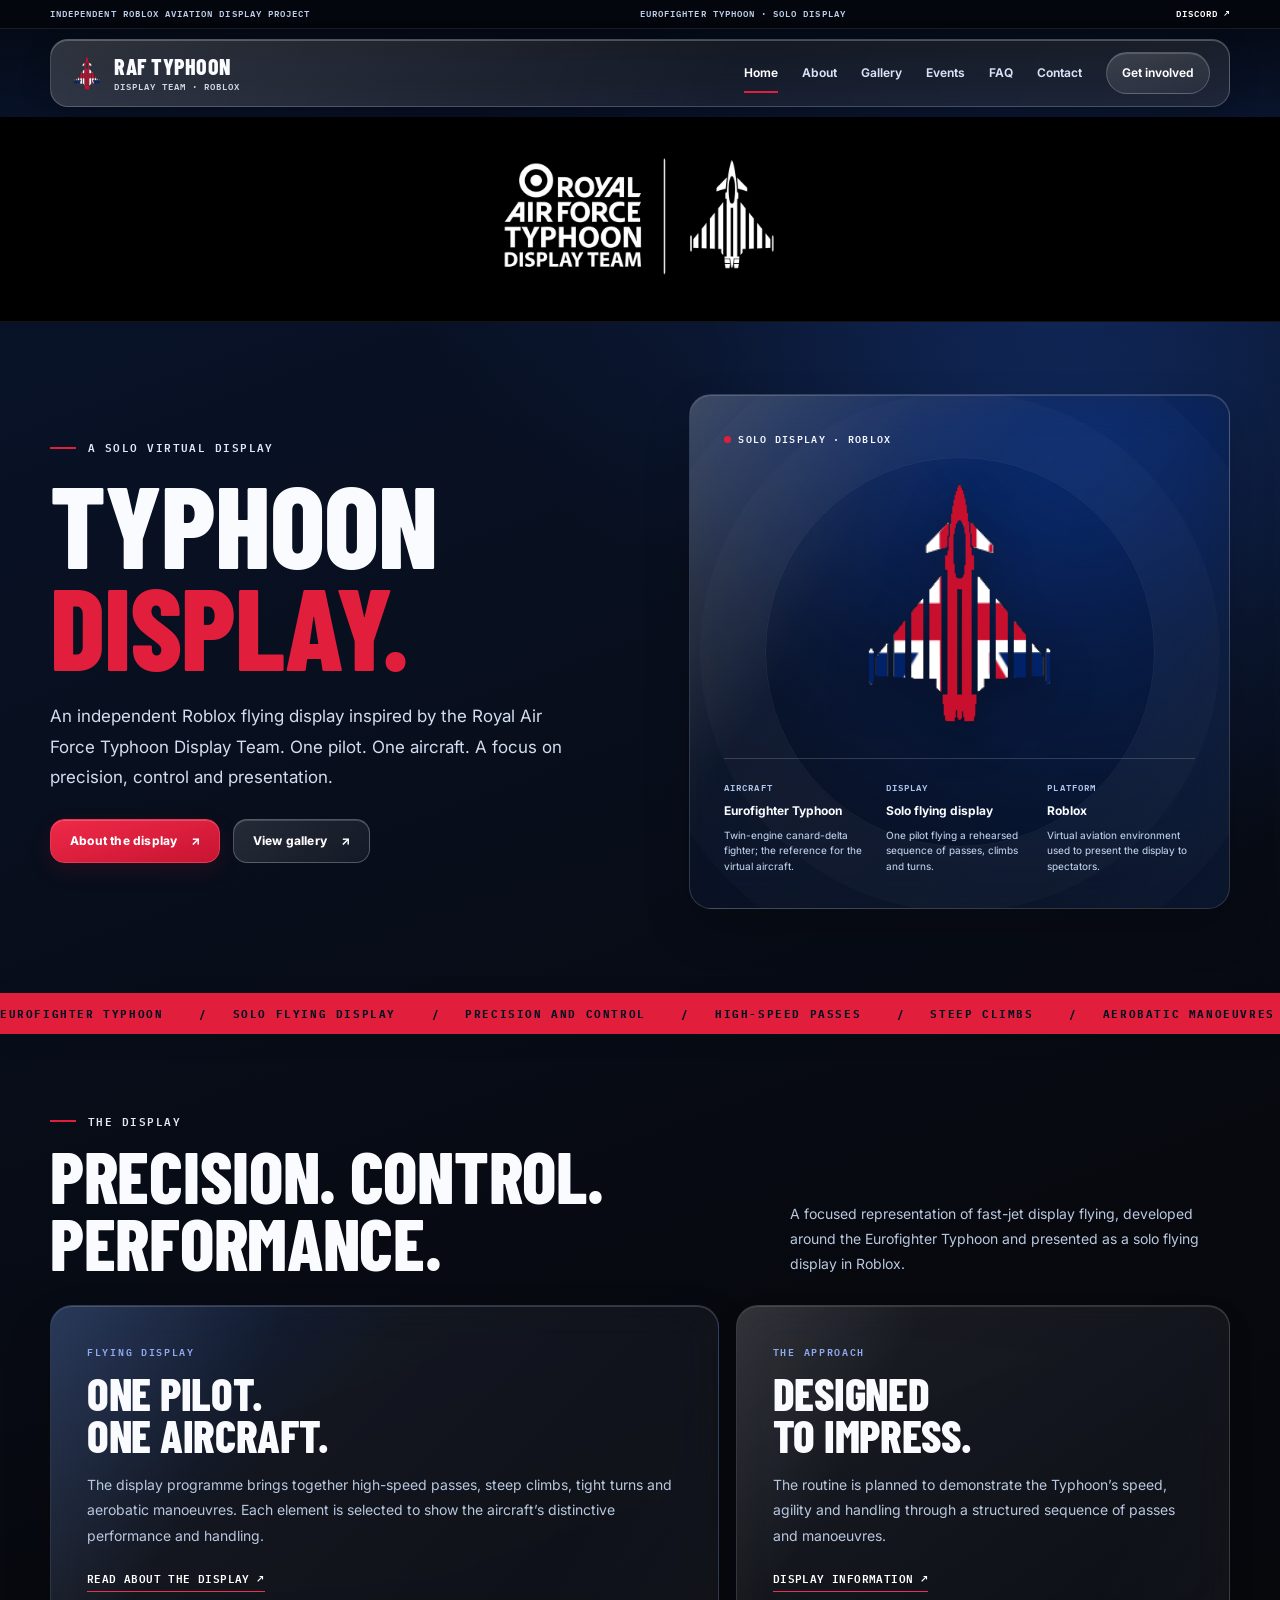
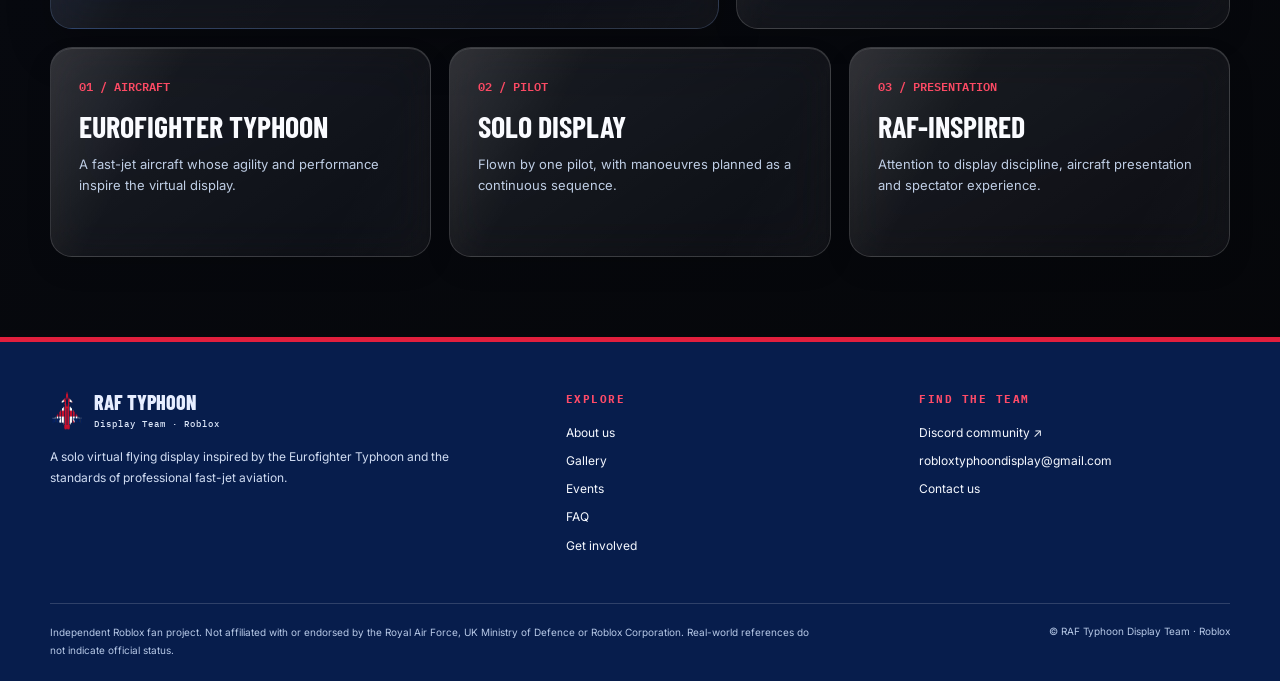
<file: index.html>
<!DOCTYPE html>

<html lang="en"><head><meta charset="utf-8"/><meta content="width=device-width,initial-scale=1" name="viewport"/><meta content="dark" name="color-scheme"/><meta content="#070a10" name="theme-color"/><meta content="Independent Roblox RAF Typhoon Display Team — a solo virtual flying display inspired by the Eurofighter Typhoon." name="description"/><meta content="20261025g2" name="site-version"/><link href="[data-uri]" rel="icon"/><title>Home | RAF Typhoon Display Team</title><link href="https://fonts.googleapis.com" rel="preconnect"/><link crossorigin="" href="https://fonts.gstatic.com" rel="preconnect"/><link href="https://fonts.googleapis.com/css2?family=Barlow+Condensed:wght@500;600;700;800&amp;family=IBM+Plex+Mono:wght@500;600;700&amp;family=Inter:wght@400;500;600;700;800&amp;display=swap" rel="stylesheet"/><style>
:root{--bg:#070a10;--black:#050609;--deep:#0a1530;--blue:#0c2765;--blue-bright:#19469e;--red:#e11f3d;--white:#fafbff;--muted:#b9c8df;--line:rgba(240,247,255,.15);--glass:rgba(240,247,255,.075);--radius:22px;--font:Inter,system-ui,Arial,sans-serif;--display:'Barlow Condensed',Impact,Arial Narrow,sans-serif;--mono:'IBM Plex Mono',monospace}
*,*::before,*::after{box-sizing:border-box}html{scroll-behavior:smooth;overflow-x:clip}body{margin:0;background:var(--bg);color:var(--white);font-family:var(--font);font-size:14px;line-height:1.6;-webkit-font-smoothing:antialiased;overflow-x:hidden}button,input,textarea,select{font:inherit}a{color:inherit}button{cursor:pointer}img{display:block;max-width:100%}h1,h2,h3,p{margin:0}.container{width:min(1180px,calc(100% - 48px));margin-inline:auto}.muted{color:var(--muted)}.mono{font-family:var(--mono);text-transform:uppercase;font-size:11px;letter-spacing:1.7px}.page-shell{min-height:100vh;background:radial-gradient(ellipse 58% 440px at 82% 12%,rgba(30,75,176,.23),transparent 85%),linear-gradient(160deg,#09152e 0%,#07090f 58%,#050608 100%)}
/* Restraint: translucent glass only for primary surfaces, with edge illumination */
.glass{position:relative;isolation:isolate;border:1px solid rgba(255,255,255,.16);background:linear-gradient(148deg,rgba(255,255,255,.115) 0%,rgba(255,255,255,.045) 32%,rgba(255,255,255,.025) 66%,rgba(153,181,244,.065) 100%);-webkit-backdrop-filter:blur(20px) saturate(145%);backdrop-filter:blur(20px) saturate(145%);box-shadow:inset 0 1px 0 rgba(255,255,255,.16),0 22px 46px rgba(0,0,0,.20);border-radius:var(--radius);overflow:hidden}
.glass:before{content:'';pointer-events:none;position:absolute;inset:0;border-radius:inherit;background:linear-gradient(118deg,rgba(255,255,255,.10),transparent 29%,transparent 76%,rgba(255,255,255,.02));z-index:-1}.glass.soft{background:linear-gradient(145deg,rgba(255,255,255,.085),rgba(255,255,255,.028));box-shadow:inset 0 1px 0 rgba(255,255,255,.12),0 12px 26px rgba(0,0,0,.12)}
.site-top{background:#03060d;border-bottom:1px solid rgba(255,255,255,.09);color:#bfcee8}.site-top .container{display:flex;justify-content:space-between;gap:16px;align-items:center;min-height:28px;font:600 9px/1.3 var(--mono);letter-spacing:1.05px;text-transform:uppercase}.top-discord{text-decoration:none;color:#fff}.top-discord:hover{color:#ff6580}
.nav-wrap{position:sticky;top:0;z-index:30;padding:10px 0;background:linear-gradient(180deg,rgba(3,5,9,.62),rgba(3,5,9,.10));-webkit-backdrop-filter:blur(7px);backdrop-filter:blur(7px)}.nav-glass{display:flex;align-items:center;justify-content:space-between;gap:20px;min-height:68px;padding:8px 19px;border-radius:18px;background:linear-gradient(112deg,rgba(255,255,255,.17),rgba(255,255,255,.065) 58%,rgba(255,255,255,.09));border:1px solid rgba(255,255,255,.20);box-shadow:inset 0 1px rgba(255,255,255,.23),0 12px 30px rgba(0,0,0,.2);-webkit-backdrop-filter:blur(30px) saturate(150%);backdrop-filter:blur(30px) saturate(150%)}.brand{display:flex;gap:10px;align-items:center;text-decoration:none;flex-shrink:0;max-width:240px}.brand img{width:34px;height:38px;object-fit:contain}.brand strong{display:block;font:800 22px/1 var(--display);letter-spacing:.5px;text-transform:uppercase}.brand span{display:block;color:#cfd7e6;font:600 9px/1.2 var(--mono);letter-spacing:1px;text-transform:uppercase;margin-top:4px}.nav-links{display:flex;align-items:center;gap:24px}.nav-links a{font-size:12px;font-weight:650;text-decoration:none;color:#d8e2f6;position:relative;white-space:nowrap;transition:color .2s}.nav-links a:hover,.nav-links a.active{color:#fff}.nav-links a:not(.nav-pill)::after{content:'';position:absolute;bottom:-10px;left:0;width:0;height:2px;background:var(--red);transition:width .22s}.nav-links a:not(.nav-pill):hover::after,.nav-links a.active:not(.nav-pill)::after{width:100%}.nav-links .nav-pill{border:1px solid rgba(255,255,255,.20);padding:10px 15px;border-radius:24px;color:#fff;background:linear-gradient(165deg,rgba(255,255,255,.15),rgba(255,255,255,.05));box-shadow:inset 0 1px rgba(255,255,255,.17)}.nav-links .nav-pill:hover{background:linear-gradient(165deg,#ee2c48,#aa142b)}.mobile-toggle{display:none;border:1px solid rgba(255,255,255,.25);background:rgba(255,255,255,.08);color:#fff;border-radius:12px;width:42px;height:39px;align-items:center;justify-content:center;font-size:19px}
.brand-band{height:205px;background:#000;display:grid;place-items:center;overflow:hidden;border-bottom:1px solid rgba(255,255,255,.08)}.brand-band img{width:min(680px,88vw);height:190px;object-fit:contain}
.eyebrow{display:flex;align-items:center;gap:12px;color:#e1e9f6;text-transform:uppercase;font:600 11px/1.35 var(--mono);letter-spacing:1.45px}.eyebrow:before{content:'';width:26px;height:2px;background:var(--red);flex:none}.section{padding:80px 0}.section-top{display:flex;align-items:end;justify-content:space-between;gap:28px;margin-bottom:28px}.section-top>p{max-width:440px;color:var(--muted);line-height:1.8}.section-title{font:800 clamp(45px,5.6vw,76px)/.94 var(--display);text-transform:uppercase;letter-spacing:-.3px;margin:13px 0 0}.lead{color:#d2deef;font-size:17px;line-height:1.8}
.hero{padding:72px 0 84px;overflow:hidden;position:relative}.hero:before{content:'';pointer-events:none;position:absolute;right:-18%;top:-40%;width:850px;height:850px;border-radius:50%;background:radial-gradient(circle,rgba(25,73,171,.31),transparent 68%)}.hero-layout{position:relative;display:grid;grid-template-columns:1.03fr .97fr;gap:65px;align-items:center}.hero h1{font:800 clamp(72px,9vw,128px)/.88 var(--display);letter-spacing:-1px;text-transform:uppercase;margin:18px 0 25px}.hero h1 em{font-style:normal;color:var(--red)}.hero .lead{max-width:530px;font-size:17px;margin-bottom:26px}.action-group{display:flex;align-items:center;gap:12px;flex-wrap:wrap}.button{display:inline-flex;align-items:center;justify-content:center;gap:14px;min-height:44px;padding:11px 19px;border-radius:14px;border:1px solid rgba(255,255,255,.25);font-weight:750;font-size:12px;letter-spacing:.2px;text-decoration:none;transition:background .25s,transform .25s,box-shadow .25s;color:#fff;background:linear-gradient(135deg,rgba(255,255,255,.12),rgba(255,255,255,.05));-webkit-backdrop-filter:blur(10px);backdrop-filter:blur(10px);box-shadow:inset 0 1px rgba(255,255,255,.16)}.button:hover{transform:translateY(-2px);background:rgba(255,255,255,.17)}.button.red{border-color:#e63852;background:linear-gradient(165deg,#ef2a48,#c71432);box-shadow:inset 0 1px rgba(255,255,255,.2),0 8px 22px rgba(202,20,50,.13)}.button.red:hover{background:linear-gradient(165deg,#ff3755,#d41937);box-shadow:0 12px 30px rgba(202,20,50,.23)}.button:focus-visible,a:focus-visible,summary:focus-visible{outline:2px solid #97b7ff;outline-offset:3px}
.identity-card{aspect-ratio:1.08;min-height:420px;padding:40px;display:flex;flex-direction:column;justify-content:space-between;background:linear-gradient(132deg,rgba(213,228,255,.16),rgba(115,155,243,.04) 36%,rgba(8,30,70,.40) 100%)}.identity-card::after{content:'';position:absolute;width:390px;height:390px;top:50%;left:50%;transform:translate(-50%,-50%);border-radius:50%;border:1px solid rgba(255,255,255,.07);box-shadow:0 0 0 65px rgba(255,255,255,.018),0 0 0 130px rgba(255,255,255,.014);pointer-events:none;z-index:-1}.identity-card .id-top{display:flex;justify-content:space-between;gap:12px;position:relative;z-index:1}.id-type{font:600 10px var(--mono);letter-spacing:1.3px;color:#f4f7ff;text-transform:uppercase}.status-dot{width:7px;height:7px;display:inline-block;border-radius:50%;background:var(--red);margin-right:7px}.identity-emblem{width:min(70%,235px);margin:auto;filter:drop-shadow(0 16px 22px rgba(0,0,0,.36));animation:very-subtle-float 7s ease-in-out infinite}.id-bottom{position:relative;z-index:1;display:grid;grid-template-columns:repeat(3,1fr);gap:12px;padding-top:18px;border-top:1px solid rgba(255,255,255,.17)}.id-bottom span{display:block;font:600 9px var(--mono);letter-spacing:1.05px;color:#b1c5ec;text-transform:uppercase}.id-bottom strong{display:block;font:700 12px/1.4 var(--font);margin-top:5px}
.ticker{background:var(--red);overflow:hidden;white-space:nowrap;height:41px;display:flex;align-items:center;box-shadow:0 4px 23px rgba(0,0,0,.12)}.ticker-inner{display:flex;gap:0;min-width:max-content;animation:ticker-scroll 46s linear infinite}.ticker-inner>span{font:700 11px var(--mono);letter-spacing:1.6px;text-transform:uppercase;color:#080e22;padding-right:25px}.ticker-inner>span::after{content:' /';margin-left:27px;color:#080e22}
.two-grid{display:grid;grid-template-columns:1.15fr .85fr;gap:17px}.info-panel{padding:36px}.info-panel .section-title{font-size:45px;margin:12px 0 16px}.info-panel p{color:var(--muted);line-height:1.8}.panel-label{font:600 10px var(--mono);letter-spacing:1.7px;color:#8faaf0;text-transform:uppercase}.three-grid{display:grid;grid-template-columns:repeat(3,1fr);gap:18px}.info-tile{padding:28px;min-height:210px}.info-tile h3{font:700 30px/1 var(--display);text-transform:uppercase;margin:15px 0 13px}.info-tile p{font-size:13px;color:#bfcee5}.info-tile .count{font:600 12px var(--mono);color:#fc4a64}.tiny-link{display:inline-block;text-decoration:none;font:600 11px var(--mono);letter-spacing:.4px;color:#fff;margin-top:20px;border-bottom:1px solid #ec3150;padding-bottom:4px}.tiny-link:hover{color:#ff6980}.glass-highlight{background:linear-gradient(135deg,rgba(37,79,157,.37),rgba(255,255,255,.055) 38%,rgba(255,255,255,.03));border:1px solid rgba(157,194,255,.21)}
.page-hero{padding:72px 0 60px;border-bottom:1px solid rgba(255,255,255,.08);background:radial-gradient(ellipse at 80% 30%,rgba(30,77,180,.21),transparent 56%)}.page-hero .section-title{font-size:clamp(60px,8.2vw,110px);margin:16px 0 16px}.page-hero .lead{max-width:750px}.content-text p{font-size:14px;color:#c4d1e5;line-height:1.9;margin-bottom:17px}.content-text p:last-child{margin-bottom:0}
.gallery-grid{display:grid;grid-template-columns:repeat(3,1fr);gap:18px}.photo-slot{aspect-ratio:1.22;background:linear-gradient(140deg,rgba(26,65,149,.4),rgba(255,255,255,.045) 45%,rgba(2,8,20,.7));border:1px solid rgba(255,255,255,.13);border-radius:20px;display:flex;flex-direction:column;justify-content:space-between;padding:24px;overflow:hidden;position:relative}.photo-slot::before{content:'';position:absolute;inset:0;background:linear-gradient(120deg,transparent 18%,rgba(255,255,255,.08) 38%,transparent 56%);opacity:.8}.photo-slot .photo-index{z-index:1;color:#b8c9ef;font:600 11px var(--mono);letter-spacing:1.8px}.photo-slot .photo-bottom{z-index:1;display:flex;justify-content:space-between;align-items:end;gap:15px}.photo-slot strong{font:700 28px/1 var(--display);text-transform:uppercase}.photo-slot small{font:600 10px var(--mono);letter-spacing:.7px;color:#a7bade}.photo-slot img{position:absolute;inset:0;width:100%;height:100%;object-fit:cover}.photo-slot:has(img)::before{z-index:1;background:linear-gradient(180deg,transparent 55%,rgba(0,0,0,.65));opacity:1}.photo-slot:has(img) .photo-index,.photo-slot:has(img) .photo-bottom{z-index:2}.photo-empty-note{color:#c6d2e5;max-width:750px;font-size:14px;line-height:1.7;margin-top:24px}
.notice{padding:26px;display:flex;gap:22px;align-items:center;justify-content:space-between}.notice h3{font:700 30px var(--display);text-transform:uppercase}.notice p{color:#cfdbec;font-size:13px;margin-top:8px}.faq-group{display:grid;gap:14px}.faq-item{border-radius:18px}.faq-item summary{list-style:none;cursor:pointer;padding:22px 26px;display:flex;justify-content:space-between;gap:12px;font-weight:700;font-size:14px}.faq-item summary::-webkit-details-marker{display:none}.faq-item summary:after{content:'+';font:500 24px/1 var(--mono);color:#e64a64}.faq-item[open] summary:after{content:'−'}.faq-item .answer{padding:0 26px 23px;color:#c1d1e9;line-height:1.8}
.form-layout{display:grid;grid-template-columns:1.35fr .65fr;gap:20px;align-items:start}.form-panel{padding:30px}.form-panel h2{font:700 33px var(--display);text-transform:uppercase;margin-bottom:8px}.form-intro{color:#c4d2e8;font-size:13px;margin-bottom:24px}.fields{display:grid;grid-template-columns:repeat(2,1fr);gap:18px}.field{display:flex;flex-direction:column;gap:7px;min-width:0}.field.full{grid-column:1/-1}.field label{font-size:12px;font-weight:700;color:#f4f7ff}.field label .optional{font-weight:400;color:#90a8d1}.field input,.field select,.field textarea{width:100%;min-height:46px;border:1px solid rgba(255,255,255,.18);background:rgba(1,7,20,.40);color:#fff;border-radius:12px;padding:12px 13px;outline:none;transition:border-color .15s,box-shadow .15s}.field textarea{min-height:126px;resize:vertical}.field select option{background:#0c1e43;color:#fff}.field input::placeholder,.field textarea::placeholder{color:#8595b4}.field input:focus,.field select:focus,.field textarea:focus{border-color:#92b2ff;box-shadow:0 0 0 3px rgba(70,122,245,.18)}.field input.is-invalid,.field select.is-invalid,.field textarea.is-invalid{border-color:#ff4e69;box-shadow:0 0 0 3px rgba(236,46,76,.15);background:rgba(70,9,21,.31)}.field-error{color:#ff9eae;min-height:0;font-size:11px}.field-error:empty{display:none}.field-checkbox{display:flex;gap:11px;align-items:flex-start;grid-column:1/-1}.field-checkbox input{width:18px;height:18px;accent-color:#e11f3d;margin-top:2px;flex:none}.field-checkbox label{font-size:12px;color:#e2e9f6}.field-checkbox .field-error{display:block}.form-actions{display:flex;flex-wrap:wrap;align-items:center;gap:13px;margin-top:22px}.form-feedback{color:#c7e3fc;font-size:12px;margin-top:14px;min-height:20px}.form-note{font-size:11px;color:#9fb3d5;margin-top:16px}.side-stack{display:grid;gap:14px}.side-card{padding:24px}.side-card h3{font:700 25px var(--display);text-transform:uppercase;margin-bottom:10px}.side-card p,.side-card a{font-size:13px;line-height:1.8;color:#cfdaed;overflow-wrap:anywhere}.side-card a:hover{color:#fff}.side-card .panel-label{margin-bottom:11px;display:block}
.site-footer{border-top:5px solid var(--red);background:#071d4c;color:#e7eeff;padding:46px 0 22px}.footer-grid{display:grid;grid-template-columns:1.22fr .75fr .9fr;gap:8%;padding-bottom:39px}.footer-brand{display:flex;gap:10px;align-items:center;text-decoration:none;margin-bottom:12px}.footer-brand img{width:34px;height:46px;object-fit:contain}.footer-brand strong{display:block;font:800 20px/1 var(--display);text-transform:uppercase}.footer-brand span{display:block;font:500 9px var(--mono);letter-spacing:1px;color:#dce6f8;margin-top:6px}.site-footer p{font-size:12px;line-height:1.8;color:#d0dcf2}.footer-col h3{font:700 11px var(--mono);text-transform:uppercase;letter-spacing:1.5px;color:#ff4b68;margin:4px 0 17px}.footer-col a{display:block;text-decoration:none;font-size:12px;margin-bottom:9px;color:#f6f9ff;overflow-wrap:anywhere}.footer-col a:hover{color:#ff6982}.footer-bottom{border-top:1px solid rgba(255,255,255,.16);padding-top:19px;display:flex;justify-content:space-between;gap:28px}.footer-bottom p{max-width:760px;font-size:10px;color:#b6c8e6}.footer-bottom span{font-size:10px;line-height:1.7;color:#b6c8e6;white-space:nowrap}
.reveal{opacity:1;transform:none}.reveal.visible{opacity:1;transform:none}
@keyframes very-subtle-float{0%,100%{transform:translateY(0)}50%{transform:translateY(-7px)}}@keyframes ticker-scroll{to{transform:translateX(-50%)}}
@media(max-width:1080px){.nav-links{gap:14px}.hero-layout{gap:26px}.identity-card{min-height:360px}}
@media(max-width:900px){.mobile-toggle{display:flex}.nav-glass{position:relative}.nav-links{display:none;position:absolute;top:calc(100% + 10px);left:0;right:0;flex-direction:column;align-items:stretch;gap:0;padding:12px 18px;background:rgba(12,22,47,.96);border-radius:18px;border:1px solid rgba(255,255,255,.22);-webkit-backdrop-filter:blur(24px);backdrop-filter:blur(24px);box-shadow:0 20px 32px rgba(0,0,0,.36)}.nav-links.open{display:flex}.nav-links a{padding:12px}.nav-links a:not(.nav-pill)::after{bottom:3px}.nav-links .nav-pill{margin-top:10px}.hero-layout{grid-template-columns:1fr}.identity-card{max-width:570px;width:100%;margin:8px auto 0}.section-top{display:block}.section-top>p{margin-top:16px}.form-layout{grid-template-columns:1fr}.footer-grid{grid-template-columns:1fr 1fr;gap:35px}.footer-grid>div:first-child{grid-column:1/-1}.two-grid{grid-template-columns:1fr}.three-grid{grid-template-columns:1fr 1fr}.gallery-grid{grid-template-columns:repeat(2,1fr)}}
@media(max-width:600px){.container{width:calc(100% - 28px)}.site-top .container{min-height:26px}.site-top .top-long{display:none}.nav-glass{min-height:64px;padding:7px 11px}.brand strong{font-size:18px}.brand span{font-size:8px}.brand img{width:30px;height:34px}.brand-band{height:125px}.brand-band img{height:117px}.hero{padding:47px 0 60px}.hero h1{font-size:clamp(64px,17vw,92px)}.identity-card{min-height:330px;padding:22px}.identity-card .id-top{flex-wrap:wrap}.id-bottom{gap:5px}.id-bottom strong{font-size:10px}.section{padding:59px 0}.section-title{font-size:52px}.page-hero{padding:50px 0 47px}.page-hero .section-title{font-size:70px}.three-grid,.gallery-grid,.fields{grid-template-columns:1fr}.info-panel,.info-tile,.form-panel{padding:23px}.notice{display:block}.notice .button{margin-top:16px}.footer-grid{display:block}.footer-grid>div{margin-bottom:26px}.footer-bottom{display:block}.footer-bottom span{display:block;margin-top:12px}.form-actions .button{width:100%}}
@media(prefers-reduced-motion:reduce){*,*::before,*::after{animation-duration:.001ms!important;transition-duration:.001ms!important;scroll-behavior:auto!important}.reveal{opacity:1;transform:none}}


/* Extended flight notes without numbered identity markers */
.identity-card .id-top { align-items:center }
.id-bottom { gap:14px; padding-top:20px }
.id-bottom>div { min-width:0 }
.id-bottom strong { font-size:12px; line-height:1.45; margin-top:7px }
.id-bottom small { display:block; font-size:10px; line-height:1.55; color:#bed0eb; font-weight:450; margin-top:8px }
.profile-notes { display:grid; gap:12px; margin-top:17px }
.profile-note { padding:21px 22px; min-height:0 }
.profile-note h3 { font-size:30px; margin:10px 0 8px }
.profile-note p { font-size:13px; line-height:1.75; margin:0 }
/* Transparent vertical event list */
.events-list { display:grid; gap:15px }
.event-row { display:grid; grid-template-columns:100px 1fr auto; gap:25px; padding:23px 27px; align-items:center }
.event-date { border-right:1px solid rgba(255,255,255,.14); padding-right:20px; align-self:stretch; display:flex; flex-direction:column; justify-content:center }
.event-date strong { font:800 33px/1 var(--display); color:#fff; letter-spacing:.2px }
.event-date span { font:600 10px var(--mono); text-transform:uppercase; color:#adbfdb; letter-spacing:1px; margin-top:9px }
.event-detail .panel-label { margin-bottom:8px }
.event-detail h3 { font:700 29px/1.1 var(--display); text-transform:uppercase; margin:0 0 7px }
.event-detail p { max-width:750px; line-height:1.7; color:var(--muted); margin:0 }
.event-status { border:1px solid rgba(255,255,255,.20); border-radius:999px; padding:8px 12px; font:700 10px var(--mono); color:#dce6fa; text-transform:uppercase; white-space:nowrap }
.event-actions { margin-top:25px; display:flex; flex-wrap:wrap; align-items:center; justify-content:space-between; gap:18px }
.event-actions p { color:var(--muted); max-width:520px }
.photo-slot .photo-bottom { align-items:center; justify-content:start }
.photo-slot .photo-bottom strong { font-size:23px }
/* Submission states */
.form-feedback.feedback-error { color:#ffa4b3 }
.form-feedback.feedback-success { color:#a5efca }
.form-actions button:disabled { opacity:.62; cursor:wait }
.honeypot { position:absolute; left:-10000px; width:1px; height:1px; opacity:0; overflow:hidden; pointer-events:none }
@media(max-width:900px){.event-row{grid-template-columns:90px 1fr}.event-status{grid-column:2;justify-self:start}}
@media(max-width:600px){.event-row{grid-template-columns:65px 1fr;gap:13px;padding:18px}.event-date strong{font-size:26px}.event-date span{font-size:9px}.event-detail h3{font-size:24px}.id-bottom{grid-template-columns:1fr;gap:12px}.id-bottom>div{display:grid;grid-template-columns:72px 1fr;gap:4px 10px;padding-bottom:11px;border-bottom:1px solid rgba(255,255,255,.10)}.id-bottom>div:last-child{border-bottom:0}.id-bottom span{grid-row:1/3;padding-top:4px}.id-bottom strong{margin:0}.id-bottom small{margin-top:0;grid-column:2}.identity-card{min-height:410px;aspect-ratio:auto}.identity-emblem{width:min(54%,200px)}}

.identity-card{min-height:515px;aspect-ratio:auto;padding:34px}.identity-emblem{width:min(64%,215px)}
@media(max-width:600px){.identity-card{min-height:480px;aspect-ratio:auto}}
</style></head><body><div class="page-shell"><div class="site-top"><div class="container"><span class="top-long">Independent Roblox aviation display project</span><span>EUROFIGHTER TYPHOON · SOLO DISPLAY</span><a class="top-discord" href="https://discord.gg/n3kNeAZ9rC" rel="noopener noreferrer" target="_blank">DISCORD ↗</a></div></div><div class="nav-wrap"><div class="container"><header class="nav-glass"><a aria-label="Return to home" class="brand" href="./index.html?v=20261025navfix7"><img alt="" src="[data-uri]"/><div><strong>RAF Typhoon</strong><span>Display Team · Roblox</span></div></a><button aria-controls="main-nav" aria-expanded="false" aria-label="Open menu" class="mobile-toggle" id="menu-toggle">☰</button><nav aria-label="Main navigation" class="nav-links" id="main-nav"><a aria-current="page" class="active" href="./index.html?v=20261025navfix7">Home</a><a class="" href="./about-us.html?v=20261025navfix7">About</a><a class="" href="./gallery.html?v=20261025navfix7">Gallery</a><a class="" href="./events.html?v=20261025navfix7">Events</a><a class="" href="./faq.html?v=20261025navfix7">FAQ</a><a class="" href="./contact-us.html?v=20261025navfix7">Contact</a><a class="nav-pill" href="./apply.html?v=20261025navfix7">Get involved</a></nav></header></div></div><div class="brand-band"><img alt="RAF Typhoon Display Team branding" src="[data-uri]"/></div><main id="main-content"><section class="hero"><div class="container hero-layout"><div><div class="eyebrow">A solo virtual display</div><h1>TYPHOON<br/><em>DISPLAY.</em></h1><p class="lead">An independent Roblox flying display inspired by the Royal Air Force Typhoon Display Team. One pilot. One aircraft. A focus on precision, control and presentation.</p><div class="action-group"><a class="button red" href="./about-us.html?v=20261025navfix7">About the display <span aria-hidden="true">↗</span></a><a class="button" href="./gallery.html?v=20261025navfix7">View gallery <span aria-hidden="true">↗</span></a></div></div><div class="identity-card glass"><div class="id-top"><div class="id-type"><span class="status-dot"></span>SOLO DISPLAY · ROBLOX</div></div><img alt="Red, white and blue Typhoon silhouette" class="identity-emblem" src="[data-uri]"/><div class="id-bottom"><div><span>Aircraft</span><strong>Eurofighter Typhoon</strong><small>Twin-engine canard-delta fighter; the reference for the virtual aircraft.</small></div><div><span>Display</span><strong>Solo flying display</strong><small>One pilot flying a rehearsed sequence of passes, climbs and turns.</small></div><div><span>Platform</span><strong>Roblox</strong><small>Virtual aviation environment used to present the display to spectators.</small></div></div></div></div></section><div aria-label="Display characteristics" class="ticker"><div class="ticker-inner"><span>EUROFIGHTER TYPHOON</span><span>SOLO FLYING DISPLAY</span><span>PRECISION AND CONTROL</span><span>HIGH-SPEED PASSES</span><span>STEEP CLIMBS</span><span>AEROBATIC MANOEUVRES</span><span>DISPLAY SEQUENCE</span><span>VIRTUAL AVIATION</span><span>EUROFIGHTER TYPHOON</span><span>SOLO FLYING DISPLAY</span><span>PRECISION AND CONTROL</span><span>HIGH-SPEED PASSES</span><span>STEEP CLIMBS</span><span>AEROBATIC MANOEUVRES</span><span>DISPLAY SEQUENCE</span><span>VIRTUAL AVIATION</span></div></div><section class="section"><div class="container"><div class="section-top reveal"><div><div class="eyebrow">The display</div><h2 class="section-title">PRECISION. CONTROL.<br/>PERFORMANCE.</h2></div><p>A focused representation of fast-jet display flying, developed around the Eurofighter Typhoon and presented as a solo flying display in Roblox.</p></div><div class="two-grid"><article class="info-panel glass glass-highlight reveal"><div class="panel-label">Flying display</div><h3 class="section-title">ONE PILOT.<br/>ONE AIRCRAFT.</h3><p>The display programme brings together high-speed passes, steep climbs, tight turns and aerobatic manoeuvres. Each element is selected to show the aircraft’s distinctive performance and handling.</p><a class="tiny-link" href="./about-us.html?v=20261025navfix7">READ ABOUT THE DISPLAY ↗</a></article><article class="info-panel glass soft reveal"><div class="panel-label">The approach</div><h3 class="section-title">DESIGNED<br/>TO IMPRESS.</h3><p>The routine is planned to demonstrate the Typhoon’s speed, agility and handling through a structured sequence of passes and manoeuvres.</p><a class="tiny-link" href="./events.html?v=20261025navfix7">DISPLAY INFORMATION ↗</a></article></div><div class="three-grid" style="margin-top:18px"><article class="glass soft info-tile reveal"><div class="count">01 / AIRCRAFT</div><h3>Eurofighter Typhoon</h3><p>A fast-jet aircraft whose agility and performance inspire the virtual display.</p></article><article class="glass soft info-tile reveal"><div class="count">02 / PILOT</div><h3>Solo Display</h3><p>Flown by one pilot, with manoeuvres planned as a continuous sequence.</p></article><article class="glass soft info-tile reveal"><div class="count">03 / PRESENTATION</div><h3>RAF-Inspired</h3><p>Attention to display discipline, aircraft presentation and spectator experience.</p></article></div></div></section></main><footer class="site-footer"><div class="container"><div class="footer-grid"><div><a class="footer-brand" href="./index.html?v=20261025navfix7"><img alt="" src="[data-uri]"/><div><strong>RAF Typhoon</strong><span>Display Team · Roblox</span></div></a><p>A solo virtual flying display inspired by the Eurofighter Typhoon and the standards of professional fast-jet aviation.</p></div><div class="footer-col"><h3>Explore</h3><a href="./about-us.html?v=20261025navfix7">About us</a><a href="./gallery.html?v=20261025navfix7">Gallery</a><a href="./events.html?v=20261025navfix7">Events</a><a href="./faq.html?v=20261025navfix7">FAQ</a><a href="./apply.html?v=20261025navfix7">Get involved</a></div><div class="footer-col"><h3>Find the team</h3><a href="https://discord.gg/n3kNeAZ9rC" rel="noopener noreferrer" target="_blank">Discord community ↗</a><a href="mailto:robloxtyphoondisplay@gmail.com">robloxtyphoondisplay@gmail.com</a><a href="./contact-us.html?v=20261025navfix7">Contact us</a></div></div><div class="footer-bottom"><p>Independent Roblox fan project. Not affiliated with or endorsed by the Royal Air Force, UK Ministry of Defence or Roblox Corporation. Real-world references do not indicate official status.</p><span>© RAF Typhoon Display Team · Roblox</span></div></div></footer></div><script>
(()=>{
const b=document.querySelector('#menu-toggle'),n=document.querySelector('#main-nav');
if(b&&n){b.addEventListener('click',()=>{const open=n.classList.toggle('open');b.setAttribute('aria-expanded',String(open));b.setAttribute('aria-label',open?'Close menu':'Open menu')});document.addEventListener('click',e=>{if(!b.contains(e.target)&&!n.contains(e.target)){n.classList.remove('open');b.setAttribute('aria-expanded','false')}})}
if('IntersectionObserver' in window){const obs=new IntersectionObserver(entries=>{entries.forEach(e=>{if(e.isIntersecting){e.target.classList.add('visible');obs.unobserve(e.target)}})},{threshold:.08});document.querySelectorAll('.reveal').forEach(el=>obs.observe(el))}else document.querySelectorAll('.reveal').forEach(el=>el.classList.add('visible'));
const form=document.querySelector('form[data-mail-form]');
if(!form)return;
const feedback=document.querySelector('#form-feedback');
const email='robloxtyphoondisplay@gmail.com';
function errorField(field,show){const wrap=field.closest('.field')||field.closest('.field-checkbox');const t=wrap?.querySelector('.field-error');const invalid=field.type==='checkbox'?!field.checked:(field.validity.valueMissing || (field.type==='email'&&!field.validity.valid));field.classList.toggle('is-invalid',show&&invalid);field.setAttribute('aria-invalid',show&&invalid?'true':'false');if(t)t.textContent=show&&invalid?(field.type==='email'&&!field.validity.valueMissing?'Enter a valid email address.':'Please complete this field.'):'';return !invalid}
function validate(){let first=null;form.querySelectorAll('[required]').forEach(f=>{if(!errorField(f,true)&&!first)first=f});if(first){first.focus();feedback.textContent='Please complete the fields highlighted in red.';return false}return true}
form.querySelectorAll('input,select,textarea').forEach(f=>{['input','change'].forEach(evt=>f.addEventListener(evt,()=>{if(f.getAttribute('aria-invalid')==='true')errorField(f,true)}))});
function draft(){let rows=[];new FormData(form).forEach((value,key)=>{if(value instanceof File)return;rows.push(`${key.replaceAll('_',' ').toUpperCase()}: ${value}`)});return rows.join('\n')}
function openMail(){if(!validate())return;const kind=form.dataset.mailForm==='application'?'Community enquiry':'Contact enquiry';const sub=form.querySelector('[name=subject]')?.value||form.querySelector('[name=interest]')?.value||kind;const subject=`RAF Typhoon Display Team — ${sub}`;const body=`${kind}\n\n${draft()}\n\nSent using my own email app.`;const url=`mailto:${email}?subject=${encodeURIComponent(subject)}&body=${encodeURIComponent(body)}`;feedback.textContent='Your email app should open with a prepared message. You must press Send in your email app to deliver it.';window.location.href=url}
form.addEventListener('submit',e=>{e.preventDefault();openMail()});
const copy=document.querySelector('#copy-message');if(copy)copy.addEventListener('click',async()=>{if(!validate())return;const msg=draft();try{await navigator.clipboard.writeText(msg);feedback.textContent='Details copied. Email them to robloxtyphoondisplay@gmail.com to send your message.'}catch{feedback.textContent='Copy could not run in this browser. Use “Open email app” instead.'}})
})();
</script></body></html>
</file>
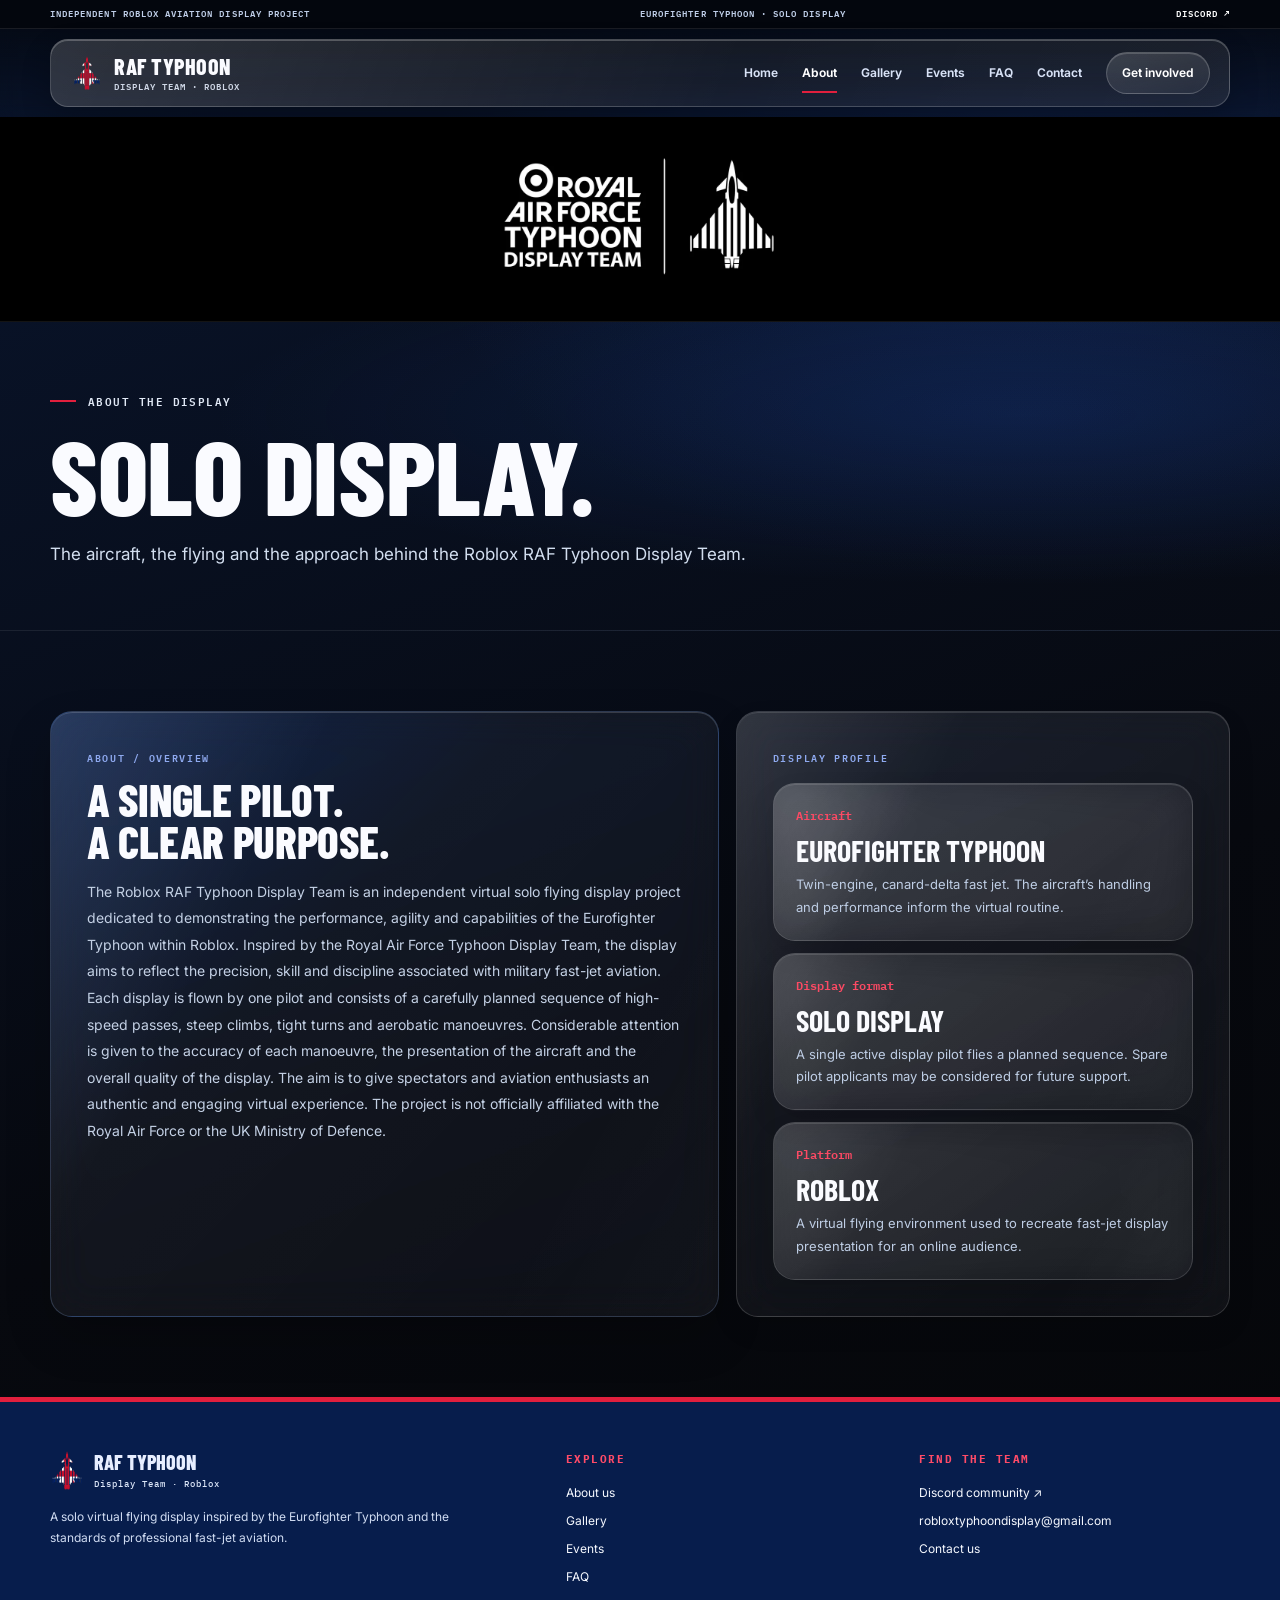
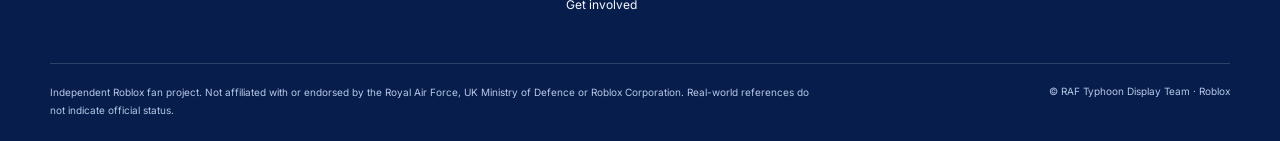
<file: about-us.html>
<!DOCTYPE html>

<html lang="en"><head><meta charset="utf-8"/><meta content="width=device-width,initial-scale=1" name="viewport"/><meta content="dark" name="color-scheme"/><meta content="#070a10" name="theme-color"/><meta content="Independent Roblox RAF Typhoon Display Team — a solo virtual flying display inspired by the Eurofighter Typhoon." name="description"/><meta content="20261025g2" name="site-version"/><link href="[data-uri]" rel="icon"/><title>About | RAF Typhoon Display Team</title><link href="https://fonts.googleapis.com" rel="preconnect"/><link crossorigin="" href="https://fonts.gstatic.com" rel="preconnect"/><link href="https://fonts.googleapis.com/css2?family=Barlow+Condensed:wght@500;600;700;800&amp;family=IBM+Plex+Mono:wght@500;600;700&amp;family=Inter:wght@400;500;600;700;800&amp;display=swap" rel="stylesheet"/><style>
:root{--bg:#070a10;--black:#050609;--deep:#0a1530;--blue:#0c2765;--blue-bright:#19469e;--red:#e11f3d;--white:#fafbff;--muted:#b9c8df;--line:rgba(240,247,255,.15);--glass:rgba(240,247,255,.075);--radius:22px;--font:Inter,system-ui,Arial,sans-serif;--display:'Barlow Condensed',Impact,Arial Narrow,sans-serif;--mono:'IBM Plex Mono',monospace}
*,*::before,*::after{box-sizing:border-box}html{scroll-behavior:smooth;overflow-x:clip}body{margin:0;background:var(--bg);color:var(--white);font-family:var(--font);font-size:14px;line-height:1.6;-webkit-font-smoothing:antialiased;overflow-x:hidden}button,input,textarea,select{font:inherit}a{color:inherit}button{cursor:pointer}img{display:block;max-width:100%}h1,h2,h3,p{margin:0}.container{width:min(1180px,calc(100% - 48px));margin-inline:auto}.muted{color:var(--muted)}.mono{font-family:var(--mono);text-transform:uppercase;font-size:11px;letter-spacing:1.7px}.page-shell{min-height:100vh;background:radial-gradient(ellipse 58% 440px at 82% 12%,rgba(30,75,176,.23),transparent 85%),linear-gradient(160deg,#09152e 0%,#07090f 58%,#050608 100%)}
/* Restraint: translucent glass only for primary surfaces, with edge illumination */
.glass{position:relative;isolation:isolate;border:1px solid rgba(255,255,255,.16);background:linear-gradient(148deg,rgba(255,255,255,.115) 0%,rgba(255,255,255,.045) 32%,rgba(255,255,255,.025) 66%,rgba(153,181,244,.065) 100%);-webkit-backdrop-filter:blur(20px) saturate(145%);backdrop-filter:blur(20px) saturate(145%);box-shadow:inset 0 1px 0 rgba(255,255,255,.16),0 22px 46px rgba(0,0,0,.20);border-radius:var(--radius);overflow:hidden}
.glass:before{content:'';pointer-events:none;position:absolute;inset:0;border-radius:inherit;background:linear-gradient(118deg,rgba(255,255,255,.10),transparent 29%,transparent 76%,rgba(255,255,255,.02));z-index:-1}.glass.soft{background:linear-gradient(145deg,rgba(255,255,255,.085),rgba(255,255,255,.028));box-shadow:inset 0 1px 0 rgba(255,255,255,.12),0 12px 26px rgba(0,0,0,.12)}
.site-top{background:#03060d;border-bottom:1px solid rgba(255,255,255,.09);color:#bfcee8}.site-top .container{display:flex;justify-content:space-between;gap:16px;align-items:center;min-height:28px;font:600 9px/1.3 var(--mono);letter-spacing:1.05px;text-transform:uppercase}.top-discord{text-decoration:none;color:#fff}.top-discord:hover{color:#ff6580}
.nav-wrap{position:sticky;top:0;z-index:30;padding:10px 0;background:linear-gradient(180deg,rgba(3,5,9,.62),rgba(3,5,9,.10));-webkit-backdrop-filter:blur(7px);backdrop-filter:blur(7px)}.nav-glass{display:flex;align-items:center;justify-content:space-between;gap:20px;min-height:68px;padding:8px 19px;border-radius:18px;background:linear-gradient(112deg,rgba(255,255,255,.17),rgba(255,255,255,.065) 58%,rgba(255,255,255,.09));border:1px solid rgba(255,255,255,.20);box-shadow:inset 0 1px rgba(255,255,255,.23),0 12px 30px rgba(0,0,0,.2);-webkit-backdrop-filter:blur(30px) saturate(150%);backdrop-filter:blur(30px) saturate(150%)}.brand{display:flex;gap:10px;align-items:center;text-decoration:none;flex-shrink:0;max-width:240px}.brand img{width:34px;height:38px;object-fit:contain}.brand strong{display:block;font:800 22px/1 var(--display);letter-spacing:.5px;text-transform:uppercase}.brand span{display:block;color:#cfd7e6;font:600 9px/1.2 var(--mono);letter-spacing:1px;text-transform:uppercase;margin-top:4px}.nav-links{display:flex;align-items:center;gap:24px}.nav-links a{font-size:12px;font-weight:650;text-decoration:none;color:#d8e2f6;position:relative;white-space:nowrap;transition:color .2s}.nav-links a:hover,.nav-links a.active{color:#fff}.nav-links a:not(.nav-pill)::after{content:'';position:absolute;bottom:-10px;left:0;width:0;height:2px;background:var(--red);transition:width .22s}.nav-links a:not(.nav-pill):hover::after,.nav-links a.active:not(.nav-pill)::after{width:100%}.nav-links .nav-pill{border:1px solid rgba(255,255,255,.20);padding:10px 15px;border-radius:24px;color:#fff;background:linear-gradient(165deg,rgba(255,255,255,.15),rgba(255,255,255,.05));box-shadow:inset 0 1px rgba(255,255,255,.17)}.nav-links .nav-pill:hover{background:linear-gradient(165deg,#ee2c48,#aa142b)}.mobile-toggle{display:none;border:1px solid rgba(255,255,255,.25);background:rgba(255,255,255,.08);color:#fff;border-radius:12px;width:42px;height:39px;align-items:center;justify-content:center;font-size:19px}
.brand-band{height:205px;background:#000;display:grid;place-items:center;overflow:hidden;border-bottom:1px solid rgba(255,255,255,.08)}.brand-band img{width:min(680px,88vw);height:190px;object-fit:contain}
.eyebrow{display:flex;align-items:center;gap:12px;color:#e1e9f6;text-transform:uppercase;font:600 11px/1.35 var(--mono);letter-spacing:1.45px}.eyebrow:before{content:'';width:26px;height:2px;background:var(--red);flex:none}.section{padding:80px 0}.section-top{display:flex;align-items:end;justify-content:space-between;gap:28px;margin-bottom:28px}.section-top>p{max-width:440px;color:var(--muted);line-height:1.8}.section-title{font:800 clamp(45px,5.6vw,76px)/.94 var(--display);text-transform:uppercase;letter-spacing:-.3px;margin:13px 0 0}.lead{color:#d2deef;font-size:17px;line-height:1.8}
.hero{padding:72px 0 84px;overflow:hidden;position:relative}.hero:before{content:'';pointer-events:none;position:absolute;right:-18%;top:-40%;width:850px;height:850px;border-radius:50%;background:radial-gradient(circle,rgba(25,73,171,.31),transparent 68%)}.hero-layout{position:relative;display:grid;grid-template-columns:1.03fr .97fr;gap:65px;align-items:center}.hero h1{font:800 clamp(72px,9vw,128px)/.88 var(--display);letter-spacing:-1px;text-transform:uppercase;margin:18px 0 25px}.hero h1 em{font-style:normal;color:var(--red)}.hero .lead{max-width:530px;font-size:17px;margin-bottom:26px}.action-group{display:flex;align-items:center;gap:12px;flex-wrap:wrap}.button{display:inline-flex;align-items:center;justify-content:center;gap:14px;min-height:44px;padding:11px 19px;border-radius:14px;border:1px solid rgba(255,255,255,.25);font-weight:750;font-size:12px;letter-spacing:.2px;text-decoration:none;transition:background .25s,transform .25s,box-shadow .25s;color:#fff;background:linear-gradient(135deg,rgba(255,255,255,.12),rgba(255,255,255,.05));-webkit-backdrop-filter:blur(10px);backdrop-filter:blur(10px);box-shadow:inset 0 1px rgba(255,255,255,.16)}.button:hover{transform:translateY(-2px);background:rgba(255,255,255,.17)}.button.red{border-color:#e63852;background:linear-gradient(165deg,#ef2a48,#c71432);box-shadow:inset 0 1px rgba(255,255,255,.2),0 8px 22px rgba(202,20,50,.13)}.button.red:hover{background:linear-gradient(165deg,#ff3755,#d41937);box-shadow:0 12px 30px rgba(202,20,50,.23)}.button:focus-visible,a:focus-visible,summary:focus-visible{outline:2px solid #97b7ff;outline-offset:3px}
.identity-card{aspect-ratio:1.08;min-height:420px;padding:40px;display:flex;flex-direction:column;justify-content:space-between;background:linear-gradient(132deg,rgba(213,228,255,.16),rgba(115,155,243,.04) 36%,rgba(8,30,70,.40) 100%)}.identity-card::after{content:'';position:absolute;width:390px;height:390px;top:50%;left:50%;transform:translate(-50%,-50%);border-radius:50%;border:1px solid rgba(255,255,255,.07);box-shadow:0 0 0 65px rgba(255,255,255,.018),0 0 0 130px rgba(255,255,255,.014);pointer-events:none;z-index:-1}.identity-card .id-top{display:flex;justify-content:space-between;gap:12px;position:relative;z-index:1}.id-type{font:600 10px var(--mono);letter-spacing:1.3px;color:#f4f7ff;text-transform:uppercase}.status-dot{width:7px;height:7px;display:inline-block;border-radius:50%;background:var(--red);margin-right:7px}.identity-emblem{width:min(70%,235px);margin:auto;filter:drop-shadow(0 16px 22px rgba(0,0,0,.36));animation:very-subtle-float 7s ease-in-out infinite}.id-bottom{position:relative;z-index:1;display:grid;grid-template-columns:repeat(3,1fr);gap:12px;padding-top:18px;border-top:1px solid rgba(255,255,255,.17)}.id-bottom span{display:block;font:600 9px var(--mono);letter-spacing:1.05px;color:#b1c5ec;text-transform:uppercase}.id-bottom strong{display:block;font:700 12px/1.4 var(--font);margin-top:5px}
.ticker{background:var(--red);overflow:hidden;white-space:nowrap;height:41px;display:flex;align-items:center;box-shadow:0 4px 23px rgba(0,0,0,.12)}.ticker-inner{display:flex;gap:0;min-width:max-content;animation:ticker-scroll 46s linear infinite}.ticker-inner>span{font:700 11px var(--mono);letter-spacing:1.6px;text-transform:uppercase;color:#080e22;padding-right:25px}.ticker-inner>span::after{content:' /';margin-left:27px;color:#080e22}
.two-grid{display:grid;grid-template-columns:1.15fr .85fr;gap:17px}.info-panel{padding:36px}.info-panel .section-title{font-size:45px;margin:12px 0 16px}.info-panel p{color:var(--muted);line-height:1.8}.panel-label{font:600 10px var(--mono);letter-spacing:1.7px;color:#8faaf0;text-transform:uppercase}.three-grid{display:grid;grid-template-columns:repeat(3,1fr);gap:18px}.info-tile{padding:28px;min-height:210px}.info-tile h3{font:700 30px/1 var(--display);text-transform:uppercase;margin:15px 0 13px}.info-tile p{font-size:13px;color:#bfcee5}.info-tile .count{font:600 12px var(--mono);color:#fc4a64}.tiny-link{display:inline-block;text-decoration:none;font:600 11px var(--mono);letter-spacing:.4px;color:#fff;margin-top:20px;border-bottom:1px solid #ec3150;padding-bottom:4px}.tiny-link:hover{color:#ff6980}.glass-highlight{background:linear-gradient(135deg,rgba(37,79,157,.37),rgba(255,255,255,.055) 38%,rgba(255,255,255,.03));border:1px solid rgba(157,194,255,.21)}
.page-hero{padding:72px 0 60px;border-bottom:1px solid rgba(255,255,255,.08);background:radial-gradient(ellipse at 80% 30%,rgba(30,77,180,.21),transparent 56%)}.page-hero .section-title{font-size:clamp(60px,8.2vw,110px);margin:16px 0 16px}.page-hero .lead{max-width:750px}.content-text p{font-size:14px;color:#c4d1e5;line-height:1.9;margin-bottom:17px}.content-text p:last-child{margin-bottom:0}
.gallery-grid{display:grid;grid-template-columns:repeat(3,1fr);gap:18px}.photo-slot{aspect-ratio:1.22;background:linear-gradient(140deg,rgba(26,65,149,.4),rgba(255,255,255,.045) 45%,rgba(2,8,20,.7));border:1px solid rgba(255,255,255,.13);border-radius:20px;display:flex;flex-direction:column;justify-content:space-between;padding:24px;overflow:hidden;position:relative}.photo-slot::before{content:'';position:absolute;inset:0;background:linear-gradient(120deg,transparent 18%,rgba(255,255,255,.08) 38%,transparent 56%);opacity:.8}.photo-slot .photo-index{z-index:1;color:#b8c9ef;font:600 11px var(--mono);letter-spacing:1.8px}.photo-slot .photo-bottom{z-index:1;display:flex;justify-content:space-between;align-items:end;gap:15px}.photo-slot strong{font:700 28px/1 var(--display);text-transform:uppercase}.photo-slot small{font:600 10px var(--mono);letter-spacing:.7px;color:#a7bade}.photo-slot img{position:absolute;inset:0;width:100%;height:100%;object-fit:cover}.photo-slot:has(img)::before{z-index:1;background:linear-gradient(180deg,transparent 55%,rgba(0,0,0,.65));opacity:1}.photo-slot:has(img) .photo-index,.photo-slot:has(img) .photo-bottom{z-index:2}.photo-empty-note{color:#c6d2e5;max-width:750px;font-size:14px;line-height:1.7;margin-top:24px}
.notice{padding:26px;display:flex;gap:22px;align-items:center;justify-content:space-between}.notice h3{font:700 30px var(--display);text-transform:uppercase}.notice p{color:#cfdbec;font-size:13px;margin-top:8px}.faq-group{display:grid;gap:14px}.faq-item{border-radius:18px}.faq-item summary{list-style:none;cursor:pointer;padding:22px 26px;display:flex;justify-content:space-between;gap:12px;font-weight:700;font-size:14px}.faq-item summary::-webkit-details-marker{display:none}.faq-item summary:after{content:'+';font:500 24px/1 var(--mono);color:#e64a64}.faq-item[open] summary:after{content:'−'}.faq-item .answer{padding:0 26px 23px;color:#c1d1e9;line-height:1.8}
.form-layout{display:grid;grid-template-columns:1.35fr .65fr;gap:20px;align-items:start}.form-panel{padding:30px}.form-panel h2{font:700 33px var(--display);text-transform:uppercase;margin-bottom:8px}.form-intro{color:#c4d2e8;font-size:13px;margin-bottom:24px}.fields{display:grid;grid-template-columns:repeat(2,1fr);gap:18px}.field{display:flex;flex-direction:column;gap:7px;min-width:0}.field.full{grid-column:1/-1}.field label{font-size:12px;font-weight:700;color:#f4f7ff}.field label .optional{font-weight:400;color:#90a8d1}.field input,.field select,.field textarea{width:100%;min-height:46px;border:1px solid rgba(255,255,255,.18);background:rgba(1,7,20,.40);color:#fff;border-radius:12px;padding:12px 13px;outline:none;transition:border-color .15s,box-shadow .15s}.field textarea{min-height:126px;resize:vertical}.field select option{background:#0c1e43;color:#fff}.field input::placeholder,.field textarea::placeholder{color:#8595b4}.field input:focus,.field select:focus,.field textarea:focus{border-color:#92b2ff;box-shadow:0 0 0 3px rgba(70,122,245,.18)}.field input.is-invalid,.field select.is-invalid,.field textarea.is-invalid{border-color:#ff4e69;box-shadow:0 0 0 3px rgba(236,46,76,.15);background:rgba(70,9,21,.31)}.field-error{color:#ff9eae;min-height:0;font-size:11px}.field-error:empty{display:none}.field-checkbox{display:flex;gap:11px;align-items:flex-start;grid-column:1/-1}.field-checkbox input{width:18px;height:18px;accent-color:#e11f3d;margin-top:2px;flex:none}.field-checkbox label{font-size:12px;color:#e2e9f6}.field-checkbox .field-error{display:block}.form-actions{display:flex;flex-wrap:wrap;align-items:center;gap:13px;margin-top:22px}.form-feedback{color:#c7e3fc;font-size:12px;margin-top:14px;min-height:20px}.form-note{font-size:11px;color:#9fb3d5;margin-top:16px}.side-stack{display:grid;gap:14px}.side-card{padding:24px}.side-card h3{font:700 25px var(--display);text-transform:uppercase;margin-bottom:10px}.side-card p,.side-card a{font-size:13px;line-height:1.8;color:#cfdaed;overflow-wrap:anywhere}.side-card a:hover{color:#fff}.side-card .panel-label{margin-bottom:11px;display:block}
.site-footer{border-top:5px solid var(--red);background:#071d4c;color:#e7eeff;padding:46px 0 22px}.footer-grid{display:grid;grid-template-columns:1.22fr .75fr .9fr;gap:8%;padding-bottom:39px}.footer-brand{display:flex;gap:10px;align-items:center;text-decoration:none;margin-bottom:12px}.footer-brand img{width:34px;height:46px;object-fit:contain}.footer-brand strong{display:block;font:800 20px/1 var(--display);text-transform:uppercase}.footer-brand span{display:block;font:500 9px var(--mono);letter-spacing:1px;color:#dce6f8;margin-top:6px}.site-footer p{font-size:12px;line-height:1.8;color:#d0dcf2}.footer-col h3{font:700 11px var(--mono);text-transform:uppercase;letter-spacing:1.5px;color:#ff4b68;margin:4px 0 17px}.footer-col a{display:block;text-decoration:none;font-size:12px;margin-bottom:9px;color:#f6f9ff;overflow-wrap:anywhere}.footer-col a:hover{color:#ff6982}.footer-bottom{border-top:1px solid rgba(255,255,255,.16);padding-top:19px;display:flex;justify-content:space-between;gap:28px}.footer-bottom p{max-width:760px;font-size:10px;color:#b6c8e6}.footer-bottom span{font-size:10px;line-height:1.7;color:#b6c8e6;white-space:nowrap}
.reveal{opacity:1;transform:none}.reveal.visible{opacity:1;transform:none}
@keyframes very-subtle-float{0%,100%{transform:translateY(0)}50%{transform:translateY(-7px)}}@keyframes ticker-scroll{to{transform:translateX(-50%)}}
@media(max-width:1080px){.nav-links{gap:14px}.hero-layout{gap:26px}.identity-card{min-height:360px}}
@media(max-width:900px){.mobile-toggle{display:flex}.nav-glass{position:relative}.nav-links{display:none;position:absolute;top:calc(100% + 10px);left:0;right:0;flex-direction:column;align-items:stretch;gap:0;padding:12px 18px;background:rgba(12,22,47,.96);border-radius:18px;border:1px solid rgba(255,255,255,.22);-webkit-backdrop-filter:blur(24px);backdrop-filter:blur(24px);box-shadow:0 20px 32px rgba(0,0,0,.36)}.nav-links.open{display:flex}.nav-links a{padding:12px}.nav-links a:not(.nav-pill)::after{bottom:3px}.nav-links .nav-pill{margin-top:10px}.hero-layout{grid-template-columns:1fr}.identity-card{max-width:570px;width:100%;margin:8px auto 0}.section-top{display:block}.section-top>p{margin-top:16px}.form-layout{grid-template-columns:1fr}.footer-grid{grid-template-columns:1fr 1fr;gap:35px}.footer-grid>div:first-child{grid-column:1/-1}.two-grid{grid-template-columns:1fr}.three-grid{grid-template-columns:1fr 1fr}.gallery-grid{grid-template-columns:repeat(2,1fr)}}
@media(max-width:600px){.container{width:calc(100% - 28px)}.site-top .container{min-height:26px}.site-top .top-long{display:none}.nav-glass{min-height:64px;padding:7px 11px}.brand strong{font-size:18px}.brand span{font-size:8px}.brand img{width:30px;height:34px}.brand-band{height:125px}.brand-band img{height:117px}.hero{padding:47px 0 60px}.hero h1{font-size:clamp(64px,17vw,92px)}.identity-card{min-height:330px;padding:22px}.identity-card .id-top{flex-wrap:wrap}.id-bottom{gap:5px}.id-bottom strong{font-size:10px}.section{padding:59px 0}.section-title{font-size:52px}.page-hero{padding:50px 0 47px}.page-hero .section-title{font-size:70px}.three-grid,.gallery-grid,.fields{grid-template-columns:1fr}.info-panel,.info-tile,.form-panel{padding:23px}.notice{display:block}.notice .button{margin-top:16px}.footer-grid{display:block}.footer-grid>div{margin-bottom:26px}.footer-bottom{display:block}.footer-bottom span{display:block;margin-top:12px}.form-actions .button{width:100%}}
@media(prefers-reduced-motion:reduce){*,*::before,*::after{animation-duration:.001ms!important;transition-duration:.001ms!important;scroll-behavior:auto!important}.reveal{opacity:1;transform:none}}


/* Extended flight notes without numbered identity markers */
.identity-card .id-top { align-items:center }
.id-bottom { gap:14px; padding-top:20px }
.id-bottom>div { min-width:0 }
.id-bottom strong { font-size:12px; line-height:1.45; margin-top:7px }
.id-bottom small { display:block; font-size:10px; line-height:1.55; color:#bed0eb; font-weight:450; margin-top:8px }
.profile-notes { display:grid; gap:12px; margin-top:17px }
.profile-note { padding:21px 22px; min-height:0 }
.profile-note h3 { font-size:30px; margin:10px 0 8px }
.profile-note p { font-size:13px; line-height:1.75; margin:0 }
/* Transparent vertical event list */
.events-list { display:grid; gap:15px }
.event-row { display:grid; grid-template-columns:100px 1fr auto; gap:25px; padding:23px 27px; align-items:center }
.event-date { border-right:1px solid rgba(255,255,255,.14); padding-right:20px; align-self:stretch; display:flex; flex-direction:column; justify-content:center }
.event-date strong { font:800 33px/1 var(--display); color:#fff; letter-spacing:.2px }
.event-date span { font:600 10px var(--mono); text-transform:uppercase; color:#adbfdb; letter-spacing:1px; margin-top:9px }
.event-detail .panel-label { margin-bottom:8px }
.event-detail h3 { font:700 29px/1.1 var(--display); text-transform:uppercase; margin:0 0 7px }
.event-detail p { max-width:750px; line-height:1.7; color:var(--muted); margin:0 }
.event-status { border:1px solid rgba(255,255,255,.20); border-radius:999px; padding:8px 12px; font:700 10px var(--mono); color:#dce6fa; text-transform:uppercase; white-space:nowrap }
.event-actions { margin-top:25px; display:flex; flex-wrap:wrap; align-items:center; justify-content:space-between; gap:18px }
.event-actions p { color:var(--muted); max-width:520px }
.photo-slot .photo-bottom { align-items:center; justify-content:start }
.photo-slot .photo-bottom strong { font-size:23px }
/* Submission states */
.form-feedback.feedback-error { color:#ffa4b3 }
.form-feedback.feedback-success { color:#a5efca }
.form-actions button:disabled { opacity:.62; cursor:wait }
.honeypot { position:absolute; left:-10000px; width:1px; height:1px; opacity:0; overflow:hidden; pointer-events:none }
@media(max-width:900px){.event-row{grid-template-columns:90px 1fr}.event-status{grid-column:2;justify-self:start}}
@media(max-width:600px){.event-row{grid-template-columns:65px 1fr;gap:13px;padding:18px}.event-date strong{font-size:26px}.event-date span{font-size:9px}.event-detail h3{font-size:24px}.id-bottom{grid-template-columns:1fr;gap:12px}.id-bottom>div{display:grid;grid-template-columns:72px 1fr;gap:4px 10px;padding-bottom:11px;border-bottom:1px solid rgba(255,255,255,.10)}.id-bottom>div:last-child{border-bottom:0}.id-bottom span{grid-row:1/3;padding-top:4px}.id-bottom strong{margin:0}.id-bottom small{margin-top:0;grid-column:2}.identity-card{min-height:410px;aspect-ratio:auto}.identity-emblem{width:min(54%,200px)}}

.identity-card{min-height:515px;aspect-ratio:auto;padding:34px}.identity-emblem{width:min(64%,215px)}
@media(max-width:600px){.identity-card{min-height:480px;aspect-ratio:auto}}
</style></head><body><div class="page-shell"><div class="site-top"><div class="container"><span class="top-long">Independent Roblox aviation display project</span><span>EUROFIGHTER TYPHOON · SOLO DISPLAY</span><a class="top-discord" href="https://discord.gg/n3kNeAZ9rC" rel="noopener noreferrer" target="_blank">DISCORD ↗</a></div></div><div class="nav-wrap"><div class="container"><header class="nav-glass"><a aria-label="Return to home" class="brand" href="./index.html?v=20261025navfix7"><img alt="" src="[data-uri]"/><div><strong>RAF Typhoon</strong><span>Display Team · Roblox</span></div></a><button aria-controls="main-nav" aria-expanded="false" aria-label="Open menu" class="mobile-toggle" id="menu-toggle">☰</button><nav aria-label="Main navigation" class="nav-links" id="main-nav"><a class="" href="./index.html?v=20261025navfix7">Home</a><a aria-current="page" class="active" href="./about-us.html?v=20261025navfix7">About</a><a class="" href="./gallery.html?v=20261025navfix7">Gallery</a><a class="" href="./events.html?v=20261025navfix7">Events</a><a class="" href="./faq.html?v=20261025navfix7">FAQ</a><a class="" href="./contact-us.html?v=20261025navfix7">Contact</a><a class="nav-pill" href="./apply.html?v=20261025navfix7">Get involved</a></nav></header></div></div><div class="brand-band"><img alt="RAF Typhoon Display Team branding" src="[data-uri]"/></div><main id="main-content"><section class="page-hero"><div class="container"><div class="eyebrow">About the display</div><h1 class="section-title">SOLO DISPLAY.</h1><p class="lead">The aircraft, the flying and the approach behind the Roblox RAF Typhoon Display Team.</p></div></section><section class="section"><div class="container"><div class="two-grid"><article class="glass info-panel glass-highlight reveal"><div class="panel-label">About / Overview</div><h2 class="section-title">A SINGLE PILOT.<br/>A CLEAR PURPOSE.</h2><div class="content-text"><p>The Roblox RAF Typhoon Display Team is an independent virtual solo flying display project dedicated to demonstrating the performance, agility and capabilities of the Eurofighter Typhoon within Roblox. Inspired by the Royal Air Force Typhoon Display Team, the display aims to reflect the precision, skill and discipline associated with military fast-jet aviation. Each display is flown by one pilot and consists of a carefully planned sequence of high-speed passes, steep climbs, tight turns and aerobatic manoeuvres. Considerable attention is given to the accuracy of each manoeuvre, the presentation of the aircraft and the overall quality of the display. The aim is to give spectators and aviation enthusiasts an authentic and engaging virtual experience. The project is not officially affiliated with the Royal Air Force or the UK Ministry of Defence.</p></div></article><article class="glass info-panel soft reveal"><div class="panel-label">Display profile</div><div class="profile-notes"><div class="glass soft info-tile profile-note"><div class="count">Aircraft</div><h3>Eurofighter Typhoon</h3><p>Twin-engine, canard-delta fast jet. The aircraft’s handling and performance inform the virtual routine.</p></div><div class="glass soft info-tile profile-note"><div class="count">Display format</div><h3>Solo display</h3><p>A single active display pilot flies a planned sequence. Spare pilot applicants may be considered for future support.</p></div><div class="glass soft info-tile profile-note"><div class="count">Platform</div><h3>Roblox</h3><p>A virtual flying environment used to recreate fast-jet display presentation for an online audience.</p></div></div></article></div></div></section></main><footer class="site-footer"><div class="container"><div class="footer-grid"><div><a class="footer-brand" href="./index.html?v=20261025navfix7"><img alt="" src="[data-uri]"/><div><strong>RAF Typhoon</strong><span>Display Team · Roblox</span></div></a><p>A solo virtual flying display inspired by the Eurofighter Typhoon and the standards of professional fast-jet aviation.</p></div><div class="footer-col"><h3>Explore</h3><a href="./about-us.html?v=20261025navfix7">About us</a><a href="./gallery.html?v=20261025navfix7">Gallery</a><a href="./events.html?v=20261025navfix7">Events</a><a href="./faq.html?v=20261025navfix7">FAQ</a><a href="./apply.html?v=20261025navfix7">Get involved</a></div><div class="footer-col"><h3>Find the team</h3><a href="https://discord.gg/n3kNeAZ9rC" rel="noopener noreferrer" target="_blank">Discord community ↗</a><a href="mailto:robloxtyphoondisplay@gmail.com">robloxtyphoondisplay@gmail.com</a><a href="./contact-us.html?v=20261025navfix7">Contact us</a></div></div><div class="footer-bottom"><p>Independent Roblox fan project. Not affiliated with or endorsed by the Royal Air Force, UK Ministry of Defence or Roblox Corporation. Real-world references do not indicate official status.</p><span>© RAF Typhoon Display Team · Roblox</span></div></div></footer></div><script>
(()=>{
const b=document.querySelector('#menu-toggle'),n=document.querySelector('#main-nav');
if(b&&n){b.addEventListener('click',()=>{const open=n.classList.toggle('open');b.setAttribute('aria-expanded',String(open));b.setAttribute('aria-label',open?'Close menu':'Open menu')});document.addEventListener('click',e=>{if(!b.contains(e.target)&&!n.contains(e.target)){n.classList.remove('open');b.setAttribute('aria-expanded','false')}})}
if('IntersectionObserver' in window){const obs=new IntersectionObserver(entries=>{entries.forEach(e=>{if(e.isIntersecting){e.target.classList.add('visible');obs.unobserve(e.target)}})},{threshold:.08});document.querySelectorAll('.reveal').forEach(el=>obs.observe(el))}else document.querySelectorAll('.reveal').forEach(el=>el.classList.add('visible'));
const form=document.querySelector('form[data-mail-form]');
if(!form)return;
const feedback=document.querySelector('#form-feedback');
const email='robloxtyphoondisplay@gmail.com';
function errorField(field,show){const wrap=field.closest('.field')||field.closest('.field-checkbox');const t=wrap?.querySelector('.field-error');const invalid=field.type==='checkbox'?!field.checked:(field.validity.valueMissing || (field.type==='email'&&!field.validity.valid));field.classList.toggle('is-invalid',show&&invalid);field.setAttribute('aria-invalid',show&&invalid?'true':'false');if(t)t.textContent=show&&invalid?(field.type==='email'&&!field.validity.valueMissing?'Enter a valid email address.':'Please complete this field.'):'';return !invalid}
function validate(){let first=null;form.querySelectorAll('[required]').forEach(f=>{if(!errorField(f,true)&&!first)first=f});if(first){first.focus();feedback.textContent='Please complete the fields highlighted in red.';return false}return true}
form.querySelectorAll('input,select,textarea').forEach(f=>{['input','change'].forEach(evt=>f.addEventListener(evt,()=>{if(f.getAttribute('aria-invalid')==='true')errorField(f,true)}))});
function draft(){let rows=[];new FormData(form).forEach((value,key)=>{if(value instanceof File)return;rows.push(`${key.replaceAll('_',' ').toUpperCase()}: ${value}`)});return rows.join('\n')}
function openMail(){if(!validate())return;const kind=form.dataset.mailForm==='application'?'Community enquiry':'Contact enquiry';const sub=form.querySelector('[name=subject]')?.value||form.querySelector('[name=interest]')?.value||kind;const subject=`RAF Typhoon Display Team — ${sub}`;const body=`${kind}\n\n${draft()}\n\nSent using my own email app.`;const url=`mailto:${email}?subject=${encodeURIComponent(subject)}&body=${encodeURIComponent(body)}`;feedback.textContent='Your email app should open with a prepared message. You must press Send in your email app to deliver it.';window.location.href=url}
form.addEventListener('submit',e=>{e.preventDefault();openMail()});
const copy=document.querySelector('#copy-message');if(copy)copy.addEventListener('click',async()=>{if(!validate())return;const msg=draft();try{await navigator.clipboard.writeText(msg);feedback.textContent='Details copied. Email them to robloxtyphoondisplay@gmail.com to send your message.'}catch{feedback.textContent='Copy could not run in this browser. Use “Open email app” instead.'}})
})();
</script></body></html>
</file>
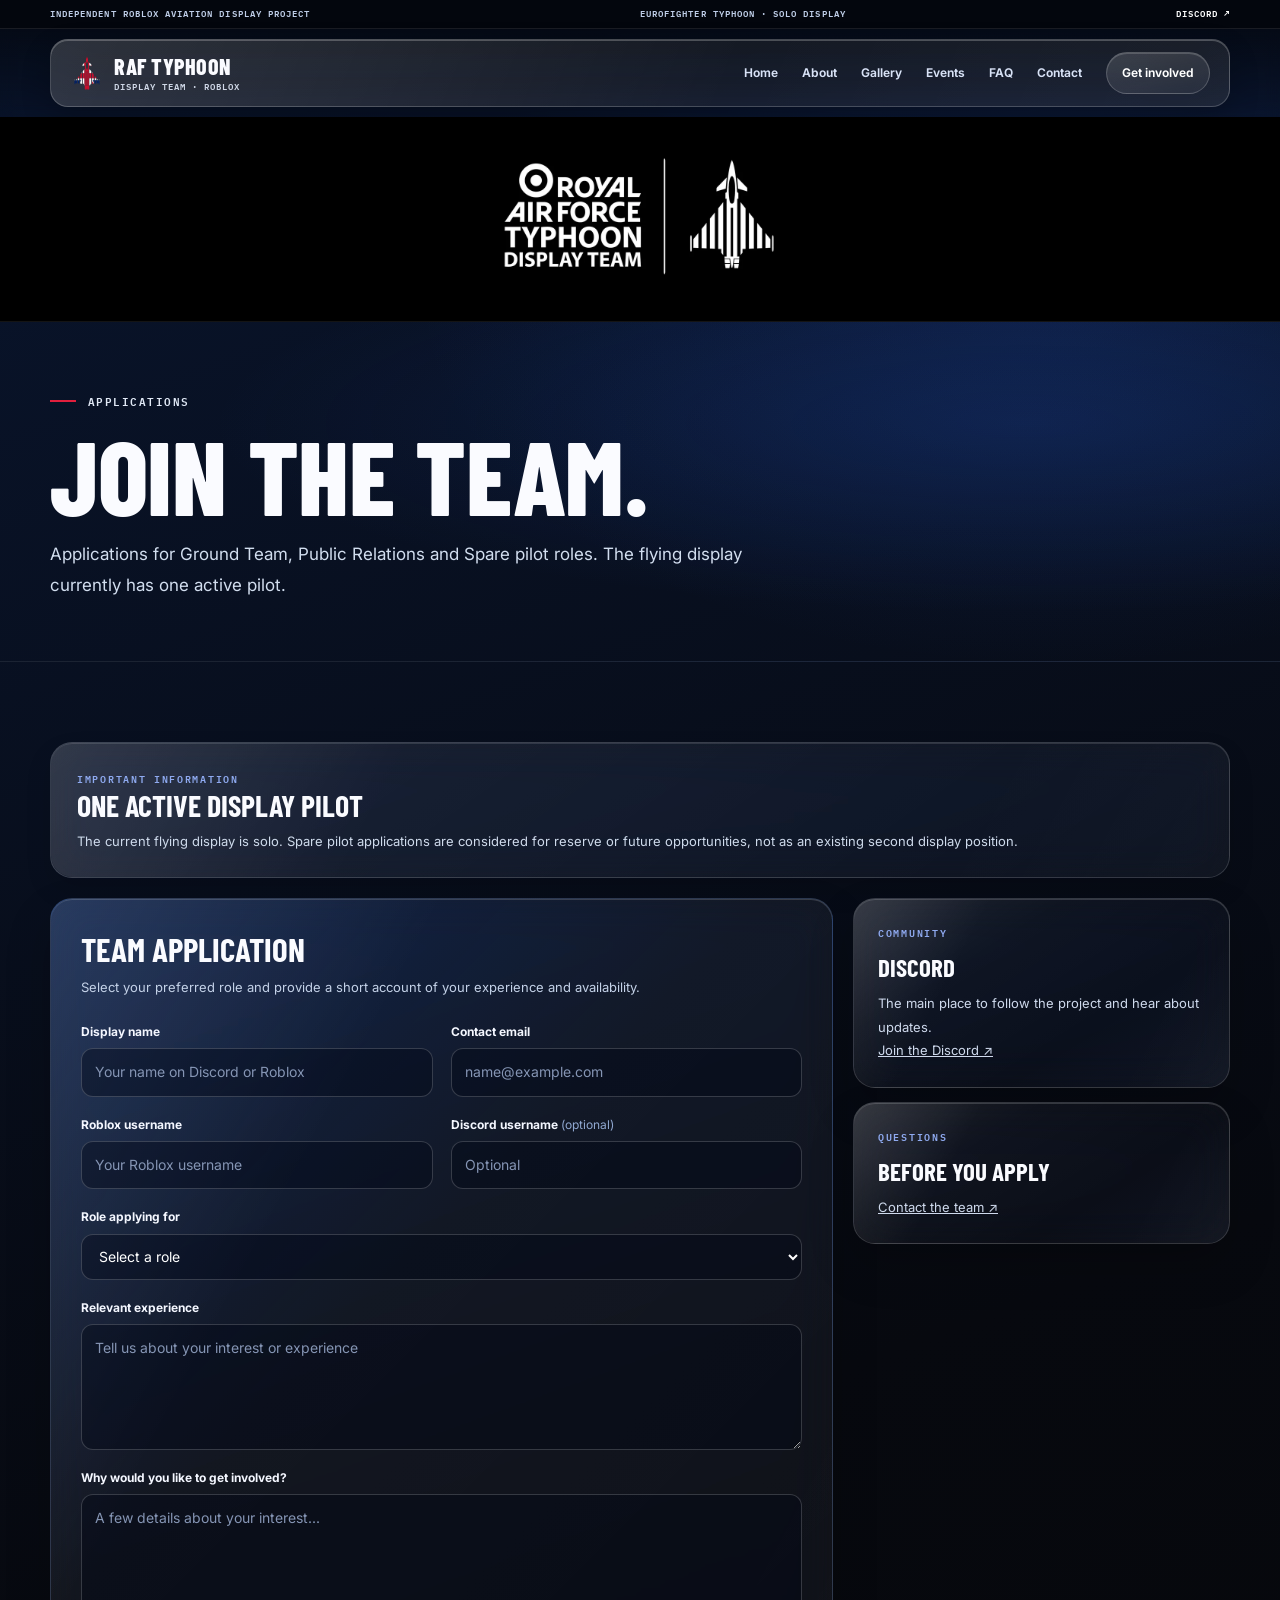
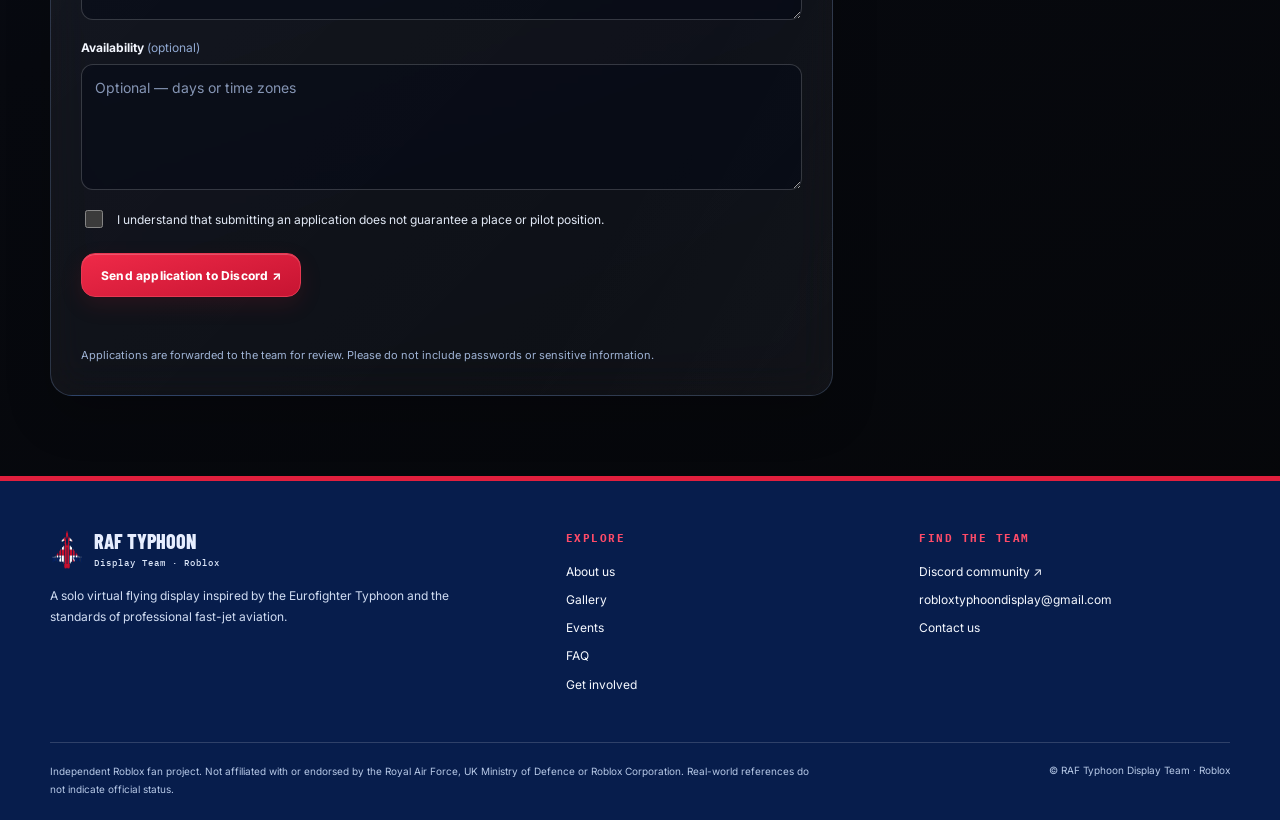
<file: apply.html>
<!DOCTYPE html>

<html lang="en"><head><meta charset="utf-8"/><meta content="width=device-width,initial-scale=1" name="viewport"/><meta content="dark" name="color-scheme"/><meta content="#070a10" name="theme-color"/><meta content="Independent Roblox RAF Typhoon Display Team — a solo virtual flying display inspired by the Eurofighter Typhoon." name="description"/><meta content="20261025-discord-verified" name="site-version"/><link href="[data-uri]" rel="icon"/><title>Get involved | RAF Typhoon Display Team</title><link href="https://fonts.googleapis.com" rel="preconnect"/><link crossorigin="" href="https://fonts.gstatic.com" rel="preconnect"/><link href="https://fonts.googleapis.com/css2?family=Barlow+Condensed:wght@500;600;700;800&amp;family=IBM+Plex+Mono:wght@500;600;700&amp;family=Inter:wght@400;500;600;700;800&amp;display=swap" rel="stylesheet"/><style>
:root{--bg:#070a10;--black:#050609;--deep:#0a1530;--blue:#0c2765;--blue-bright:#19469e;--red:#e11f3d;--white:#fafbff;--muted:#b9c8df;--line:rgba(240,247,255,.15);--glass:rgba(240,247,255,.075);--radius:22px;--font:Inter,system-ui,Arial,sans-serif;--display:'Barlow Condensed',Impact,Arial Narrow,sans-serif;--mono:'IBM Plex Mono',monospace}
*,*::before,*::after{box-sizing:border-box}html{scroll-behavior:smooth;overflow-x:clip}body{margin:0;background:var(--bg);color:var(--white);font-family:var(--font);font-size:14px;line-height:1.6;-webkit-font-smoothing:antialiased;overflow-x:hidden}button,input,textarea,select{font:inherit}a{color:inherit}button{cursor:pointer}img{display:block;max-width:100%}h1,h2,h3,p{margin:0}.container{width:min(1180px,calc(100% - 48px));margin-inline:auto}.muted{color:var(--muted)}.mono{font-family:var(--mono);text-transform:uppercase;font-size:11px;letter-spacing:1.7px}.page-shell{min-height:100vh;background:radial-gradient(ellipse 58% 440px at 82% 12%,rgba(30,75,176,.23),transparent 85%),linear-gradient(160deg,#09152e 0%,#07090f 58%,#050608 100%)}
/* Restraint: translucent glass only for primary surfaces, with edge illumination */
.glass{position:relative;isolation:isolate;border:1px solid rgba(255,255,255,.16);background:linear-gradient(148deg,rgba(255,255,255,.115) 0%,rgba(255,255,255,.045) 32%,rgba(255,255,255,.025) 66%,rgba(153,181,244,.065) 100%);-webkit-backdrop-filter:blur(20px) saturate(145%);backdrop-filter:blur(20px) saturate(145%);box-shadow:inset 0 1px 0 rgba(255,255,255,.16),0 22px 46px rgba(0,0,0,.20);border-radius:var(--radius);overflow:hidden}
.glass:before{content:'';pointer-events:none;position:absolute;inset:0;border-radius:inherit;background:linear-gradient(118deg,rgba(255,255,255,.10),transparent 29%,transparent 76%,rgba(255,255,255,.02));z-index:-1}.glass.soft{background:linear-gradient(145deg,rgba(255,255,255,.085),rgba(255,255,255,.028));box-shadow:inset 0 1px 0 rgba(255,255,255,.12),0 12px 26px rgba(0,0,0,.12)}
.site-top{background:#03060d;border-bottom:1px solid rgba(255,255,255,.09);color:#bfcee8}.site-top .container{display:flex;justify-content:space-between;gap:16px;align-items:center;min-height:28px;font:600 9px/1.3 var(--mono);letter-spacing:1.05px;text-transform:uppercase}.top-discord{text-decoration:none;color:#fff}.top-discord:hover{color:#ff6580}
.nav-wrap{position:sticky;top:0;z-index:30;padding:10px 0;background:linear-gradient(180deg,rgba(3,5,9,.62),rgba(3,5,9,.10));-webkit-backdrop-filter:blur(7px);backdrop-filter:blur(7px)}.nav-glass{display:flex;align-items:center;justify-content:space-between;gap:20px;min-height:68px;padding:8px 19px;border-radius:18px;background:linear-gradient(112deg,rgba(255,255,255,.17),rgba(255,255,255,.065) 58%,rgba(255,255,255,.09));border:1px solid rgba(255,255,255,.20);box-shadow:inset 0 1px rgba(255,255,255,.23),0 12px 30px rgba(0,0,0,.2);-webkit-backdrop-filter:blur(30px) saturate(150%);backdrop-filter:blur(30px) saturate(150%)}.brand{display:flex;gap:10px;align-items:center;text-decoration:none;flex-shrink:0;max-width:240px}.brand img{width:34px;height:38px;object-fit:contain}.brand strong{display:block;font:800 22px/1 var(--display);letter-spacing:.5px;text-transform:uppercase}.brand span{display:block;color:#cfd7e6;font:600 9px/1.2 var(--mono);letter-spacing:1px;text-transform:uppercase;margin-top:4px}.nav-links{display:flex;align-items:center;gap:24px}.nav-links a{font-size:12px;font-weight:650;text-decoration:none;color:#d8e2f6;position:relative;white-space:nowrap;transition:color .2s}.nav-links a:hover,.nav-links a.active{color:#fff}.nav-links a:not(.nav-pill)::after{content:'';position:absolute;bottom:-10px;left:0;width:0;height:2px;background:var(--red);transition:width .22s}.nav-links a:not(.nav-pill):hover::after,.nav-links a.active:not(.nav-pill)::after{width:100%}.nav-links .nav-pill{border:1px solid rgba(255,255,255,.20);padding:10px 15px;border-radius:24px;color:#fff;background:linear-gradient(165deg,rgba(255,255,255,.15),rgba(255,255,255,.05));box-shadow:inset 0 1px rgba(255,255,255,.17)}.nav-links .nav-pill:hover{background:linear-gradient(165deg,#ee2c48,#aa142b)}.mobile-toggle{display:none;border:1px solid rgba(255,255,255,.25);background:rgba(255,255,255,.08);color:#fff;border-radius:12px;width:42px;height:39px;align-items:center;justify-content:center;font-size:19px}
.brand-band{height:205px;background:#000;display:grid;place-items:center;overflow:hidden;border-bottom:1px solid rgba(255,255,255,.08)}.brand-band img{width:min(680px,88vw);height:190px;object-fit:contain}
.eyebrow{display:flex;align-items:center;gap:12px;color:#e1e9f6;text-transform:uppercase;font:600 11px/1.35 var(--mono);letter-spacing:1.45px}.eyebrow:before{content:'';width:26px;height:2px;background:var(--red);flex:none}.section{padding:80px 0}.section-top{display:flex;align-items:end;justify-content:space-between;gap:28px;margin-bottom:28px}.section-top>p{max-width:440px;color:var(--muted);line-height:1.8}.section-title{font:800 clamp(45px,5.6vw,76px)/.94 var(--display);text-transform:uppercase;letter-spacing:-.3px;margin:13px 0 0}.lead{color:#d2deef;font-size:17px;line-height:1.8}
.hero{padding:72px 0 84px;overflow:hidden;position:relative}.hero:before{content:'';pointer-events:none;position:absolute;right:-18%;top:-40%;width:850px;height:850px;border-radius:50%;background:radial-gradient(circle,rgba(25,73,171,.31),transparent 68%)}.hero-layout{position:relative;display:grid;grid-template-columns:1.03fr .97fr;gap:65px;align-items:center}.hero h1{font:800 clamp(72px,9vw,128px)/.88 var(--display);letter-spacing:-1px;text-transform:uppercase;margin:18px 0 25px}.hero h1 em{font-style:normal;color:var(--red)}.hero .lead{max-width:530px;font-size:17px;margin-bottom:26px}.action-group{display:flex;align-items:center;gap:12px;flex-wrap:wrap}.button{display:inline-flex;align-items:center;justify-content:center;gap:14px;min-height:44px;padding:11px 19px;border-radius:14px;border:1px solid rgba(255,255,255,.25);font-weight:750;font-size:12px;letter-spacing:.2px;text-decoration:none;transition:background .25s,transform .25s,box-shadow .25s;color:#fff;background:linear-gradient(135deg,rgba(255,255,255,.12),rgba(255,255,255,.05));-webkit-backdrop-filter:blur(10px);backdrop-filter:blur(10px);box-shadow:inset 0 1px rgba(255,255,255,.16)}.button:hover{transform:translateY(-2px);background:rgba(255,255,255,.17)}.button.red{border-color:#e63852;background:linear-gradient(165deg,#ef2a48,#c71432);box-shadow:inset 0 1px rgba(255,255,255,.2),0 8px 22px rgba(202,20,50,.13)}.button.red:hover{background:linear-gradient(165deg,#ff3755,#d41937);box-shadow:0 12px 30px rgba(202,20,50,.23)}.button:focus-visible,a:focus-visible,summary:focus-visible{outline:2px solid #97b7ff;outline-offset:3px}
.identity-card{aspect-ratio:1.08;min-height:420px;padding:40px;display:flex;flex-direction:column;justify-content:space-between;background:linear-gradient(132deg,rgba(213,228,255,.16),rgba(115,155,243,.04) 36%,rgba(8,30,70,.40) 100%)}.identity-card::after{content:'';position:absolute;width:390px;height:390px;top:50%;left:50%;transform:translate(-50%,-50%);border-radius:50%;border:1px solid rgba(255,255,255,.07);box-shadow:0 0 0 65px rgba(255,255,255,.018),0 0 0 130px rgba(255,255,255,.014);pointer-events:none;z-index:-1}.identity-card .id-top{display:flex;justify-content:space-between;gap:12px;position:relative;z-index:1}.id-type{font:600 10px var(--mono);letter-spacing:1.3px;color:#f4f7ff;text-transform:uppercase}.status-dot{width:7px;height:7px;display:inline-block;border-radius:50%;background:var(--red);margin-right:7px}.identity-emblem{width:min(70%,235px);margin:auto;filter:drop-shadow(0 16px 22px rgba(0,0,0,.36));animation:very-subtle-float 7s ease-in-out infinite}.id-bottom{position:relative;z-index:1;display:grid;grid-template-columns:repeat(3,1fr);gap:12px;padding-top:18px;border-top:1px solid rgba(255,255,255,.17)}.id-bottom span{display:block;font:600 9px var(--mono);letter-spacing:1.05px;color:#b1c5ec;text-transform:uppercase}.id-bottom strong{display:block;font:700 12px/1.4 var(--font);margin-top:5px}
.ticker{background:var(--red);overflow:hidden;white-space:nowrap;height:41px;display:flex;align-items:center;box-shadow:0 4px 23px rgba(0,0,0,.12)}.ticker-inner{display:flex;gap:0;min-width:max-content;animation:ticker-scroll 46s linear infinite}.ticker-inner>span{font:700 11px var(--mono);letter-spacing:1.6px;text-transform:uppercase;color:#080e22;padding-right:25px}.ticker-inner>span::after{content:' /';margin-left:27px;color:#080e22}
.two-grid{display:grid;grid-template-columns:1.15fr .85fr;gap:17px}.info-panel{padding:36px}.info-panel .section-title{font-size:45px;margin:12px 0 16px}.info-panel p{color:var(--muted);line-height:1.8}.panel-label{font:600 10px var(--mono);letter-spacing:1.7px;color:#8faaf0;text-transform:uppercase}.three-grid{display:grid;grid-template-columns:repeat(3,1fr);gap:18px}.info-tile{padding:28px;min-height:210px}.info-tile h3{font:700 30px/1 var(--display);text-transform:uppercase;margin:15px 0 13px}.info-tile p{font-size:13px;color:#bfcee5}.info-tile .count{font:600 12px var(--mono);color:#fc4a64}.tiny-link{display:inline-block;text-decoration:none;font:600 11px var(--mono);letter-spacing:.4px;color:#fff;margin-top:20px;border-bottom:1px solid #ec3150;padding-bottom:4px}.tiny-link:hover{color:#ff6980}.glass-highlight{background:linear-gradient(135deg,rgba(37,79,157,.37),rgba(255,255,255,.055) 38%,rgba(255,255,255,.03));border:1px solid rgba(157,194,255,.21)}
.page-hero{padding:72px 0 60px;border-bottom:1px solid rgba(255,255,255,.08);background:radial-gradient(ellipse at 80% 30%,rgba(30,77,180,.21),transparent 56%)}.page-hero .section-title{font-size:clamp(60px,8.2vw,110px);margin:16px 0 16px}.page-hero .lead{max-width:750px}.content-text p{font-size:14px;color:#c4d1e5;line-height:1.9;margin-bottom:17px}.content-text p:last-child{margin-bottom:0}
.gallery-grid{display:grid;grid-template-columns:repeat(3,1fr);gap:18px}.photo-slot{aspect-ratio:1.22;background:linear-gradient(140deg,rgba(26,65,149,.4),rgba(255,255,255,.045) 45%,rgba(2,8,20,.7));border:1px solid rgba(255,255,255,.13);border-radius:20px;display:flex;flex-direction:column;justify-content:space-between;padding:24px;overflow:hidden;position:relative}.photo-slot::before{content:'';position:absolute;inset:0;background:linear-gradient(120deg,transparent 18%,rgba(255,255,255,.08) 38%,transparent 56%);opacity:.8}.photo-slot .photo-index{z-index:1;color:#b8c9ef;font:600 11px var(--mono);letter-spacing:1.8px}.photo-slot .photo-bottom{z-index:1;display:flex;justify-content:space-between;align-items:end;gap:15px}.photo-slot strong{font:700 28px/1 var(--display);text-transform:uppercase}.photo-slot small{font:600 10px var(--mono);letter-spacing:.7px;color:#a7bade}.photo-slot img{position:absolute;inset:0;width:100%;height:100%;object-fit:cover}.photo-slot:has(img)::before{z-index:1;background:linear-gradient(180deg,transparent 55%,rgba(0,0,0,.65));opacity:1}.photo-slot:has(img) .photo-index,.photo-slot:has(img) .photo-bottom{z-index:2}.photo-empty-note{color:#c6d2e5;max-width:750px;font-size:14px;line-height:1.7;margin-top:24px}
.notice{padding:26px;display:flex;gap:22px;align-items:center;justify-content:space-between}.notice h3{font:700 30px var(--display);text-transform:uppercase}.notice p{color:#cfdbec;font-size:13px;margin-top:8px}.faq-group{display:grid;gap:14px}.faq-item{border-radius:18px}.faq-item summary{list-style:none;cursor:pointer;padding:22px 26px;display:flex;justify-content:space-between;gap:12px;font-weight:700;font-size:14px}.faq-item summary::-webkit-details-marker{display:none}.faq-item summary:after{content:'+';font:500 24px/1 var(--mono);color:#e64a64}.faq-item[open] summary:after{content:'−'}.faq-item .answer{padding:0 26px 23px;color:#c1d1e9;line-height:1.8}
.form-layout{display:grid;grid-template-columns:1.35fr .65fr;gap:20px;align-items:start}.form-panel{padding:30px}.form-panel h2{font:700 33px var(--display);text-transform:uppercase;margin-bottom:8px}.form-intro{color:#c4d2e8;font-size:13px;margin-bottom:24px}.fields{display:grid;grid-template-columns:repeat(2,1fr);gap:18px}.field{display:flex;flex-direction:column;gap:7px;min-width:0}.field.full{grid-column:1/-1}.field label{font-size:12px;font-weight:700;color:#f4f7ff}.field label .optional{font-weight:400;color:#90a8d1}.field input,.field select,.field textarea{width:100%;min-height:46px;border:1px solid rgba(255,255,255,.18);background:rgba(1,7,20,.40);color:#fff;border-radius:12px;padding:12px 13px;outline:none;transition:border-color .15s,box-shadow .15s}.field textarea{min-height:126px;resize:vertical}.field select option{background:#0c1e43;color:#fff}.field input::placeholder,.field textarea::placeholder{color:#8595b4}.field input:focus,.field select:focus,.field textarea:focus{border-color:#92b2ff;box-shadow:0 0 0 3px rgba(70,122,245,.18)}.field input.is-invalid,.field select.is-invalid,.field textarea.is-invalid{border-color:#ff4e69;box-shadow:0 0 0 3px rgba(236,46,76,.15);background:rgba(70,9,21,.31)}.field-error{color:#ff9eae;min-height:0;font-size:11px}.field-error:empty{display:none}.field-checkbox{display:flex;gap:11px;align-items:flex-start;grid-column:1/-1}.field-checkbox input{width:18px;height:18px;accent-color:#e11f3d;margin-top:2px;flex:none}.field-checkbox label{font-size:12px;color:#e2e9f6}.field-checkbox .field-error{display:block}.form-actions{display:flex;flex-wrap:wrap;align-items:center;gap:13px;margin-top:22px}.form-feedback{color:#c7e3fc;font-size:12px;margin-top:14px;min-height:20px}.form-note{font-size:11px;color:#9fb3d5;margin-top:16px}.side-stack{display:grid;gap:14px}.side-card{padding:24px}.side-card h3{font:700 25px var(--display);text-transform:uppercase;margin-bottom:10px}.side-card p,.side-card a{font-size:13px;line-height:1.8;color:#cfdaed;overflow-wrap:anywhere}.side-card a:hover{color:#fff}.side-card .panel-label{margin-bottom:11px;display:block}
.site-footer{border-top:5px solid var(--red);background:#071d4c;color:#e7eeff;padding:46px 0 22px}.footer-grid{display:grid;grid-template-columns:1.22fr .75fr .9fr;gap:8%;padding-bottom:39px}.footer-brand{display:flex;gap:10px;align-items:center;text-decoration:none;margin-bottom:12px}.footer-brand img{width:34px;height:46px;object-fit:contain}.footer-brand strong{display:block;font:800 20px/1 var(--display);text-transform:uppercase}.footer-brand span{display:block;font:500 9px var(--mono);letter-spacing:1px;color:#dce6f8;margin-top:6px}.site-footer p{font-size:12px;line-height:1.8;color:#d0dcf2}.footer-col h3{font:700 11px var(--mono);text-transform:uppercase;letter-spacing:1.5px;color:#ff4b68;margin:4px 0 17px}.footer-col a{display:block;text-decoration:none;font-size:12px;margin-bottom:9px;color:#f6f9ff;overflow-wrap:anywhere}.footer-col a:hover{color:#ff6982}.footer-bottom{border-top:1px solid rgba(255,255,255,.16);padding-top:19px;display:flex;justify-content:space-between;gap:28px}.footer-bottom p{max-width:760px;font-size:10px;color:#b6c8e6}.footer-bottom span{font-size:10px;line-height:1.7;color:#b6c8e6;white-space:nowrap}
.reveal{opacity:1;transform:none}.reveal.visible{opacity:1;transform:none}
@keyframes very-subtle-float{0%,100%{transform:translateY(0)}50%{transform:translateY(-7px)}}@keyframes ticker-scroll{to{transform:translateX(-50%)}}
@media(max-width:1080px){.nav-links{gap:14px}.hero-layout{gap:26px}.identity-card{min-height:360px}}
@media(max-width:900px){.mobile-toggle{display:flex}.nav-glass{position:relative}.nav-links{display:none;position:absolute;top:calc(100% + 10px);left:0;right:0;flex-direction:column;align-items:stretch;gap:0;padding:12px 18px;background:rgba(12,22,47,.96);border-radius:18px;border:1px solid rgba(255,255,255,.22);-webkit-backdrop-filter:blur(24px);backdrop-filter:blur(24px);box-shadow:0 20px 32px rgba(0,0,0,.36)}.nav-links.open{display:flex}.nav-links a{padding:12px}.nav-links a:not(.nav-pill)::after{bottom:3px}.nav-links .nav-pill{margin-top:10px}.hero-layout{grid-template-columns:1fr}.identity-card{max-width:570px;width:100%;margin:8px auto 0}.section-top{display:block}.section-top>p{margin-top:16px}.form-layout{grid-template-columns:1fr}.footer-grid{grid-template-columns:1fr 1fr;gap:35px}.footer-grid>div:first-child{grid-column:1/-1}.two-grid{grid-template-columns:1fr}.three-grid{grid-template-columns:1fr 1fr}.gallery-grid{grid-template-columns:repeat(2,1fr)}}
@media(max-width:600px){.container{width:calc(100% - 28px)}.site-top .container{min-height:26px}.site-top .top-long{display:none}.nav-glass{min-height:64px;padding:7px 11px}.brand strong{font-size:18px}.brand span{font-size:8px}.brand img{width:30px;height:34px}.brand-band{height:125px}.brand-band img{height:117px}.hero{padding:47px 0 60px}.hero h1{font-size:clamp(64px,17vw,92px)}.identity-card{min-height:330px;padding:22px}.identity-card .id-top{flex-wrap:wrap}.id-bottom{gap:5px}.id-bottom strong{font-size:10px}.section{padding:59px 0}.section-title{font-size:52px}.page-hero{padding:50px 0 47px}.page-hero .section-title{font-size:70px}.three-grid,.gallery-grid,.fields{grid-template-columns:1fr}.info-panel,.info-tile,.form-panel{padding:23px}.notice{display:block}.notice .button{margin-top:16px}.footer-grid{display:block}.footer-grid>div{margin-bottom:26px}.footer-bottom{display:block}.footer-bottom span{display:block;margin-top:12px}.form-actions .button{width:100%}}
@media(prefers-reduced-motion:reduce){*,*::before,*::after{animation-duration:.001ms!important;transition-duration:.001ms!important;scroll-behavior:auto!important}.reveal{opacity:1;transform:none}}


/* Extended flight notes without numbered identity markers */
.identity-card .id-top { align-items:center }
.id-bottom { gap:14px; padding-top:20px }
.id-bottom>div { min-width:0 }
.id-bottom strong { font-size:12px; line-height:1.45; margin-top:7px }
.id-bottom small { display:block; font-size:10px; line-height:1.55; color:#bed0eb; font-weight:450; margin-top:8px }
.profile-notes { display:grid; gap:12px; margin-top:17px }
.profile-note { padding:21px 22px; min-height:0 }
.profile-note h3 { font-size:30px; margin:10px 0 8px }
.profile-note p { font-size:13px; line-height:1.75; margin:0 }
/* Transparent vertical event list */
.events-list { display:grid; gap:15px }
.event-row { display:grid; grid-template-columns:100px 1fr auto; gap:25px; padding:23px 27px; align-items:center }
.event-date { border-right:1px solid rgba(255,255,255,.14); padding-right:20px; align-self:stretch; display:flex; flex-direction:column; justify-content:center }
.event-date strong { font:800 33px/1 var(--display); color:#fff; letter-spacing:.2px }
.event-date span { font:600 10px var(--mono); text-transform:uppercase; color:#adbfdb; letter-spacing:1px; margin-top:9px }
.event-detail .panel-label { margin-bottom:8px }
.event-detail h3 { font:700 29px/1.1 var(--display); text-transform:uppercase; margin:0 0 7px }
.event-detail p { max-width:750px; line-height:1.7; color:var(--muted); margin:0 }
.event-status { border:1px solid rgba(255,255,255,.20); border-radius:999px; padding:8px 12px; font:700 10px var(--mono); color:#dce6fa; text-transform:uppercase; white-space:nowrap }
.event-actions { margin-top:25px; display:flex; flex-wrap:wrap; align-items:center; justify-content:space-between; gap:18px }
.event-actions p { color:var(--muted); max-width:520px }
.photo-slot .photo-bottom { align-items:center; justify-content:start }
.photo-slot .photo-bottom strong { font-size:23px }
/* Submission states */
.form-feedback.feedback-error { color:#ffa4b3 }
.form-feedback.feedback-success { color:#a5efca }
.form-actions button:disabled { opacity:.62; cursor:wait }
.honeypot { position:absolute; left:-10000px; width:1px; height:1px; opacity:0; overflow:hidden; pointer-events:none }
@media(max-width:900px){.event-row{grid-template-columns:90px 1fr}.event-status{grid-column:2;justify-self:start}}
@media(max-width:600px){.event-row{grid-template-columns:65px 1fr;gap:13px;padding:18px}.event-date strong{font-size:26px}.event-date span{font-size:9px}.event-detail h3{font-size:24px}.id-bottom{grid-template-columns:1fr;gap:12px}.id-bottom>div{display:grid;grid-template-columns:72px 1fr;gap:4px 10px;padding-bottom:11px;border-bottom:1px solid rgba(255,255,255,.10)}.id-bottom>div:last-child{border-bottom:0}.id-bottom span{grid-row:1/3;padding-top:4px}.id-bottom strong{margin:0}.id-bottom small{margin-top:0;grid-column:2}.identity-card{min-height:410px;aspect-ratio:auto}.identity-emblem{width:min(54%,200px)}}

.identity-card{min-height:515px;aspect-ratio:auto;padding:34px}.identity-emblem{width:min(64%,215px)}
@media(max-width:600px){.identity-card{min-height:480px;aspect-ratio:auto}}
</style></head><body><div class="page-shell"><div class="site-top"><div class="container"><span class="top-long">Independent Roblox aviation display project</span><span>EUROFIGHTER TYPHOON · SOLO DISPLAY</span><a class="top-discord" href="https://discord.gg/n3kNeAZ9rC" rel="noopener noreferrer" target="_blank">DISCORD ↗</a></div></div><div class="nav-wrap"><div class="container"><header class="nav-glass"><a aria-label="Return to home" class="brand" href="./index.html?v=20261025navfix7"><img alt="" src="[data-uri]"/><div><strong>RAF Typhoon</strong><span>Display Team · Roblox</span></div></a><button aria-controls="main-nav" aria-expanded="false" aria-label="Open menu" class="mobile-toggle" id="menu-toggle">☰</button><nav aria-label="Main navigation" class="nav-links" id="main-nav"><a class="" href="./index.html?v=20261025navfix7">Home</a><a class="" href="./about-us.html?v=20261025navfix7">About</a><a class="" href="./gallery.html?v=20261025navfix7">Gallery</a><a class="" href="./events.html?v=20261025navfix7">Events</a><a class="" href="./faq.html?v=20261025navfix7">FAQ</a><a class="" href="./contact-us.html?v=20261025navfix7">Contact</a><a aria-current="page" class="active nav-pill" href="./apply.html?v=20261025navfix7">Get involved</a></nav></header></div></div><div class="brand-band"><img alt="RAF Typhoon Display Team branding" src="[data-uri]"/></div><main id="main-content"><section class="page-hero"><div class="container"><div class="eyebrow">Applications</div><h1 class="section-title">JOIN THE TEAM.</h1><p class="lead">Applications for Ground Team, Public Relations and Spare pilot roles. The flying display currently has one active pilot.</p></div></section><section class="section"><div class="container"><div class="notice glass soft reveal" style="margin-bottom:20px"><div><div class="panel-label">Important information</div><h3>One active display pilot</h3><p>The current flying display is solo. Spare pilot applications are considered for reserve or future opportunities, not as an existing second display position.</p></div></div><div class="form-layout"><section class="glass form-panel glass-highlight reveal"><h2>Team application</h2><p class="form-intro">Select your preferred role and provide a short account of your experience and availability.</p><form id="apply-form" novalidate=""><div class="fields"><div class="field"><label for="display_name">Display name</label><input id="display_name" maxlength="80" name="display_name" placeholder="Your name on Discord or Roblox" required="" type="text"/><span aria-live="polite" class="field-error"></span></div><div class="field"><label for="email">Contact email</label><input id="email" maxlength="160" name="email" placeholder="name@example.com" required="" type="email"/><span aria-live="polite" class="field-error"></span></div><div class="field"><label for="roblox_username">Roblox username</label><input id="roblox_username" maxlength="80" name="roblox_username" placeholder="Your Roblox username" required="" type="text"/><span aria-live="polite" class="field-error"></span></div><div class="field"><label for="discord_username">Discord username <span class="optional">(optional)</span></label><input id="discord_username" maxlength="80" name="discord_username" placeholder="Optional" type="text"/><span aria-live="polite" class="field-error"></span></div><div class="field full"><label for="interest">Role applying for</label><select id="interest" name="interest" required=""><option value="">Select a role</option><option value="Ground Team">Ground Team</option><option value="Public Relations">Public Relations</option><option value="Spare pilot">Spare pilot</option></select><span aria-live="polite" class="field-error"></span></div><div class="field full"><label for="experience">Relevant experience</label><textarea id="experience" maxlength="1000" name="experience" placeholder="Tell us about your interest or experience" required=""></textarea><span aria-live="polite" class="field-error"></span></div><div class="field full"><label for="reason">Why would you like to get involved?</label><textarea id="reason" maxlength="1000" name="reason" placeholder="A few details about your interest..." required=""></textarea><span aria-live="polite" class="field-error"></span></div><div class="field full"><label for="availability">Availability <span class="optional">(optional)</span></label><textarea id="availability" maxlength="500" name="availability" placeholder="Optional — days or time zones"></textarea><span aria-live="polite" class="field-error"></span></div><div class="field-checkbox"><input id="acknowledgement" name="acknowledgement" required="" type="checkbox" value="I understand a submitted application is not a guaranteed position"/><div><label for="acknowledgement">I understand that submitting an application does not guarantee a place or pilot position.</label><span aria-live="polite" class="field-error"></span></div></div><div aria-hidden="true" class="honeypot"><label for="website">Website</label><input autocomplete="off" id="website" name="website" tabindex="-1" type="text"/></div></div><div class="form-actions"><button class="button red" type="submit">Send application to Discord ↗</button></div><div aria-live="polite" class="form-feedback" id="form-feedback" role="status"></div><p class="form-note">Applications are forwarded to the team for review. Please do not include passwords or sensitive information.</p></form></section><aside class="side-stack"><div class="glass side-card reveal"><div class="panel-label">Community</div><h3>Discord</h3><p>The main place to follow the project and hear about updates.</p><a href="https://discord.gg/n3kNeAZ9rC" rel="noopener noreferrer" target="_blank">Join the Discord ↗</a></div><div class="glass side-card reveal"><div class="panel-label">Questions</div><h3>Before you apply</h3><a href="./contact-us.html?v=20261025navfix7">Contact the team ↗</a></div></aside></div></div></section></main><footer class="site-footer"><div class="container"><div class="footer-grid"><div><a class="footer-brand" href="./index.html?v=20261025navfix7"><img alt="" src="[data-uri]"/><div><strong>RAF Typhoon</strong><span>Display Team · Roblox</span></div></a><p>A solo virtual flying display inspired by the Eurofighter Typhoon and the standards of professional fast-jet aviation.</p></div><div class="footer-col"><h3>Explore</h3><a href="./about-us.html?v=20261025navfix7">About us</a><a href="./gallery.html?v=20261025navfix7">Gallery</a><a href="./events.html?v=20261025navfix7">Events</a><a href="./faq.html?v=20261025navfix7">FAQ</a><a href="./apply.html?v=20261025navfix7">Get involved</a></div><div class="footer-col"><h3>Find the team</h3><a href="https://discord.gg/n3kNeAZ9rC" rel="noopener noreferrer" target="_blank">Discord community ↗</a><a href="mailto:robloxtyphoondisplay@gmail.com">robloxtyphoondisplay@gmail.com</a><a href="./contact-us.html?v=20261025navfix7">Contact us</a></div></div><div class="footer-bottom"><p>Independent Roblox fan project. Not affiliated with or endorsed by the Royal Air Force, UK Ministry of Defence or Roblox Corporation. Real-world references do not indicate official status.</p><span>© RAF Typhoon Display Team · Roblox</span></div></div></footer></div><script>(() => {
  const menu = document.querySelector('#menu-toggle');
  const nav = document.querySelector('#main-nav');
  if (menu && nav) {
    menu.addEventListener('click', () => {
      const open = nav.classList.toggle('open');
      menu.setAttribute('aria-expanded', String(open));
      menu.setAttribute('aria-label', open ? 'Close menu' : 'Open menu');
    });
    document.addEventListener('click', event => {
      if (!menu.contains(event.target) && !nav.contains(event.target)) {
        nav.classList.remove('open');
        menu.setAttribute('aria-expanded', 'false');
      }
    });
  }
  if ('IntersectionObserver' in window) {
    const observer = new IntersectionObserver(entries => {
      entries.forEach(entry => {
        if (entry.isIntersecting) {
          entry.target.classList.add('visible');
          observer.unobserve(entry.target);
        }
      });
    }, { threshold: 0.08 });
    document.querySelectorAll('.reveal').forEach(element => observer.observe(element));
  } else {
    document.querySelectorAll('.reveal').forEach(element => element.classList.add('visible'));
  }

  const form = document.querySelector('#apply-form');
  if (!form) return;
  const feedback = document.querySelector('#form-feedback');
  const submit = form.querySelector('button[type="submit"]');

  // Once your Cloudflare Worker is deployed, paste its public workers.dev URL here.
  // NEVER paste the Discord webhook URL into this public HTML file.
  const APPLICATION_ENDPOINT = 'https://typhoon-display-applications.jacoba130810.workers.dev';

  function errorField(field, show) {
    const wrapper = field.closest('.field') || field.closest('.field-checkbox');
    const message = wrapper?.querySelector('.field-error');
    const invalid = field.type === 'checkbox' ? !field.checked : !field.validity.valid;
    field.classList.toggle('is-invalid', show && invalid);
    field.setAttribute('aria-invalid', String(show && invalid));
    if (message) {
      message.textContent = (show && invalid)
        ? (field.type === 'email' && !field.validity.valueMissing
            ? 'Enter a valid email address.' : 'Please complete this field.')
        : '';
    }
    return !invalid;
  }
  function validate() {
    let first = null;
    for (const field of form.querySelectorAll('[required]')) {
      if (!errorField(field, true) && !first) first = field;
    }
    if (first) {
      first.focus();
      setFeedback('Please complete the highlighted fields before submitting.', 'error');
      return false;
    }
    return true;
  }
  function setFeedback(message, kind) {
    feedback.textContent = message;
    feedback.classList.toggle('feedback-error', kind === 'error');
    feedback.classList.toggle('feedback-success', kind === 'success');
  }
  form.querySelectorAll('input,select,textarea').forEach(field => {
    for (const event of ['input', 'change']) {
      field.addEventListener(event, () => {
        if (field.getAttribute('aria-invalid') === 'true') errorField(field, true);
      });
    }
  });

  form.addEventListener('submit', async event => {
    event.preventDefault();
    if (!validate()) return;
    if (!APPLICATION_ENDPOINT.startsWith('https://') || APPLICATION_ENDPOINT.includes('REPLACE-WITH-YOUR-WORKER')) {
      setFeedback('Applications are not connected yet. The site owner needs to configure the submission service.', 'error');
      return;
    }
    if (submit.disabled) return;
    const fields = Object.fromEntries(new FormData(form).entries());
    fields.acknowledgement = Boolean(form.querySelector('#acknowledgement')?.checked);
    submit.disabled = true;
    const originalLabel = submit.textContent;
    submit.textContent = 'Sending application…';
    setFeedback('Sending your application securely…', '');
    try {
      const response = await fetch(APPLICATION_ENDPOINT, {
        method: 'POST',
        headers: { 'Content-Type': 'application/json' },
        body: JSON.stringify(fields)
      });
      let result = {};
      try { result = await response.json(); } catch {}
      if (!response.ok || result.ok !== true) {
        throw new Error(result.error || 'Your application could not be delivered. Please try again.');
      }
      form.reset();
      form.querySelectorAll('.is-invalid').forEach(field => {
        field.classList.remove('is-invalid');
        field.setAttribute('aria-invalid', 'false');
      });
      form.querySelectorAll('.field-error').forEach(message => message.textContent = '');
      setFeedback('Application submitted. Your details have been sent to the team’s Discord applications channel.', 'success');
    } catch (error) {
      setFeedback(error instanceof Error ? error.message : 'Connection failed. Please try again.', 'error');
    } finally {
      submit.disabled = false;
      submit.textContent = originalLabel;
    }
  });
})();</script></body></html>
</file>
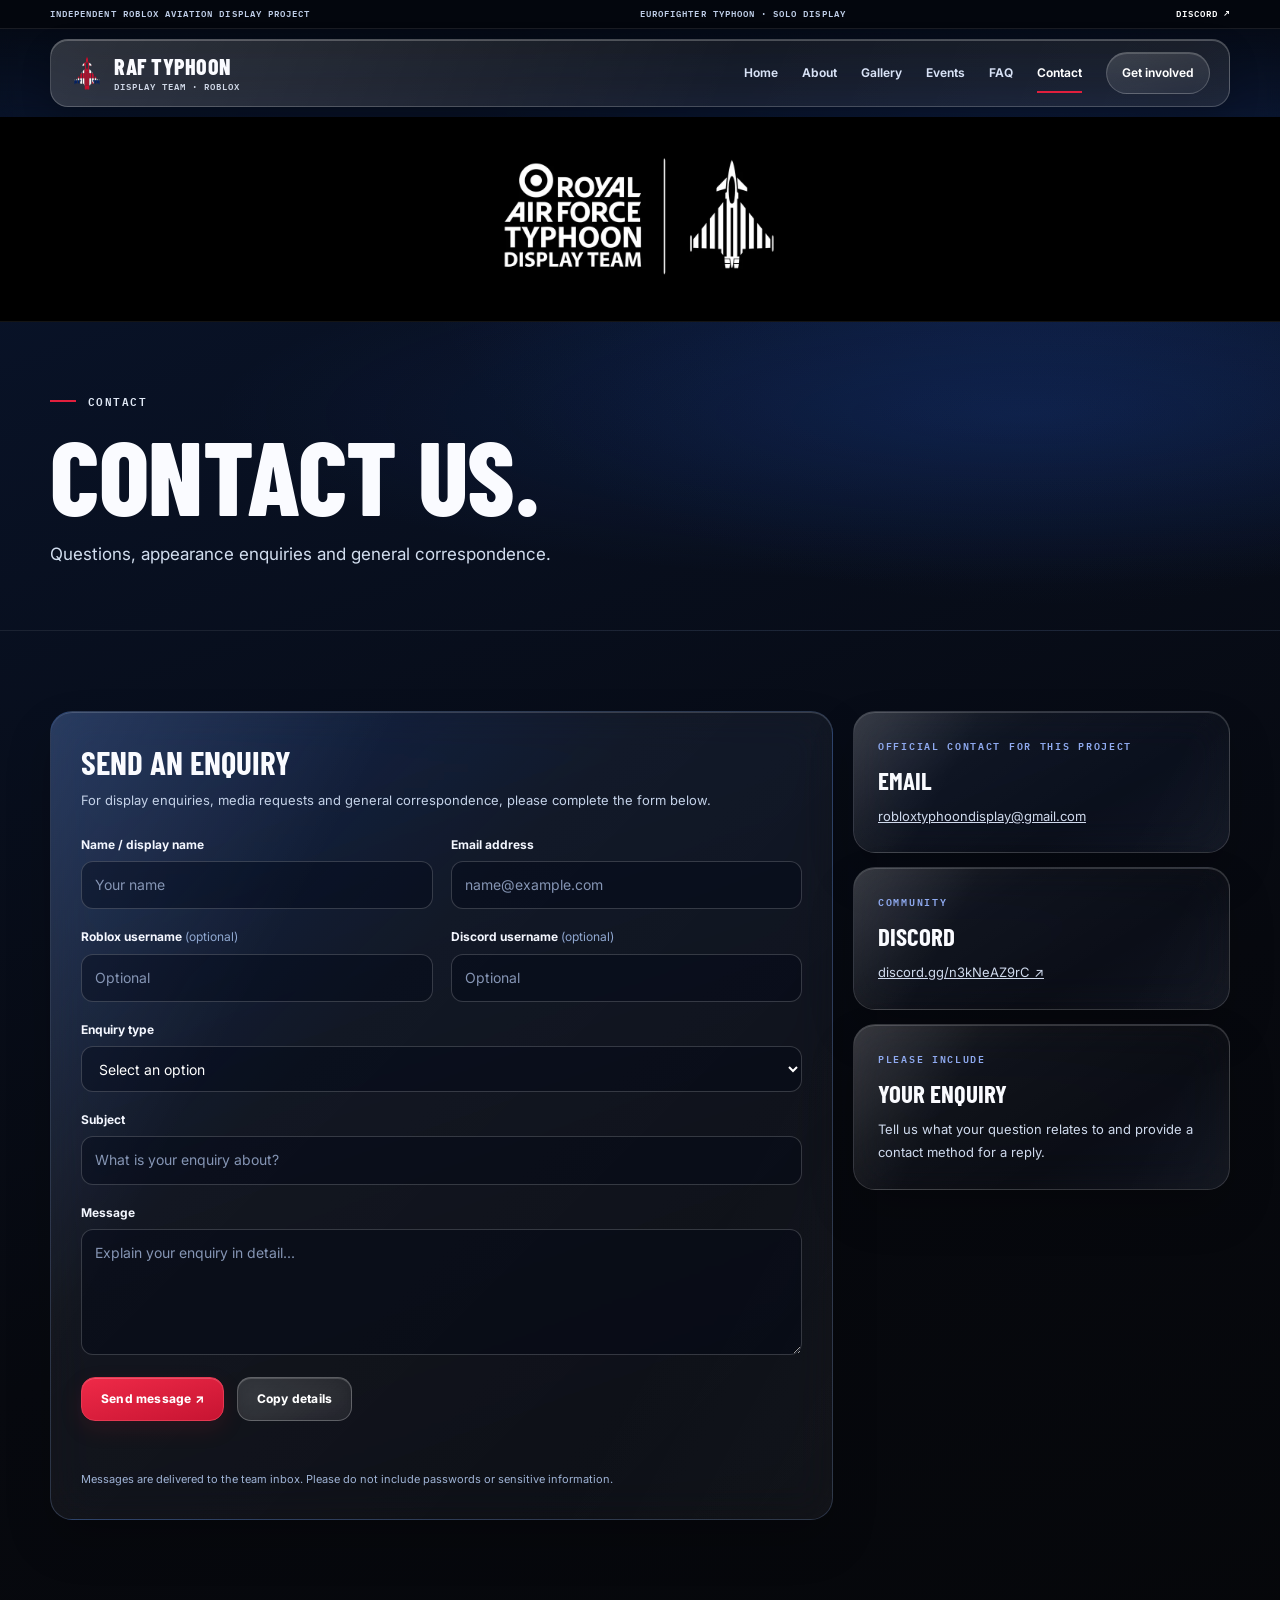
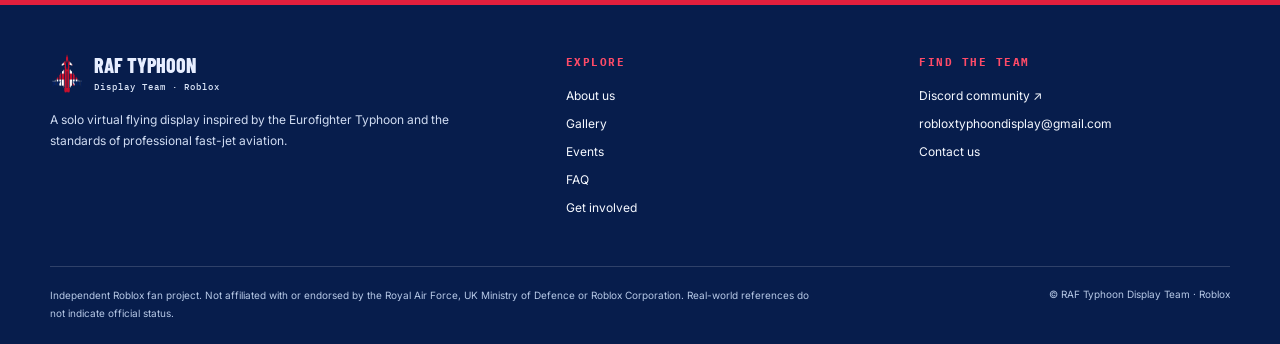
<file: contact-us.html>
<!DOCTYPE html>

<html lang="en"><head><meta charset="utf-8"/><meta content="width=device-width,initial-scale=1" name="viewport"/><meta content="dark" name="color-scheme"/><meta content="#070a10" name="theme-color"/><meta content="Independent Roblox RAF Typhoon Display Team — a solo virtual flying display inspired by the Eurofighter Typhoon." name="description"/><meta content="20261025g2" name="site-version"/><link href="[data-uri]" rel="icon"/><title>Contact | RAF Typhoon Display Team</title><link href="https://fonts.googleapis.com" rel="preconnect"/><link crossorigin="" href="https://fonts.gstatic.com" rel="preconnect"/><link href="https://fonts.googleapis.com/css2?family=Barlow+Condensed:wght@500;600;700;800&amp;family=IBM+Plex+Mono:wght@500;600;700&amp;family=Inter:wght@400;500;600;700;800&amp;display=swap" rel="stylesheet"/><style>
:root{--bg:#070a10;--black:#050609;--deep:#0a1530;--blue:#0c2765;--blue-bright:#19469e;--red:#e11f3d;--white:#fafbff;--muted:#b9c8df;--line:rgba(240,247,255,.15);--glass:rgba(240,247,255,.075);--radius:22px;--font:Inter,system-ui,Arial,sans-serif;--display:'Barlow Condensed',Impact,Arial Narrow,sans-serif;--mono:'IBM Plex Mono',monospace}
*,*::before,*::after{box-sizing:border-box}html{scroll-behavior:smooth;overflow-x:clip}body{margin:0;background:var(--bg);color:var(--white);font-family:var(--font);font-size:14px;line-height:1.6;-webkit-font-smoothing:antialiased;overflow-x:hidden}button,input,textarea,select{font:inherit}a{color:inherit}button{cursor:pointer}img{display:block;max-width:100%}h1,h2,h3,p{margin:0}.container{width:min(1180px,calc(100% - 48px));margin-inline:auto}.muted{color:var(--muted)}.mono{font-family:var(--mono);text-transform:uppercase;font-size:11px;letter-spacing:1.7px}.page-shell{min-height:100vh;background:radial-gradient(ellipse 58% 440px at 82% 12%,rgba(30,75,176,.23),transparent 85%),linear-gradient(160deg,#09152e 0%,#07090f 58%,#050608 100%)}
/* Restraint: translucent glass only for primary surfaces, with edge illumination */
.glass{position:relative;isolation:isolate;border:1px solid rgba(255,255,255,.16);background:linear-gradient(148deg,rgba(255,255,255,.115) 0%,rgba(255,255,255,.045) 32%,rgba(255,255,255,.025) 66%,rgba(153,181,244,.065) 100%);-webkit-backdrop-filter:blur(20px) saturate(145%);backdrop-filter:blur(20px) saturate(145%);box-shadow:inset 0 1px 0 rgba(255,255,255,.16),0 22px 46px rgba(0,0,0,.20);border-radius:var(--radius);overflow:hidden}
.glass:before{content:'';pointer-events:none;position:absolute;inset:0;border-radius:inherit;background:linear-gradient(118deg,rgba(255,255,255,.10),transparent 29%,transparent 76%,rgba(255,255,255,.02));z-index:-1}.glass.soft{background:linear-gradient(145deg,rgba(255,255,255,.085),rgba(255,255,255,.028));box-shadow:inset 0 1px 0 rgba(255,255,255,.12),0 12px 26px rgba(0,0,0,.12)}
.site-top{background:#03060d;border-bottom:1px solid rgba(255,255,255,.09);color:#bfcee8}.site-top .container{display:flex;justify-content:space-between;gap:16px;align-items:center;min-height:28px;font:600 9px/1.3 var(--mono);letter-spacing:1.05px;text-transform:uppercase}.top-discord{text-decoration:none;color:#fff}.top-discord:hover{color:#ff6580}
.nav-wrap{position:sticky;top:0;z-index:30;padding:10px 0;background:linear-gradient(180deg,rgba(3,5,9,.62),rgba(3,5,9,.10));-webkit-backdrop-filter:blur(7px);backdrop-filter:blur(7px)}.nav-glass{display:flex;align-items:center;justify-content:space-between;gap:20px;min-height:68px;padding:8px 19px;border-radius:18px;background:linear-gradient(112deg,rgba(255,255,255,.17),rgba(255,255,255,.065) 58%,rgba(255,255,255,.09));border:1px solid rgba(255,255,255,.20);box-shadow:inset 0 1px rgba(255,255,255,.23),0 12px 30px rgba(0,0,0,.2);-webkit-backdrop-filter:blur(30px) saturate(150%);backdrop-filter:blur(30px) saturate(150%)}.brand{display:flex;gap:10px;align-items:center;text-decoration:none;flex-shrink:0;max-width:240px}.brand img{width:34px;height:38px;object-fit:contain}.brand strong{display:block;font:800 22px/1 var(--display);letter-spacing:.5px;text-transform:uppercase}.brand span{display:block;color:#cfd7e6;font:600 9px/1.2 var(--mono);letter-spacing:1px;text-transform:uppercase;margin-top:4px}.nav-links{display:flex;align-items:center;gap:24px}.nav-links a{font-size:12px;font-weight:650;text-decoration:none;color:#d8e2f6;position:relative;white-space:nowrap;transition:color .2s}.nav-links a:hover,.nav-links a.active{color:#fff}.nav-links a:not(.nav-pill)::after{content:'';position:absolute;bottom:-10px;left:0;width:0;height:2px;background:var(--red);transition:width .22s}.nav-links a:not(.nav-pill):hover::after,.nav-links a.active:not(.nav-pill)::after{width:100%}.nav-links .nav-pill{border:1px solid rgba(255,255,255,.20);padding:10px 15px;border-radius:24px;color:#fff;background:linear-gradient(165deg,rgba(255,255,255,.15),rgba(255,255,255,.05));box-shadow:inset 0 1px rgba(255,255,255,.17)}.nav-links .nav-pill:hover{background:linear-gradient(165deg,#ee2c48,#aa142b)}.mobile-toggle{display:none;border:1px solid rgba(255,255,255,.25);background:rgba(255,255,255,.08);color:#fff;border-radius:12px;width:42px;height:39px;align-items:center;justify-content:center;font-size:19px}
.brand-band{height:205px;background:#000;display:grid;place-items:center;overflow:hidden;border-bottom:1px solid rgba(255,255,255,.08)}.brand-band img{width:min(680px,88vw);height:190px;object-fit:contain}
.eyebrow{display:flex;align-items:center;gap:12px;color:#e1e9f6;text-transform:uppercase;font:600 11px/1.35 var(--mono);letter-spacing:1.45px}.eyebrow:before{content:'';width:26px;height:2px;background:var(--red);flex:none}.section{padding:80px 0}.section-top{display:flex;align-items:end;justify-content:space-between;gap:28px;margin-bottom:28px}.section-top>p{max-width:440px;color:var(--muted);line-height:1.8}.section-title{font:800 clamp(45px,5.6vw,76px)/.94 var(--display);text-transform:uppercase;letter-spacing:-.3px;margin:13px 0 0}.lead{color:#d2deef;font-size:17px;line-height:1.8}
.hero{padding:72px 0 84px;overflow:hidden;position:relative}.hero:before{content:'';pointer-events:none;position:absolute;right:-18%;top:-40%;width:850px;height:850px;border-radius:50%;background:radial-gradient(circle,rgba(25,73,171,.31),transparent 68%)}.hero-layout{position:relative;display:grid;grid-template-columns:1.03fr .97fr;gap:65px;align-items:center}.hero h1{font:800 clamp(72px,9vw,128px)/.88 var(--display);letter-spacing:-1px;text-transform:uppercase;margin:18px 0 25px}.hero h1 em{font-style:normal;color:var(--red)}.hero .lead{max-width:530px;font-size:17px;margin-bottom:26px}.action-group{display:flex;align-items:center;gap:12px;flex-wrap:wrap}.button{display:inline-flex;align-items:center;justify-content:center;gap:14px;min-height:44px;padding:11px 19px;border-radius:14px;border:1px solid rgba(255,255,255,.25);font-weight:750;font-size:12px;letter-spacing:.2px;text-decoration:none;transition:background .25s,transform .25s,box-shadow .25s;color:#fff;background:linear-gradient(135deg,rgba(255,255,255,.12),rgba(255,255,255,.05));-webkit-backdrop-filter:blur(10px);backdrop-filter:blur(10px);box-shadow:inset 0 1px rgba(255,255,255,.16)}.button:hover{transform:translateY(-2px);background:rgba(255,255,255,.17)}.button.red{border-color:#e63852;background:linear-gradient(165deg,#ef2a48,#c71432);box-shadow:inset 0 1px rgba(255,255,255,.2),0 8px 22px rgba(202,20,50,.13)}.button.red:hover{background:linear-gradient(165deg,#ff3755,#d41937);box-shadow:0 12px 30px rgba(202,20,50,.23)}.button:focus-visible,a:focus-visible,summary:focus-visible{outline:2px solid #97b7ff;outline-offset:3px}
.identity-card{aspect-ratio:1.08;min-height:420px;padding:40px;display:flex;flex-direction:column;justify-content:space-between;background:linear-gradient(132deg,rgba(213,228,255,.16),rgba(115,155,243,.04) 36%,rgba(8,30,70,.40) 100%)}.identity-card::after{content:'';position:absolute;width:390px;height:390px;top:50%;left:50%;transform:translate(-50%,-50%);border-radius:50%;border:1px solid rgba(255,255,255,.07);box-shadow:0 0 0 65px rgba(255,255,255,.018),0 0 0 130px rgba(255,255,255,.014);pointer-events:none;z-index:-1}.identity-card .id-top{display:flex;justify-content:space-between;gap:12px;position:relative;z-index:1}.id-type{font:600 10px var(--mono);letter-spacing:1.3px;color:#f4f7ff;text-transform:uppercase}.status-dot{width:7px;height:7px;display:inline-block;border-radius:50%;background:var(--red);margin-right:7px}.identity-emblem{width:min(70%,235px);margin:auto;filter:drop-shadow(0 16px 22px rgba(0,0,0,.36));animation:very-subtle-float 7s ease-in-out infinite}.id-bottom{position:relative;z-index:1;display:grid;grid-template-columns:repeat(3,1fr);gap:12px;padding-top:18px;border-top:1px solid rgba(255,255,255,.17)}.id-bottom span{display:block;font:600 9px var(--mono);letter-spacing:1.05px;color:#b1c5ec;text-transform:uppercase}.id-bottom strong{display:block;font:700 12px/1.4 var(--font);margin-top:5px}
.ticker{background:var(--red);overflow:hidden;white-space:nowrap;height:41px;display:flex;align-items:center;box-shadow:0 4px 23px rgba(0,0,0,.12)}.ticker-inner{display:flex;gap:0;min-width:max-content;animation:ticker-scroll 46s linear infinite}.ticker-inner>span{font:700 11px var(--mono);letter-spacing:1.6px;text-transform:uppercase;color:#080e22;padding-right:25px}.ticker-inner>span::after{content:' /';margin-left:27px;color:#080e22}
.two-grid{display:grid;grid-template-columns:1.15fr .85fr;gap:17px}.info-panel{padding:36px}.info-panel .section-title{font-size:45px;margin:12px 0 16px}.info-panel p{color:var(--muted);line-height:1.8}.panel-label{font:600 10px var(--mono);letter-spacing:1.7px;color:#8faaf0;text-transform:uppercase}.three-grid{display:grid;grid-template-columns:repeat(3,1fr);gap:18px}.info-tile{padding:28px;min-height:210px}.info-tile h3{font:700 30px/1 var(--display);text-transform:uppercase;margin:15px 0 13px}.info-tile p{font-size:13px;color:#bfcee5}.info-tile .count{font:600 12px var(--mono);color:#fc4a64}.tiny-link{display:inline-block;text-decoration:none;font:600 11px var(--mono);letter-spacing:.4px;color:#fff;margin-top:20px;border-bottom:1px solid #ec3150;padding-bottom:4px}.tiny-link:hover{color:#ff6980}.glass-highlight{background:linear-gradient(135deg,rgba(37,79,157,.37),rgba(255,255,255,.055) 38%,rgba(255,255,255,.03));border:1px solid rgba(157,194,255,.21)}
.page-hero{padding:72px 0 60px;border-bottom:1px solid rgba(255,255,255,.08);background:radial-gradient(ellipse at 80% 30%,rgba(30,77,180,.21),transparent 56%)}.page-hero .section-title{font-size:clamp(60px,8.2vw,110px);margin:16px 0 16px}.page-hero .lead{max-width:750px}.content-text p{font-size:14px;color:#c4d1e5;line-height:1.9;margin-bottom:17px}.content-text p:last-child{margin-bottom:0}
.gallery-grid{display:grid;grid-template-columns:repeat(3,1fr);gap:18px}.photo-slot{aspect-ratio:1.22;background:linear-gradient(140deg,rgba(26,65,149,.4),rgba(255,255,255,.045) 45%,rgba(2,8,20,.7));border:1px solid rgba(255,255,255,.13);border-radius:20px;display:flex;flex-direction:column;justify-content:space-between;padding:24px;overflow:hidden;position:relative}.photo-slot::before{content:'';position:absolute;inset:0;background:linear-gradient(120deg,transparent 18%,rgba(255,255,255,.08) 38%,transparent 56%);opacity:.8}.photo-slot .photo-index{z-index:1;color:#b8c9ef;font:600 11px var(--mono);letter-spacing:1.8px}.photo-slot .photo-bottom{z-index:1;display:flex;justify-content:space-between;align-items:end;gap:15px}.photo-slot strong{font:700 28px/1 var(--display);text-transform:uppercase}.photo-slot small{font:600 10px var(--mono);letter-spacing:.7px;color:#a7bade}.photo-slot img{position:absolute;inset:0;width:100%;height:100%;object-fit:cover}.photo-slot:has(img)::before{z-index:1;background:linear-gradient(180deg,transparent 55%,rgba(0,0,0,.65));opacity:1}.photo-slot:has(img) .photo-index,.photo-slot:has(img) .photo-bottom{z-index:2}.photo-empty-note{color:#c6d2e5;max-width:750px;font-size:14px;line-height:1.7;margin-top:24px}
.notice{padding:26px;display:flex;gap:22px;align-items:center;justify-content:space-between}.notice h3{font:700 30px var(--display);text-transform:uppercase}.notice p{color:#cfdbec;font-size:13px;margin-top:8px}.faq-group{display:grid;gap:14px}.faq-item{border-radius:18px}.faq-item summary{list-style:none;cursor:pointer;padding:22px 26px;display:flex;justify-content:space-between;gap:12px;font-weight:700;font-size:14px}.faq-item summary::-webkit-details-marker{display:none}.faq-item summary:after{content:'+';font:500 24px/1 var(--mono);color:#e64a64}.faq-item[open] summary:after{content:'−'}.faq-item .answer{padding:0 26px 23px;color:#c1d1e9;line-height:1.8}
.form-layout{display:grid;grid-template-columns:1.35fr .65fr;gap:20px;align-items:start}.form-panel{padding:30px}.form-panel h2{font:700 33px var(--display);text-transform:uppercase;margin-bottom:8px}.form-intro{color:#c4d2e8;font-size:13px;margin-bottom:24px}.fields{display:grid;grid-template-columns:repeat(2,1fr);gap:18px}.field{display:flex;flex-direction:column;gap:7px;min-width:0}.field.full{grid-column:1/-1}.field label{font-size:12px;font-weight:700;color:#f4f7ff}.field label .optional{font-weight:400;color:#90a8d1}.field input,.field select,.field textarea{width:100%;min-height:46px;border:1px solid rgba(255,255,255,.18);background:rgba(1,7,20,.40);color:#fff;border-radius:12px;padding:12px 13px;outline:none;transition:border-color .15s,box-shadow .15s}.field textarea{min-height:126px;resize:vertical}.field select option{background:#0c1e43;color:#fff}.field input::placeholder,.field textarea::placeholder{color:#8595b4}.field input:focus,.field select:focus,.field textarea:focus{border-color:#92b2ff;box-shadow:0 0 0 3px rgba(70,122,245,.18)}.field input.is-invalid,.field select.is-invalid,.field textarea.is-invalid{border-color:#ff4e69;box-shadow:0 0 0 3px rgba(236,46,76,.15);background:rgba(70,9,21,.31)}.field-error{color:#ff9eae;min-height:0;font-size:11px}.field-error:empty{display:none}.field-checkbox{display:flex;gap:11px;align-items:flex-start;grid-column:1/-1}.field-checkbox input{width:18px;height:18px;accent-color:#e11f3d;margin-top:2px;flex:none}.field-checkbox label{font-size:12px;color:#e2e9f6}.field-checkbox .field-error{display:block}.form-actions{display:flex;flex-wrap:wrap;align-items:center;gap:13px;margin-top:22px}.form-feedback{color:#c7e3fc;font-size:12px;margin-top:14px;min-height:20px}.form-note{font-size:11px;color:#9fb3d5;margin-top:16px}.side-stack{display:grid;gap:14px}.side-card{padding:24px}.side-card h3{font:700 25px var(--display);text-transform:uppercase;margin-bottom:10px}.side-card p,.side-card a{font-size:13px;line-height:1.8;color:#cfdaed;overflow-wrap:anywhere}.side-card a:hover{color:#fff}.side-card .panel-label{margin-bottom:11px;display:block}
.site-footer{border-top:5px solid var(--red);background:#071d4c;color:#e7eeff;padding:46px 0 22px}.footer-grid{display:grid;grid-template-columns:1.22fr .75fr .9fr;gap:8%;padding-bottom:39px}.footer-brand{display:flex;gap:10px;align-items:center;text-decoration:none;margin-bottom:12px}.footer-brand img{width:34px;height:46px;object-fit:contain}.footer-brand strong{display:block;font:800 20px/1 var(--display);text-transform:uppercase}.footer-brand span{display:block;font:500 9px var(--mono);letter-spacing:1px;color:#dce6f8;margin-top:6px}.site-footer p{font-size:12px;line-height:1.8;color:#d0dcf2}.footer-col h3{font:700 11px var(--mono);text-transform:uppercase;letter-spacing:1.5px;color:#ff4b68;margin:4px 0 17px}.footer-col a{display:block;text-decoration:none;font-size:12px;margin-bottom:9px;color:#f6f9ff;overflow-wrap:anywhere}.footer-col a:hover{color:#ff6982}.footer-bottom{border-top:1px solid rgba(255,255,255,.16);padding-top:19px;display:flex;justify-content:space-between;gap:28px}.footer-bottom p{max-width:760px;font-size:10px;color:#b6c8e6}.footer-bottom span{font-size:10px;line-height:1.7;color:#b6c8e6;white-space:nowrap}
.reveal{opacity:1;transform:none}.reveal.visible{opacity:1;transform:none}
@keyframes very-subtle-float{0%,100%{transform:translateY(0)}50%{transform:translateY(-7px)}}@keyframes ticker-scroll{to{transform:translateX(-50%)}}
@media(max-width:1080px){.nav-links{gap:14px}.hero-layout{gap:26px}.identity-card{min-height:360px}}
@media(max-width:900px){.mobile-toggle{display:flex}.nav-glass{position:relative}.nav-links{display:none;position:absolute;top:calc(100% + 10px);left:0;right:0;flex-direction:column;align-items:stretch;gap:0;padding:12px 18px;background:rgba(12,22,47,.96);border-radius:18px;border:1px solid rgba(255,255,255,.22);-webkit-backdrop-filter:blur(24px);backdrop-filter:blur(24px);box-shadow:0 20px 32px rgba(0,0,0,.36)}.nav-links.open{display:flex}.nav-links a{padding:12px}.nav-links a:not(.nav-pill)::after{bottom:3px}.nav-links .nav-pill{margin-top:10px}.hero-layout{grid-template-columns:1fr}.identity-card{max-width:570px;width:100%;margin:8px auto 0}.section-top{display:block}.section-top>p{margin-top:16px}.form-layout{grid-template-columns:1fr}.footer-grid{grid-template-columns:1fr 1fr;gap:35px}.footer-grid>div:first-child{grid-column:1/-1}.two-grid{grid-template-columns:1fr}.three-grid{grid-template-columns:1fr 1fr}.gallery-grid{grid-template-columns:repeat(2,1fr)}}
@media(max-width:600px){.container{width:calc(100% - 28px)}.site-top .container{min-height:26px}.site-top .top-long{display:none}.nav-glass{min-height:64px;padding:7px 11px}.brand strong{font-size:18px}.brand span{font-size:8px}.brand img{width:30px;height:34px}.brand-band{height:125px}.brand-band img{height:117px}.hero{padding:47px 0 60px}.hero h1{font-size:clamp(64px,17vw,92px)}.identity-card{min-height:330px;padding:22px}.identity-card .id-top{flex-wrap:wrap}.id-bottom{gap:5px}.id-bottom strong{font-size:10px}.section{padding:59px 0}.section-title{font-size:52px}.page-hero{padding:50px 0 47px}.page-hero .section-title{font-size:70px}.three-grid,.gallery-grid,.fields{grid-template-columns:1fr}.info-panel,.info-tile,.form-panel{padding:23px}.notice{display:block}.notice .button{margin-top:16px}.footer-grid{display:block}.footer-grid>div{margin-bottom:26px}.footer-bottom{display:block}.footer-bottom span{display:block;margin-top:12px}.form-actions .button{width:100%}}
@media(prefers-reduced-motion:reduce){*,*::before,*::after{animation-duration:.001ms!important;transition-duration:.001ms!important;scroll-behavior:auto!important}.reveal{opacity:1;transform:none}}


/* Extended flight notes without numbered identity markers */
.identity-card .id-top { align-items:center }
.id-bottom { gap:14px; padding-top:20px }
.id-bottom>div { min-width:0 }
.id-bottom strong { font-size:12px; line-height:1.45; margin-top:7px }
.id-bottom small { display:block; font-size:10px; line-height:1.55; color:#bed0eb; font-weight:450; margin-top:8px }
.profile-notes { display:grid; gap:12px; margin-top:17px }
.profile-note { padding:21px 22px; min-height:0 }
.profile-note h3 { font-size:30px; margin:10px 0 8px }
.profile-note p { font-size:13px; line-height:1.75; margin:0 }
/* Transparent vertical event list */
.events-list { display:grid; gap:15px }
.event-row { display:grid; grid-template-columns:100px 1fr auto; gap:25px; padding:23px 27px; align-items:center }
.event-date { border-right:1px solid rgba(255,255,255,.14); padding-right:20px; align-self:stretch; display:flex; flex-direction:column; justify-content:center }
.event-date strong { font:800 33px/1 var(--display); color:#fff; letter-spacing:.2px }
.event-date span { font:600 10px var(--mono); text-transform:uppercase; color:#adbfdb; letter-spacing:1px; margin-top:9px }
.event-detail .panel-label { margin-bottom:8px }
.event-detail h3 { font:700 29px/1.1 var(--display); text-transform:uppercase; margin:0 0 7px }
.event-detail p { max-width:750px; line-height:1.7; color:var(--muted); margin:0 }
.event-status { border:1px solid rgba(255,255,255,.20); border-radius:999px; padding:8px 12px; font:700 10px var(--mono); color:#dce6fa; text-transform:uppercase; white-space:nowrap }
.event-actions { margin-top:25px; display:flex; flex-wrap:wrap; align-items:center; justify-content:space-between; gap:18px }
.event-actions p { color:var(--muted); max-width:520px }
.photo-slot .photo-bottom { align-items:center; justify-content:start }
.photo-slot .photo-bottom strong { font-size:23px }
/* Submission states */
.form-feedback.feedback-error { color:#ffa4b3 }
.form-feedback.feedback-success { color:#a5efca }
.form-actions button:disabled { opacity:.62; cursor:wait }
.honeypot { position:absolute; left:-10000px; width:1px; height:1px; opacity:0; overflow:hidden; pointer-events:none }
@media(max-width:900px){.event-row{grid-template-columns:90px 1fr}.event-status{grid-column:2;justify-self:start}}
@media(max-width:600px){.event-row{grid-template-columns:65px 1fr;gap:13px;padding:18px}.event-date strong{font-size:26px}.event-date span{font-size:9px}.event-detail h3{font-size:24px}.id-bottom{grid-template-columns:1fr;gap:12px}.id-bottom>div{display:grid;grid-template-columns:72px 1fr;gap:4px 10px;padding-bottom:11px;border-bottom:1px solid rgba(255,255,255,.10)}.id-bottom>div:last-child{border-bottom:0}.id-bottom span{grid-row:1/3;padding-top:4px}.id-bottom strong{margin:0}.id-bottom small{margin-top:0;grid-column:2}.identity-card{min-height:410px;aspect-ratio:auto}.identity-emblem{width:min(54%,200px)}}

.identity-card{min-height:515px;aspect-ratio:auto;padding:34px}.identity-emblem{width:min(64%,215px)}
@media(max-width:600px){.identity-card{min-height:480px;aspect-ratio:auto}}

/* Contact email delivery states (keeps the existing glass design). */
.honeypot-field{position:absolute!important;left:-10000px!important;top:auto!important;width:1px!important;height:1px!important;overflow:hidden!important;opacity:0!important;pointer-events:none!important}
.form-feedback.feedback-success{color:#a5efca}
.form-feedback.feedback-error{color:#ffa4b3}
.form-feedback.feedback-pending{color:#c7e3fc}
#send-contact:disabled{opacity:.68;cursor:wait;transform:none}
</style></head><body><div class="page-shell"><div class="site-top"><div class="container"><span class="top-long">Independent Roblox aviation display project</span><span>EUROFIGHTER TYPHOON · SOLO DISPLAY</span><a class="top-discord" href="https://discord.gg/n3kNeAZ9rC" rel="noopener noreferrer" target="_blank">DISCORD ↗</a></div></div><div class="nav-wrap"><div class="container"><header class="nav-glass"><a aria-label="Return to home" class="brand" href="./index.html?v=20261025navfix7"><img alt="" src="[data-uri]"/><div><strong>RAF Typhoon</strong><span>Display Team · Roblox</span></div></a><button aria-controls="main-nav" aria-expanded="false" aria-label="Open menu" class="mobile-toggle" id="menu-toggle">☰</button><nav aria-label="Main navigation" class="nav-links" id="main-nav"><a class="" href="./index.html?v=20261025navfix7">Home</a><a class="" href="./about-us.html?v=20261025navfix7">About</a><a class="" href="./gallery.html?v=20261025navfix7">Gallery</a><a class="" href="./events.html?v=20261025navfix7">Events</a><a class="" href="./faq.html?v=20261025navfix7">FAQ</a><a aria-current="page" class="active" href="./contact-us.html?v=20261025navfix7">Contact</a><a class="nav-pill" href="./apply.html?v=20261025navfix7">Get involved</a></nav></header></div></div><div class="brand-band"><img alt="RAF Typhoon Display Team branding" src="[data-uri]"/></div><main id="main-content"><section class="page-hero"><div class="container"><div class="eyebrow">Contact</div><h1 class="section-title">CONTACT US.</h1><p class="lead">Questions, appearance enquiries and general correspondence.</p></div></section><section class="section"><div class="container"><div class="form-layout"><section class="glass form-panel glass-highlight reveal"><h2>Send an enquiry</h2><p class="form-intro">For display enquiries, media requests and general correspondence, please complete the form below.</p><form data-email-form="contact" id="contact-form" novalidate="" action="https://formsubmit.co/ajax/robloxtyphoondisplay@gmail.com" method="POST"><div class="fields"><div class="field"><label for="name">Name / display name</label><input id="name" name="name" placeholder="Your name" required="" type="text"/><span aria-live="polite" class="field-error"></span></div><div class="field"><label for="email">Email address</label><input id="email" name="email" placeholder="name@example.com" required="" type="email"/><span aria-live="polite" class="field-error"></span></div><div class="field"><label for="roblox_username">Roblox username <span class="optional">(optional)</span></label><input id="roblox_username" name="roblox_username" placeholder="Optional" type="text"/><span aria-live="polite" class="field-error"></span></div><div class="field"><label for="discord_username">Discord username <span class="optional">(optional)</span></label><input id="discord_username" name="discord_username" placeholder="Optional" type="text"/><span aria-live="polite" class="field-error"></span></div><div class="field full"><label for="enquiry_type">Enquiry type</label><select id="enquiry_type" name="enquiry_type" required=""><option value="">Select an option</option><option value="General question">General question</option><option value="Display appearance enquiry">Display appearance enquiry</option><option value="Media and photography">Media and photography</option><option value="Website enquiry">Website enquiry</option><option value="Other">Other</option></select><span aria-live="polite" class="field-error"></span></div><div class="field full"><label for="subject">Subject</label><input id="subject" name="subject" placeholder="What is your enquiry about?" required="" type="text"/><span aria-live="polite" class="field-error"></span></div><div class="field full"><label for="message">Message</label><textarea id="message" name="message" placeholder="Explain your enquiry in detail..." required=""></textarea><span aria-live="polite" class="field-error"></span></div></div><div class="honeypot-field" aria-hidden="true"><label for="contact-website">Leave blank</label><input type="text" id="contact-website" name="_honey" autocomplete="off" tabindex="-1"></div><div class="form-actions"><button class="button red" type="submit" id="send-contact">Send message ↗</button><button class="button" id="copy-message" type="button">Copy details</button></div><div aria-live="polite" class="form-feedback" id="form-feedback" role="status"></div><p class="form-note">Messages are delivered to the team inbox. Please do not include passwords or sensitive information.</p></form></section><aside class="side-stack"><div class="glass side-card reveal"><div class="panel-label">Official contact for this project</div><h3>Email</h3><a href="mailto:robloxtyphoondisplay@gmail.com">robloxtyphoondisplay@gmail.com</a></div><div class="glass side-card reveal"><div class="panel-label">Community</div><h3>Discord</h3><a href="https://discord.gg/n3kNeAZ9rC" rel="noopener noreferrer" target="_blank">discord.gg/n3kNeAZ9rC ↗</a></div><div class="glass side-card reveal"><div class="panel-label">Please include</div><h3>Your enquiry</h3><p>Tell us what your question relates to and provide a contact method for a reply.</p></div></aside></div></div></section></main><footer class="site-footer"><div class="container"><div class="footer-grid"><div><a class="footer-brand" href="./index.html?v=20261025navfix7"><img alt="" src="[data-uri]"/><div><strong>RAF Typhoon</strong><span>Display Team · Roblox</span></div></a><p>A solo virtual flying display inspired by the Eurofighter Typhoon and the standards of professional fast-jet aviation.</p></div><div class="footer-col"><h3>Explore</h3><a href="./about-us.html?v=20261025navfix7">About us</a><a href="./gallery.html?v=20261025navfix7">Gallery</a><a href="./events.html?v=20261025navfix7">Events</a><a href="./faq.html?v=20261025navfix7">FAQ</a><a href="./apply.html?v=20261025navfix7">Get involved</a></div><div class="footer-col"><h3>Find the team</h3><a href="https://discord.gg/n3kNeAZ9rC" rel="noopener noreferrer" target="_blank">Discord community ↗</a><a href="mailto:robloxtyphoondisplay@gmail.com">robloxtyphoondisplay@gmail.com</a><a href="./contact-us.html?v=20261025navfix7">Contact us</a></div></div><div class="footer-bottom"><p>Independent Roblox fan project. Not affiliated with or endorsed by the Royal Air Force, UK Ministry of Defence or Roblox Corporation. Real-world references do not indicate official status.</p><span>© RAF Typhoon Display Team · Roblox</span></div></div></footer></div><script>
(()=>{
const b=document.querySelector('#menu-toggle'),n=document.querySelector('#main-nav');
if(b&&n){b.addEventListener('click',()=>{const open=n.classList.toggle('open');b.setAttribute('aria-expanded',String(open));b.setAttribute('aria-label',open?'Close menu':'Open menu')});document.addEventListener('click',e=>{if(!b.contains(e.target)&&!n.contains(e.target)){n.classList.remove('open');b.setAttribute('aria-expanded','false')}})}
if('IntersectionObserver' in window){const obs=new IntersectionObserver(entries=>{entries.forEach(e=>{if(e.isIntersecting){e.target.classList.add('visible');obs.unobserve(e.target)}})},{threshold:.08});document.querySelectorAll('.reveal').forEach(el=>obs.observe(el))}else document.querySelectorAll('.reveal').forEach(el=>el.classList.add('visible'));
const form=document.querySelector('form[data-email-form="contact"]');
if(!form)return;
const feedback=document.querySelector('#form-feedback');
const submitButton=document.querySelector('#send-contact');
const EMAIL_ENDPOINT='https://formsubmit.co/ajax/robloxtyphoondisplay@gmail.com';
function setFeedback(message,type){
  feedback.textContent=message;
  feedback.classList.remove('feedback-error','feedback-success','feedback-pending');
  if(type)feedback.classList.add('feedback-'+type);
}
function errorField(field,show){
  const wrap=field.closest('.field')||field.closest('.field-checkbox');
  const note=wrap?.querySelector('.field-error');
  const invalid=field.type==='checkbox'?!field.checked:!field.checkValidity();
  field.classList.toggle('is-invalid',show&&invalid);
  field.setAttribute('aria-invalid',show&&invalid?'true':'false');
  if(note)note.textContent=show&&invalid
    ?(field.type==='email'&&field.value.trim()?'Enter a valid email address.':'Please complete this field.')
    :'';
  return !invalid;
}
function validate(){
  let first=null;
  form.querySelectorAll('[required]').forEach(field=>{
    if(!errorField(field,true)&&!first)first=field;
  });
  if(first){first.focus();setFeedback('Please complete the fields highlighted in red.','error');return false;}
  return true;
}
form.querySelectorAll('input,select,textarea').forEach(field=>{
  ['input','change'].forEach(eventName=>field.addEventListener(eventName,()=>{
    if(field.getAttribute('aria-invalid')==='true')errorField(field,true);
  }));
});
function draft(){
  const entries=[];
  new FormData(form).forEach((value,key)=>{
    if(!(value instanceof File)&&!key.startsWith('_'))entries.push(`${key.replaceAll('_',' ').toUpperCase()}: ${value}`);
  });
  return entries.join('\n');
}
form.addEventListener('submit',async event=>{
  event.preventDefault();
  if(!validate())return;
  if(form.elements.namedItem('_honey')?.value)return;
  submitButton.disabled=true;
  submitButton.textContent='Sending…';
  form.setAttribute('aria-busy','true');
  setFeedback('Sending your enquiry…','pending');
  try{
    const values=Object.fromEntries(new FormData(form).entries());
    const payload={
      ...values,
      _subject:'RAF Typhoon Display Team — Website contact enquiry',
      _replyto:values.email,
      _template:'table',
      _captcha:'false',
      _url:'https://jacob19772.github.io/robloxtyphoondisplay/contact-us.html'
    };
    const controller=new AbortController();
    const timeout=setTimeout(()=>controller.abort(),20000);
    let response;
    try{
      response=await fetch(EMAIL_ENDPOINT,{
        method:'POST',
        mode:'cors',
        headers:{'Content-Type':'application/json','Accept':'application/json'},
        body:JSON.stringify(payload),
        signal:controller.signal
      });
    }finally{clearTimeout(timeout);}
    let result={};
    try{result=await response.json();}catch{}
    const accepted=response.ok&&(result.success===true||result.success==='true');
    if(!accepted){
      setFeedback('The message could not be accepted. Please try again or email the team directly.','error');
      return;
    }
    form.reset();
    form.querySelectorAll('.is-invalid').forEach(field=>{
      field.classList.remove('is-invalid');field.setAttribute('aria-invalid','false');
    });
    form.querySelectorAll('.field-error').forEach(node=>node.textContent='');
    setFeedback('Message accepted. If this is the first submission, the team must activate the form through the email sent to their inbox before delivery starts.','success');
  }catch(error){
    setFeedback('Could not send your message. Please check your connection and try again.','error');
  }finally{
    submitButton.disabled=false;
    submitButton.textContent='Send message ↗';
    form.removeAttribute('aria-busy');
  }
});
const copy=document.querySelector('#copy-message');
if(copy)copy.addEventListener('click',async()=>{
  if(!validate())return;
  try{
    await navigator.clipboard.writeText(draft());
    setFeedback('Message details copied. You can keep a backup while delivery is being activated.','pending');
  }catch{
    setFeedback('Copy failed in this browser. Please select and copy your message manually.','error');
  }
});
})();
</script></body></html>
</file>
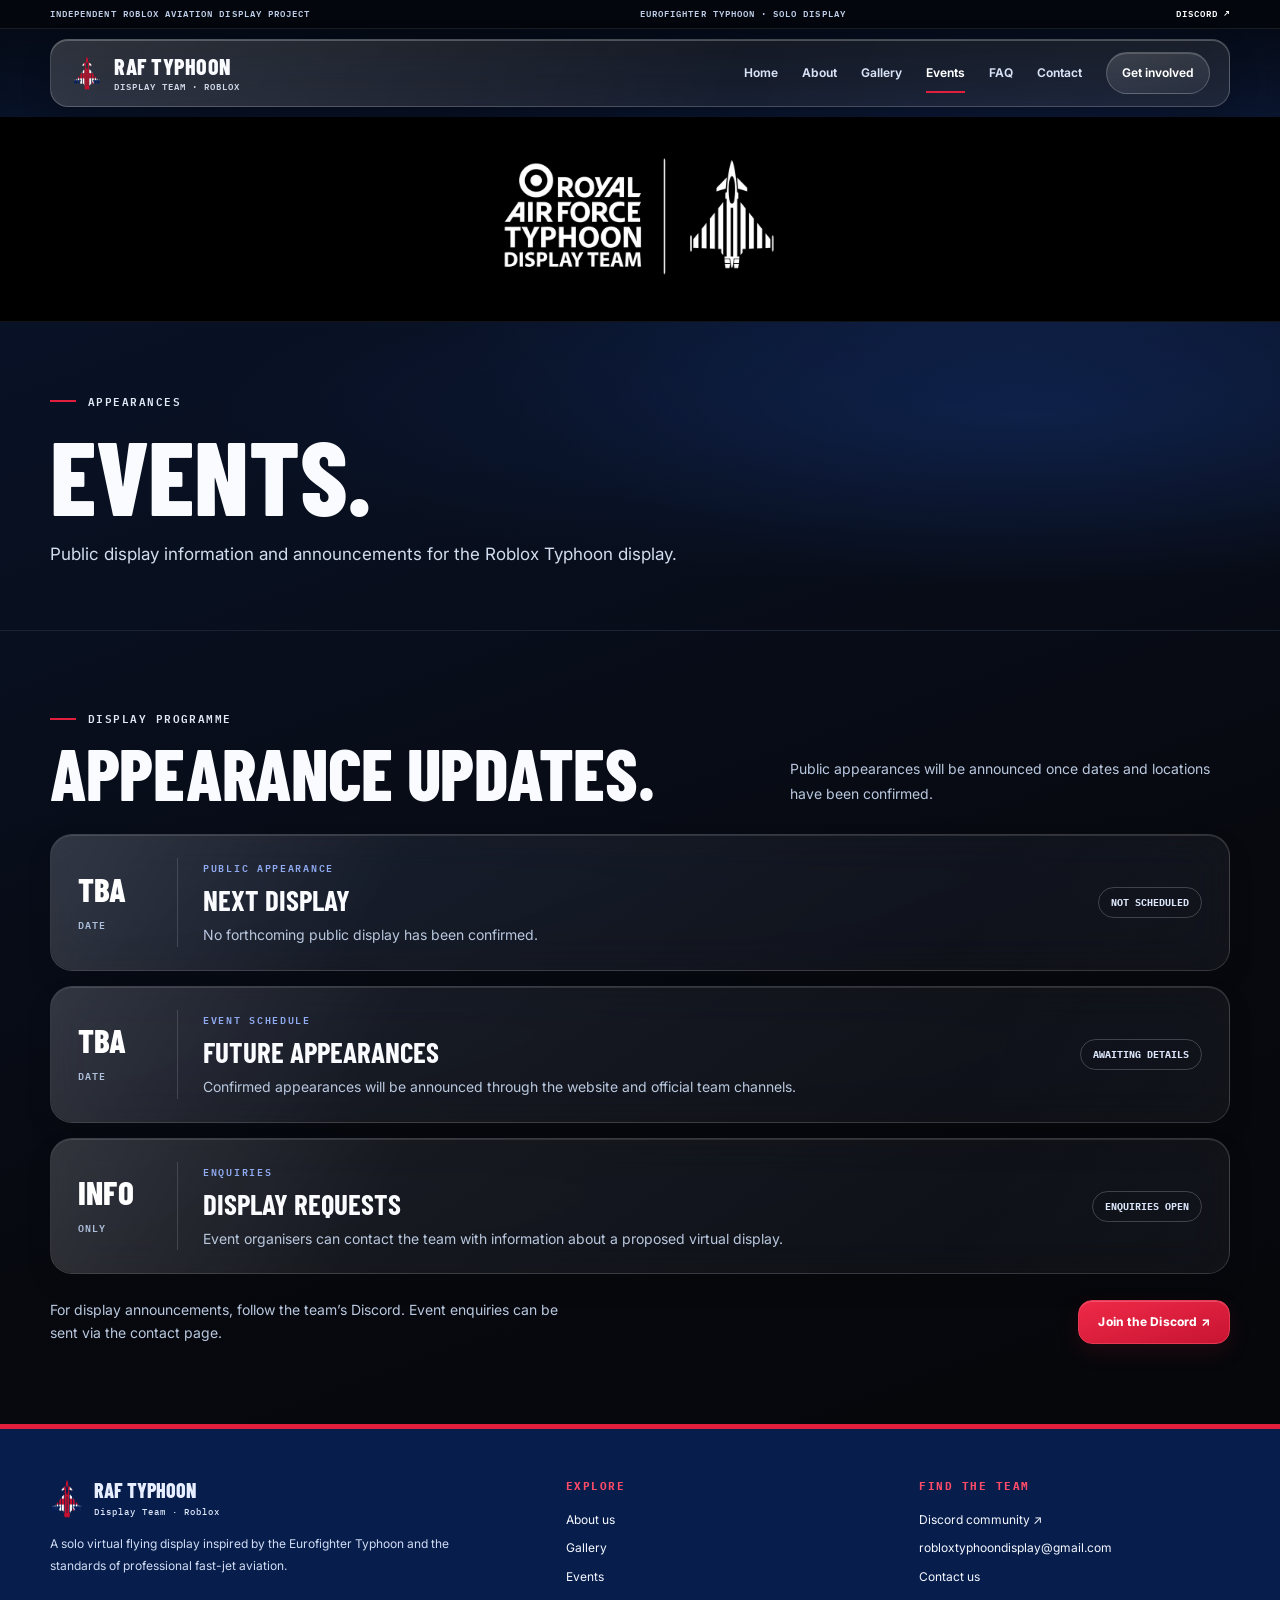
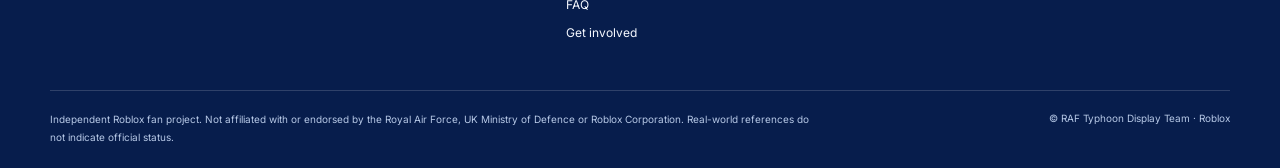
<file: events.html>
<!DOCTYPE html>

<html lang="en"><head><meta charset="utf-8"/><meta content="width=device-width,initial-scale=1" name="viewport"/><meta content="dark" name="color-scheme"/><meta content="#070a10" name="theme-color"/><meta content="Independent Roblox RAF Typhoon Display Team — a solo virtual flying display inspired by the Eurofighter Typhoon." name="description"/><meta content="20261025g2" name="site-version"/><link href="[data-uri]" rel="icon"/><title>Events | RAF Typhoon Display Team</title><link href="https://fonts.googleapis.com" rel="preconnect"/><link crossorigin="" href="https://fonts.gstatic.com" rel="preconnect"/><link href="https://fonts.googleapis.com/css2?family=Barlow+Condensed:wght@500;600;700;800&amp;family=IBM+Plex+Mono:wght@500;600;700&amp;family=Inter:wght@400;500;600;700;800&amp;display=swap" rel="stylesheet"/><style>
:root{--bg:#070a10;--black:#050609;--deep:#0a1530;--blue:#0c2765;--blue-bright:#19469e;--red:#e11f3d;--white:#fafbff;--muted:#b9c8df;--line:rgba(240,247,255,.15);--glass:rgba(240,247,255,.075);--radius:22px;--font:Inter,system-ui,Arial,sans-serif;--display:'Barlow Condensed',Impact,Arial Narrow,sans-serif;--mono:'IBM Plex Mono',monospace}
*,*::before,*::after{box-sizing:border-box}html{scroll-behavior:smooth;overflow-x:clip}body{margin:0;background:var(--bg);color:var(--white);font-family:var(--font);font-size:14px;line-height:1.6;-webkit-font-smoothing:antialiased;overflow-x:hidden}button,input,textarea,select{font:inherit}a{color:inherit}button{cursor:pointer}img{display:block;max-width:100%}h1,h2,h3,p{margin:0}.container{width:min(1180px,calc(100% - 48px));margin-inline:auto}.muted{color:var(--muted)}.mono{font-family:var(--mono);text-transform:uppercase;font-size:11px;letter-spacing:1.7px}.page-shell{min-height:100vh;background:radial-gradient(ellipse 58% 440px at 82% 12%,rgba(30,75,176,.23),transparent 85%),linear-gradient(160deg,#09152e 0%,#07090f 58%,#050608 100%)}
/* Restraint: translucent glass only for primary surfaces, with edge illumination */
.glass{position:relative;isolation:isolate;border:1px solid rgba(255,255,255,.16);background:linear-gradient(148deg,rgba(255,255,255,.115) 0%,rgba(255,255,255,.045) 32%,rgba(255,255,255,.025) 66%,rgba(153,181,244,.065) 100%);-webkit-backdrop-filter:blur(20px) saturate(145%);backdrop-filter:blur(20px) saturate(145%);box-shadow:inset 0 1px 0 rgba(255,255,255,.16),0 22px 46px rgba(0,0,0,.20);border-radius:var(--radius);overflow:hidden}
.glass:before{content:'';pointer-events:none;position:absolute;inset:0;border-radius:inherit;background:linear-gradient(118deg,rgba(255,255,255,.10),transparent 29%,transparent 76%,rgba(255,255,255,.02));z-index:-1}.glass.soft{background:linear-gradient(145deg,rgba(255,255,255,.085),rgba(255,255,255,.028));box-shadow:inset 0 1px 0 rgba(255,255,255,.12),0 12px 26px rgba(0,0,0,.12)}
.site-top{background:#03060d;border-bottom:1px solid rgba(255,255,255,.09);color:#bfcee8}.site-top .container{display:flex;justify-content:space-between;gap:16px;align-items:center;min-height:28px;font:600 9px/1.3 var(--mono);letter-spacing:1.05px;text-transform:uppercase}.top-discord{text-decoration:none;color:#fff}.top-discord:hover{color:#ff6580}
.nav-wrap{position:sticky;top:0;z-index:30;padding:10px 0;background:linear-gradient(180deg,rgba(3,5,9,.62),rgba(3,5,9,.10));-webkit-backdrop-filter:blur(7px);backdrop-filter:blur(7px)}.nav-glass{display:flex;align-items:center;justify-content:space-between;gap:20px;min-height:68px;padding:8px 19px;border-radius:18px;background:linear-gradient(112deg,rgba(255,255,255,.17),rgba(255,255,255,.065) 58%,rgba(255,255,255,.09));border:1px solid rgba(255,255,255,.20);box-shadow:inset 0 1px rgba(255,255,255,.23),0 12px 30px rgba(0,0,0,.2);-webkit-backdrop-filter:blur(30px) saturate(150%);backdrop-filter:blur(30px) saturate(150%)}.brand{display:flex;gap:10px;align-items:center;text-decoration:none;flex-shrink:0;max-width:240px}.brand img{width:34px;height:38px;object-fit:contain}.brand strong{display:block;font:800 22px/1 var(--display);letter-spacing:.5px;text-transform:uppercase}.brand span{display:block;color:#cfd7e6;font:600 9px/1.2 var(--mono);letter-spacing:1px;text-transform:uppercase;margin-top:4px}.nav-links{display:flex;align-items:center;gap:24px}.nav-links a{font-size:12px;font-weight:650;text-decoration:none;color:#d8e2f6;position:relative;white-space:nowrap;transition:color .2s}.nav-links a:hover,.nav-links a.active{color:#fff}.nav-links a:not(.nav-pill)::after{content:'';position:absolute;bottom:-10px;left:0;width:0;height:2px;background:var(--red);transition:width .22s}.nav-links a:not(.nav-pill):hover::after,.nav-links a.active:not(.nav-pill)::after{width:100%}.nav-links .nav-pill{border:1px solid rgba(255,255,255,.20);padding:10px 15px;border-radius:24px;color:#fff;background:linear-gradient(165deg,rgba(255,255,255,.15),rgba(255,255,255,.05));box-shadow:inset 0 1px rgba(255,255,255,.17)}.nav-links .nav-pill:hover{background:linear-gradient(165deg,#ee2c48,#aa142b)}.mobile-toggle{display:none;border:1px solid rgba(255,255,255,.25);background:rgba(255,255,255,.08);color:#fff;border-radius:12px;width:42px;height:39px;align-items:center;justify-content:center;font-size:19px}
.brand-band{height:205px;background:#000;display:grid;place-items:center;overflow:hidden;border-bottom:1px solid rgba(255,255,255,.08)}.brand-band img{width:min(680px,88vw);height:190px;object-fit:contain}
.eyebrow{display:flex;align-items:center;gap:12px;color:#e1e9f6;text-transform:uppercase;font:600 11px/1.35 var(--mono);letter-spacing:1.45px}.eyebrow:before{content:'';width:26px;height:2px;background:var(--red);flex:none}.section{padding:80px 0}.section-top{display:flex;align-items:end;justify-content:space-between;gap:28px;margin-bottom:28px}.section-top>p{max-width:440px;color:var(--muted);line-height:1.8}.section-title{font:800 clamp(45px,5.6vw,76px)/.94 var(--display);text-transform:uppercase;letter-spacing:-.3px;margin:13px 0 0}.lead{color:#d2deef;font-size:17px;line-height:1.8}
.hero{padding:72px 0 84px;overflow:hidden;position:relative}.hero:before{content:'';pointer-events:none;position:absolute;right:-18%;top:-40%;width:850px;height:850px;border-radius:50%;background:radial-gradient(circle,rgba(25,73,171,.31),transparent 68%)}.hero-layout{position:relative;display:grid;grid-template-columns:1.03fr .97fr;gap:65px;align-items:center}.hero h1{font:800 clamp(72px,9vw,128px)/.88 var(--display);letter-spacing:-1px;text-transform:uppercase;margin:18px 0 25px}.hero h1 em{font-style:normal;color:var(--red)}.hero .lead{max-width:530px;font-size:17px;margin-bottom:26px}.action-group{display:flex;align-items:center;gap:12px;flex-wrap:wrap}.button{display:inline-flex;align-items:center;justify-content:center;gap:14px;min-height:44px;padding:11px 19px;border-radius:14px;border:1px solid rgba(255,255,255,.25);font-weight:750;font-size:12px;letter-spacing:.2px;text-decoration:none;transition:background .25s,transform .25s,box-shadow .25s;color:#fff;background:linear-gradient(135deg,rgba(255,255,255,.12),rgba(255,255,255,.05));-webkit-backdrop-filter:blur(10px);backdrop-filter:blur(10px);box-shadow:inset 0 1px rgba(255,255,255,.16)}.button:hover{transform:translateY(-2px);background:rgba(255,255,255,.17)}.button.red{border-color:#e63852;background:linear-gradient(165deg,#ef2a48,#c71432);box-shadow:inset 0 1px rgba(255,255,255,.2),0 8px 22px rgba(202,20,50,.13)}.button.red:hover{background:linear-gradient(165deg,#ff3755,#d41937);box-shadow:0 12px 30px rgba(202,20,50,.23)}.button:focus-visible,a:focus-visible,summary:focus-visible{outline:2px solid #97b7ff;outline-offset:3px}
.identity-card{aspect-ratio:1.08;min-height:420px;padding:40px;display:flex;flex-direction:column;justify-content:space-between;background:linear-gradient(132deg,rgba(213,228,255,.16),rgba(115,155,243,.04) 36%,rgba(8,30,70,.40) 100%)}.identity-card::after{content:'';position:absolute;width:390px;height:390px;top:50%;left:50%;transform:translate(-50%,-50%);border-radius:50%;border:1px solid rgba(255,255,255,.07);box-shadow:0 0 0 65px rgba(255,255,255,.018),0 0 0 130px rgba(255,255,255,.014);pointer-events:none;z-index:-1}.identity-card .id-top{display:flex;justify-content:space-between;gap:12px;position:relative;z-index:1}.id-type{font:600 10px var(--mono);letter-spacing:1.3px;color:#f4f7ff;text-transform:uppercase}.status-dot{width:7px;height:7px;display:inline-block;border-radius:50%;background:var(--red);margin-right:7px}.identity-emblem{width:min(70%,235px);margin:auto;filter:drop-shadow(0 16px 22px rgba(0,0,0,.36));animation:very-subtle-float 7s ease-in-out infinite}.id-bottom{position:relative;z-index:1;display:grid;grid-template-columns:repeat(3,1fr);gap:12px;padding-top:18px;border-top:1px solid rgba(255,255,255,.17)}.id-bottom span{display:block;font:600 9px var(--mono);letter-spacing:1.05px;color:#b1c5ec;text-transform:uppercase}.id-bottom strong{display:block;font:700 12px/1.4 var(--font);margin-top:5px}
.ticker{background:var(--red);overflow:hidden;white-space:nowrap;height:41px;display:flex;align-items:center;box-shadow:0 4px 23px rgba(0,0,0,.12)}.ticker-inner{display:flex;gap:0;min-width:max-content;animation:ticker-scroll 46s linear infinite}.ticker-inner>span{font:700 11px var(--mono);letter-spacing:1.6px;text-transform:uppercase;color:#080e22;padding-right:25px}.ticker-inner>span::after{content:' /';margin-left:27px;color:#080e22}
.two-grid{display:grid;grid-template-columns:1.15fr .85fr;gap:17px}.info-panel{padding:36px}.info-panel .section-title{font-size:45px;margin:12px 0 16px}.info-panel p{color:var(--muted);line-height:1.8}.panel-label{font:600 10px var(--mono);letter-spacing:1.7px;color:#8faaf0;text-transform:uppercase}.three-grid{display:grid;grid-template-columns:repeat(3,1fr);gap:18px}.info-tile{padding:28px;min-height:210px}.info-tile h3{font:700 30px/1 var(--display);text-transform:uppercase;margin:15px 0 13px}.info-tile p{font-size:13px;color:#bfcee5}.info-tile .count{font:600 12px var(--mono);color:#fc4a64}.tiny-link{display:inline-block;text-decoration:none;font:600 11px var(--mono);letter-spacing:.4px;color:#fff;margin-top:20px;border-bottom:1px solid #ec3150;padding-bottom:4px}.tiny-link:hover{color:#ff6980}.glass-highlight{background:linear-gradient(135deg,rgba(37,79,157,.37),rgba(255,255,255,.055) 38%,rgba(255,255,255,.03));border:1px solid rgba(157,194,255,.21)}
.page-hero{padding:72px 0 60px;border-bottom:1px solid rgba(255,255,255,.08);background:radial-gradient(ellipse at 80% 30%,rgba(30,77,180,.21),transparent 56%)}.page-hero .section-title{font-size:clamp(60px,8.2vw,110px);margin:16px 0 16px}.page-hero .lead{max-width:750px}.content-text p{font-size:14px;color:#c4d1e5;line-height:1.9;margin-bottom:17px}.content-text p:last-child{margin-bottom:0}
.gallery-grid{display:grid;grid-template-columns:repeat(3,1fr);gap:18px}.photo-slot{aspect-ratio:1.22;background:linear-gradient(140deg,rgba(26,65,149,.4),rgba(255,255,255,.045) 45%,rgba(2,8,20,.7));border:1px solid rgba(255,255,255,.13);border-radius:20px;display:flex;flex-direction:column;justify-content:space-between;padding:24px;overflow:hidden;position:relative}.photo-slot::before{content:'';position:absolute;inset:0;background:linear-gradient(120deg,transparent 18%,rgba(255,255,255,.08) 38%,transparent 56%);opacity:.8}.photo-slot .photo-index{z-index:1;color:#b8c9ef;font:600 11px var(--mono);letter-spacing:1.8px}.photo-slot .photo-bottom{z-index:1;display:flex;justify-content:space-between;align-items:end;gap:15px}.photo-slot strong{font:700 28px/1 var(--display);text-transform:uppercase}.photo-slot small{font:600 10px var(--mono);letter-spacing:.7px;color:#a7bade}.photo-slot img{position:absolute;inset:0;width:100%;height:100%;object-fit:cover}.photo-slot:has(img)::before{z-index:1;background:linear-gradient(180deg,transparent 55%,rgba(0,0,0,.65));opacity:1}.photo-slot:has(img) .photo-index,.photo-slot:has(img) .photo-bottom{z-index:2}.photo-empty-note{color:#c6d2e5;max-width:750px;font-size:14px;line-height:1.7;margin-top:24px}
.notice{padding:26px;display:flex;gap:22px;align-items:center;justify-content:space-between}.notice h3{font:700 30px var(--display);text-transform:uppercase}.notice p{color:#cfdbec;font-size:13px;margin-top:8px}.faq-group{display:grid;gap:14px}.faq-item{border-radius:18px}.faq-item summary{list-style:none;cursor:pointer;padding:22px 26px;display:flex;justify-content:space-between;gap:12px;font-weight:700;font-size:14px}.faq-item summary::-webkit-details-marker{display:none}.faq-item summary:after{content:'+';font:500 24px/1 var(--mono);color:#e64a64}.faq-item[open] summary:after{content:'−'}.faq-item .answer{padding:0 26px 23px;color:#c1d1e9;line-height:1.8}
.form-layout{display:grid;grid-template-columns:1.35fr .65fr;gap:20px;align-items:start}.form-panel{padding:30px}.form-panel h2{font:700 33px var(--display);text-transform:uppercase;margin-bottom:8px}.form-intro{color:#c4d2e8;font-size:13px;margin-bottom:24px}.fields{display:grid;grid-template-columns:repeat(2,1fr);gap:18px}.field{display:flex;flex-direction:column;gap:7px;min-width:0}.field.full{grid-column:1/-1}.field label{font-size:12px;font-weight:700;color:#f4f7ff}.field label .optional{font-weight:400;color:#90a8d1}.field input,.field select,.field textarea{width:100%;min-height:46px;border:1px solid rgba(255,255,255,.18);background:rgba(1,7,20,.40);color:#fff;border-radius:12px;padding:12px 13px;outline:none;transition:border-color .15s,box-shadow .15s}.field textarea{min-height:126px;resize:vertical}.field select option{background:#0c1e43;color:#fff}.field input::placeholder,.field textarea::placeholder{color:#8595b4}.field input:focus,.field select:focus,.field textarea:focus{border-color:#92b2ff;box-shadow:0 0 0 3px rgba(70,122,245,.18)}.field input.is-invalid,.field select.is-invalid,.field textarea.is-invalid{border-color:#ff4e69;box-shadow:0 0 0 3px rgba(236,46,76,.15);background:rgba(70,9,21,.31)}.field-error{color:#ff9eae;min-height:0;font-size:11px}.field-error:empty{display:none}.field-checkbox{display:flex;gap:11px;align-items:flex-start;grid-column:1/-1}.field-checkbox input{width:18px;height:18px;accent-color:#e11f3d;margin-top:2px;flex:none}.field-checkbox label{font-size:12px;color:#e2e9f6}.field-checkbox .field-error{display:block}.form-actions{display:flex;flex-wrap:wrap;align-items:center;gap:13px;margin-top:22px}.form-feedback{color:#c7e3fc;font-size:12px;margin-top:14px;min-height:20px}.form-note{font-size:11px;color:#9fb3d5;margin-top:16px}.side-stack{display:grid;gap:14px}.side-card{padding:24px}.side-card h3{font:700 25px var(--display);text-transform:uppercase;margin-bottom:10px}.side-card p,.side-card a{font-size:13px;line-height:1.8;color:#cfdaed;overflow-wrap:anywhere}.side-card a:hover{color:#fff}.side-card .panel-label{margin-bottom:11px;display:block}
.site-footer{border-top:5px solid var(--red);background:#071d4c;color:#e7eeff;padding:46px 0 22px}.footer-grid{display:grid;grid-template-columns:1.22fr .75fr .9fr;gap:8%;padding-bottom:39px}.footer-brand{display:flex;gap:10px;align-items:center;text-decoration:none;margin-bottom:12px}.footer-brand img{width:34px;height:46px;object-fit:contain}.footer-brand strong{display:block;font:800 20px/1 var(--display);text-transform:uppercase}.footer-brand span{display:block;font:500 9px var(--mono);letter-spacing:1px;color:#dce6f8;margin-top:6px}.site-footer p{font-size:12px;line-height:1.8;color:#d0dcf2}.footer-col h3{font:700 11px var(--mono);text-transform:uppercase;letter-spacing:1.5px;color:#ff4b68;margin:4px 0 17px}.footer-col a{display:block;text-decoration:none;font-size:12px;margin-bottom:9px;color:#f6f9ff;overflow-wrap:anywhere}.footer-col a:hover{color:#ff6982}.footer-bottom{border-top:1px solid rgba(255,255,255,.16);padding-top:19px;display:flex;justify-content:space-between;gap:28px}.footer-bottom p{max-width:760px;font-size:10px;color:#b6c8e6}.footer-bottom span{font-size:10px;line-height:1.7;color:#b6c8e6;white-space:nowrap}
.reveal{opacity:1;transform:none}.reveal.visible{opacity:1;transform:none}
@keyframes very-subtle-float{0%,100%{transform:translateY(0)}50%{transform:translateY(-7px)}}@keyframes ticker-scroll{to{transform:translateX(-50%)}}
@media(max-width:1080px){.nav-links{gap:14px}.hero-layout{gap:26px}.identity-card{min-height:360px}}
@media(max-width:900px){.mobile-toggle{display:flex}.nav-glass{position:relative}.nav-links{display:none;position:absolute;top:calc(100% + 10px);left:0;right:0;flex-direction:column;align-items:stretch;gap:0;padding:12px 18px;background:rgba(12,22,47,.96);border-radius:18px;border:1px solid rgba(255,255,255,.22);-webkit-backdrop-filter:blur(24px);backdrop-filter:blur(24px);box-shadow:0 20px 32px rgba(0,0,0,.36)}.nav-links.open{display:flex}.nav-links a{padding:12px}.nav-links a:not(.nav-pill)::after{bottom:3px}.nav-links .nav-pill{margin-top:10px}.hero-layout{grid-template-columns:1fr}.identity-card{max-width:570px;width:100%;margin:8px auto 0}.section-top{display:block}.section-top>p{margin-top:16px}.form-layout{grid-template-columns:1fr}.footer-grid{grid-template-columns:1fr 1fr;gap:35px}.footer-grid>div:first-child{grid-column:1/-1}.two-grid{grid-template-columns:1fr}.three-grid{grid-template-columns:1fr 1fr}.gallery-grid{grid-template-columns:repeat(2,1fr)}}
@media(max-width:600px){.container{width:calc(100% - 28px)}.site-top .container{min-height:26px}.site-top .top-long{display:none}.nav-glass{min-height:64px;padding:7px 11px}.brand strong{font-size:18px}.brand span{font-size:8px}.brand img{width:30px;height:34px}.brand-band{height:125px}.brand-band img{height:117px}.hero{padding:47px 0 60px}.hero h1{font-size:clamp(64px,17vw,92px)}.identity-card{min-height:330px;padding:22px}.identity-card .id-top{flex-wrap:wrap}.id-bottom{gap:5px}.id-bottom strong{font-size:10px}.section{padding:59px 0}.section-title{font-size:52px}.page-hero{padding:50px 0 47px}.page-hero .section-title{font-size:70px}.three-grid,.gallery-grid,.fields{grid-template-columns:1fr}.info-panel,.info-tile,.form-panel{padding:23px}.notice{display:block}.notice .button{margin-top:16px}.footer-grid{display:block}.footer-grid>div{margin-bottom:26px}.footer-bottom{display:block}.footer-bottom span{display:block;margin-top:12px}.form-actions .button{width:100%}}
@media(prefers-reduced-motion:reduce){*,*::before,*::after{animation-duration:.001ms!important;transition-duration:.001ms!important;scroll-behavior:auto!important}.reveal{opacity:1;transform:none}}


/* Extended flight notes without numbered identity markers */
.identity-card .id-top { align-items:center }
.id-bottom { gap:14px; padding-top:20px }
.id-bottom>div { min-width:0 }
.id-bottom strong { font-size:12px; line-height:1.45; margin-top:7px }
.id-bottom small { display:block; font-size:10px; line-height:1.55; color:#bed0eb; font-weight:450; margin-top:8px }
.profile-notes { display:grid; gap:12px; margin-top:17px }
.profile-note { padding:21px 22px; min-height:0 }
.profile-note h3 { font-size:30px; margin:10px 0 8px }
.profile-note p { font-size:13px; line-height:1.75; margin:0 }
/* Transparent vertical event list */
.events-list { display:grid; gap:15px }
.event-row { display:grid; grid-template-columns:100px 1fr auto; gap:25px; padding:23px 27px; align-items:center }
.event-date { border-right:1px solid rgba(255,255,255,.14); padding-right:20px; align-self:stretch; display:flex; flex-direction:column; justify-content:center }
.event-date strong { font:800 33px/1 var(--display); color:#fff; letter-spacing:.2px }
.event-date span { font:600 10px var(--mono); text-transform:uppercase; color:#adbfdb; letter-spacing:1px; margin-top:9px }
.event-detail .panel-label { margin-bottom:8px }
.event-detail h3 { font:700 29px/1.1 var(--display); text-transform:uppercase; margin:0 0 7px }
.event-detail p { max-width:750px; line-height:1.7; color:var(--muted); margin:0 }
.event-status { border:1px solid rgba(255,255,255,.20); border-radius:999px; padding:8px 12px; font:700 10px var(--mono); color:#dce6fa; text-transform:uppercase; white-space:nowrap }
.event-actions { margin-top:25px; display:flex; flex-wrap:wrap; align-items:center; justify-content:space-between; gap:18px }
.event-actions p { color:var(--muted); max-width:520px }
.photo-slot .photo-bottom { align-items:center; justify-content:start }
.photo-slot .photo-bottom strong { font-size:23px }
/* Submission states */
.form-feedback.feedback-error { color:#ffa4b3 }
.form-feedback.feedback-success { color:#a5efca }
.form-actions button:disabled { opacity:.62; cursor:wait }
.honeypot { position:absolute; left:-10000px; width:1px; height:1px; opacity:0; overflow:hidden; pointer-events:none }
@media(max-width:900px){.event-row{grid-template-columns:90px 1fr}.event-status{grid-column:2;justify-self:start}}
@media(max-width:600px){.event-row{grid-template-columns:65px 1fr;gap:13px;padding:18px}.event-date strong{font-size:26px}.event-date span{font-size:9px}.event-detail h3{font-size:24px}.id-bottom{grid-template-columns:1fr;gap:12px}.id-bottom>div{display:grid;grid-template-columns:72px 1fr;gap:4px 10px;padding-bottom:11px;border-bottom:1px solid rgba(255,255,255,.10)}.id-bottom>div:last-child{border-bottom:0}.id-bottom span{grid-row:1/3;padding-top:4px}.id-bottom strong{margin:0}.id-bottom small{margin-top:0;grid-column:2}.identity-card{min-height:410px;aspect-ratio:auto}.identity-emblem{width:min(54%,200px)}}

.identity-card{min-height:515px;aspect-ratio:auto;padding:34px}.identity-emblem{width:min(64%,215px)}
@media(max-width:600px){.identity-card{min-height:480px;aspect-ratio:auto}}
</style></head><body><div class="page-shell"><div class="site-top"><div class="container"><span class="top-long">Independent Roblox aviation display project</span><span>EUROFIGHTER TYPHOON · SOLO DISPLAY</span><a class="top-discord" href="https://discord.gg/n3kNeAZ9rC" rel="noopener noreferrer" target="_blank">DISCORD ↗</a></div></div><div class="nav-wrap"><div class="container"><header class="nav-glass"><a aria-label="Return to home" class="brand" href="./index.html?v=20261025navfix7"><img alt="" src="[data-uri]"/><div><strong>RAF Typhoon</strong><span>Display Team · Roblox</span></div></a><button aria-controls="main-nav" aria-expanded="false" aria-label="Open menu" class="mobile-toggle" id="menu-toggle">☰</button><nav aria-label="Main navigation" class="nav-links" id="main-nav"><a class="" href="./index.html?v=20261025navfix7">Home</a><a class="" href="./about-us.html?v=20261025navfix7">About</a><a class="" href="./gallery.html?v=20261025navfix7">Gallery</a><a aria-current="page" class="active" href="./events.html?v=20261025navfix7">Events</a><a class="" href="./faq.html?v=20261025navfix7">FAQ</a><a class="" href="./contact-us.html?v=20261025navfix7">Contact</a><a class="nav-pill" href="./apply.html?v=20261025navfix7">Get involved</a></nav></header></div></div><div class="brand-band"><img alt="RAF Typhoon Display Team branding" src="[data-uri]"/></div><main id="main-content"><section class="page-hero"><div class="container"><div class="eyebrow">Appearances</div><h1 class="section-title">EVENTS.</h1><p class="lead">Public display information and announcements for the Roblox Typhoon display.</p></div></section><section class="section"><div class="container">
<div class="section-top reveal"><div><div class="eyebrow">Display programme</div><h2 class="section-title">APPEARANCE UPDATES.</h2></div>
<p>Public appearances will be announced once dates and locations have been confirmed.</p></div>
<div class="events-list"><article class="event-row glass soft reveal"><div class="event-date"><strong>TBA</strong><span>DATE</span></div><div class="event-detail"><div class="panel-label">Public appearance</div><h3>Next display</h3><p>No forthcoming public display has been confirmed.</p></div><div class="event-status">Not scheduled</div></article><article class="event-row glass soft reveal"><div class="event-date"><strong>TBA</strong><span>DATE</span></div><div class="event-detail"><div class="panel-label">Event schedule</div><h3>Future appearances</h3><p>Confirmed appearances will be announced through the website and official team channels.</p></div><div class="event-status">Awaiting details</div></article><article class="event-row glass soft reveal"><div class="event-date"><strong>INFO</strong><span>ONLY</span></div><div class="event-detail"><div class="panel-label">Enquiries</div><h3>Display requests</h3><p>Event organisers can contact the team with information about a proposed virtual display.</p></div><div class="event-status">Enquiries open</div></article></div><div class="event-actions"><p>For display announcements, follow the team’s Discord. Event enquiries can be sent via the contact page.</p><a class="button red" href="https://discord.gg/n3kNeAZ9rC" rel="noopener noreferrer" target="_blank">Join the Discord ↗</a></div></div></section></main><footer class="site-footer"><div class="container"><div class="footer-grid"><div><a class="footer-brand" href="./index.html?v=20261025navfix7"><img alt="" src="[data-uri]"/><div><strong>RAF Typhoon</strong><span>Display Team · Roblox</span></div></a><p>A solo virtual flying display inspired by the Eurofighter Typhoon and the standards of professional fast-jet aviation.</p></div><div class="footer-col"><h3>Explore</h3><a href="./about-us.html?v=20261025navfix7">About us</a><a href="./gallery.html?v=20261025navfix7">Gallery</a><a href="./events.html?v=20261025navfix7">Events</a><a href="./faq.html?v=20261025navfix7">FAQ</a><a href="./apply.html?v=20261025navfix7">Get involved</a></div><div class="footer-col"><h3>Find the team</h3><a href="https://discord.gg/n3kNeAZ9rC" rel="noopener noreferrer" target="_blank">Discord community ↗</a><a href="mailto:robloxtyphoondisplay@gmail.com">robloxtyphoondisplay@gmail.com</a><a href="./contact-us.html?v=20261025navfix7">Contact us</a></div></div><div class="footer-bottom"><p>Independent Roblox fan project. Not affiliated with or endorsed by the Royal Air Force, UK Ministry of Defence or Roblox Corporation. Real-world references do not indicate official status.</p><span>© RAF Typhoon Display Team · Roblox</span></div></div></footer></div><script>
(()=>{
const b=document.querySelector('#menu-toggle'),n=document.querySelector('#main-nav');
if(b&&n){b.addEventListener('click',()=>{const open=n.classList.toggle('open');b.setAttribute('aria-expanded',String(open));b.setAttribute('aria-label',open?'Close menu':'Open menu')});document.addEventListener('click',e=>{if(!b.contains(e.target)&&!n.contains(e.target)){n.classList.remove('open');b.setAttribute('aria-expanded','false')}})}
if('IntersectionObserver' in window){const obs=new IntersectionObserver(entries=>{entries.forEach(e=>{if(e.isIntersecting){e.target.classList.add('visible');obs.unobserve(e.target)}})},{threshold:.08});document.querySelectorAll('.reveal').forEach(el=>obs.observe(el))}else document.querySelectorAll('.reveal').forEach(el=>el.classList.add('visible'));
const form=document.querySelector('form[data-mail-form]');
if(!form)return;
const feedback=document.querySelector('#form-feedback');
const email='robloxtyphoondisplay@gmail.com';
function errorField(field,show){const wrap=field.closest('.field')||field.closest('.field-checkbox');const t=wrap?.querySelector('.field-error');const invalid=field.type==='checkbox'?!field.checked:(field.validity.valueMissing || (field.type==='email'&&!field.validity.valid));field.classList.toggle('is-invalid',show&&invalid);field.setAttribute('aria-invalid',show&&invalid?'true':'false');if(t)t.textContent=show&&invalid?(field.type==='email'&&!field.validity.valueMissing?'Enter a valid email address.':'Please complete this field.'):'';return !invalid}
function validate(){let first=null;form.querySelectorAll('[required]').forEach(f=>{if(!errorField(f,true)&&!first)first=f});if(first){first.focus();feedback.textContent='Please complete the fields highlighted in red.';return false}return true}
form.querySelectorAll('input,select,textarea').forEach(f=>{['input','change'].forEach(evt=>f.addEventListener(evt,()=>{if(f.getAttribute('aria-invalid')==='true')errorField(f,true)}))});
function draft(){let rows=[];new FormData(form).forEach((value,key)=>{if(value instanceof File)return;rows.push(`${key.replaceAll('_',' ').toUpperCase()}: ${value}`)});return rows.join('\n')}
function openMail(){if(!validate())return;const kind=form.dataset.mailForm==='application'?'Community enquiry':'Contact enquiry';const sub=form.querySelector('[name=subject]')?.value||form.querySelector('[name=interest]')?.value||kind;const subject=`RAF Typhoon Display Team — ${sub}`;const body=`${kind}\n\n${draft()}\n\nSent using my own email app.`;const url=`mailto:${email}?subject=${encodeURIComponent(subject)}&body=${encodeURIComponent(body)}`;feedback.textContent='Your email app should open with a prepared message. You must press Send in your email app to deliver it.';window.location.href=url}
form.addEventListener('submit',e=>{e.preventDefault();openMail()});
const copy=document.querySelector('#copy-message');if(copy)copy.addEventListener('click',async()=>{if(!validate())return;const msg=draft();try{await navigator.clipboard.writeText(msg);feedback.textContent='Details copied. Email them to robloxtyphoondisplay@gmail.com to send your message.'}catch{feedback.textContent='Copy could not run in this browser. Use “Open email app” instead.'}})
})();
</script></body></html>
</file>
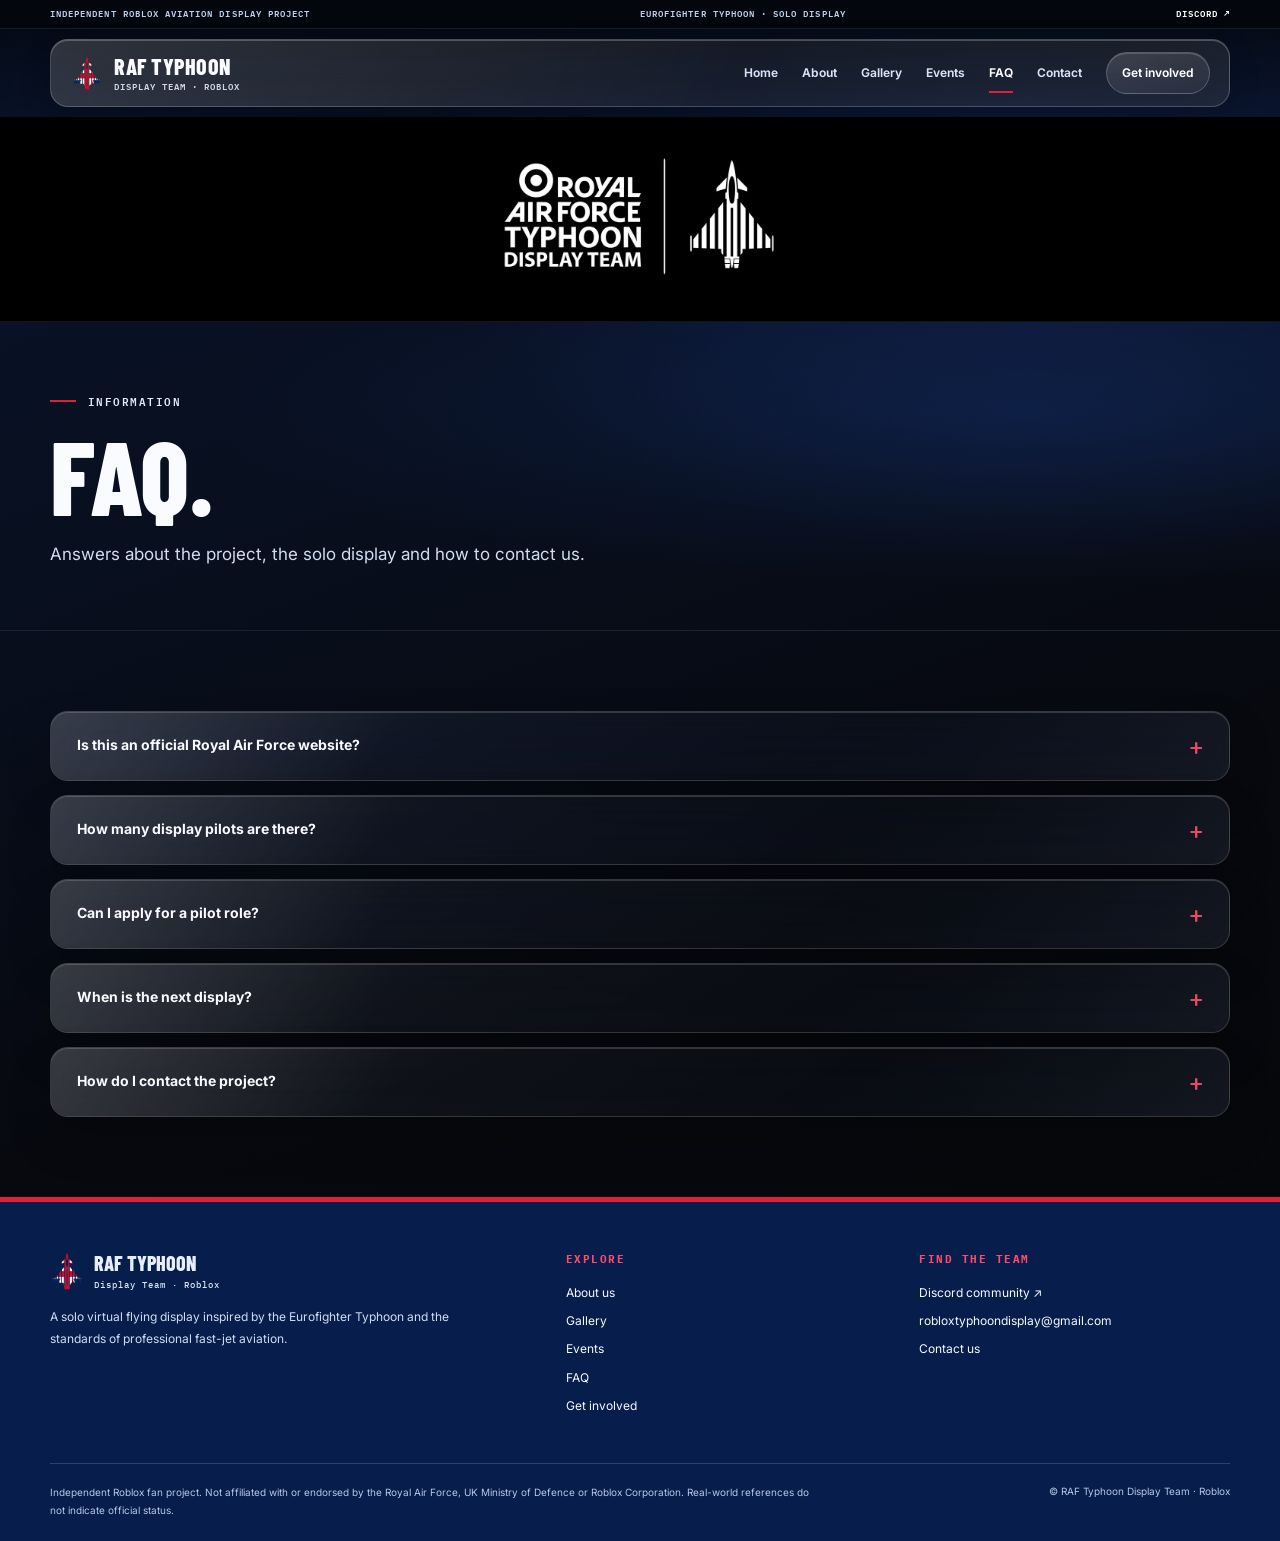
<file: faq.html>
<!DOCTYPE html>

<html lang="en"><head><meta charset="utf-8"/><meta content="width=device-width,initial-scale=1" name="viewport"/><meta content="dark" name="color-scheme"/><meta content="#070a10" name="theme-color"/><meta content="Independent Roblox RAF Typhoon Display Team — a solo virtual flying display inspired by the Eurofighter Typhoon." name="description"/><meta content="20261025g2" name="site-version"/><link href="[data-uri]" rel="icon"/><title>FAQ | RAF Typhoon Display Team</title><link href="https://fonts.googleapis.com" rel="preconnect"/><link crossorigin="" href="https://fonts.gstatic.com" rel="preconnect"/><link href="https://fonts.googleapis.com/css2?family=Barlow+Condensed:wght@500;600;700;800&amp;family=IBM+Plex+Mono:wght@500;600;700&amp;family=Inter:wght@400;500;600;700;800&amp;display=swap" rel="stylesheet"/><style>
:root{--bg:#070a10;--black:#050609;--deep:#0a1530;--blue:#0c2765;--blue-bright:#19469e;--red:#e11f3d;--white:#fafbff;--muted:#b9c8df;--line:rgba(240,247,255,.15);--glass:rgba(240,247,255,.075);--radius:22px;--font:Inter,system-ui,Arial,sans-serif;--display:'Barlow Condensed',Impact,Arial Narrow,sans-serif;--mono:'IBM Plex Mono',monospace}
*,*::before,*::after{box-sizing:border-box}html{scroll-behavior:smooth;overflow-x:clip}body{margin:0;background:var(--bg);color:var(--white);font-family:var(--font);font-size:14px;line-height:1.6;-webkit-font-smoothing:antialiased;overflow-x:hidden}button,input,textarea,select{font:inherit}a{color:inherit}button{cursor:pointer}img{display:block;max-width:100%}h1,h2,h3,p{margin:0}.container{width:min(1180px,calc(100% - 48px));margin-inline:auto}.muted{color:var(--muted)}.mono{font-family:var(--mono);text-transform:uppercase;font-size:11px;letter-spacing:1.7px}.page-shell{min-height:100vh;background:radial-gradient(ellipse 58% 440px at 82% 12%,rgba(30,75,176,.23),transparent 85%),linear-gradient(160deg,#09152e 0%,#07090f 58%,#050608 100%)}
/* Restraint: translucent glass only for primary surfaces, with edge illumination */
.glass{position:relative;isolation:isolate;border:1px solid rgba(255,255,255,.16);background:linear-gradient(148deg,rgba(255,255,255,.115) 0%,rgba(255,255,255,.045) 32%,rgba(255,255,255,.025) 66%,rgba(153,181,244,.065) 100%);-webkit-backdrop-filter:blur(20px) saturate(145%);backdrop-filter:blur(20px) saturate(145%);box-shadow:inset 0 1px 0 rgba(255,255,255,.16),0 22px 46px rgba(0,0,0,.20);border-radius:var(--radius);overflow:hidden}
.glass:before{content:'';pointer-events:none;position:absolute;inset:0;border-radius:inherit;background:linear-gradient(118deg,rgba(255,255,255,.10),transparent 29%,transparent 76%,rgba(255,255,255,.02));z-index:-1}.glass.soft{background:linear-gradient(145deg,rgba(255,255,255,.085),rgba(255,255,255,.028));box-shadow:inset 0 1px 0 rgba(255,255,255,.12),0 12px 26px rgba(0,0,0,.12)}
.site-top{background:#03060d;border-bottom:1px solid rgba(255,255,255,.09);color:#bfcee8}.site-top .container{display:flex;justify-content:space-between;gap:16px;align-items:center;min-height:28px;font:600 9px/1.3 var(--mono);letter-spacing:1.05px;text-transform:uppercase}.top-discord{text-decoration:none;color:#fff}.top-discord:hover{color:#ff6580}
.nav-wrap{position:sticky;top:0;z-index:30;padding:10px 0;background:linear-gradient(180deg,rgba(3,5,9,.62),rgba(3,5,9,.10));-webkit-backdrop-filter:blur(7px);backdrop-filter:blur(7px)}.nav-glass{display:flex;align-items:center;justify-content:space-between;gap:20px;min-height:68px;padding:8px 19px;border-radius:18px;background:linear-gradient(112deg,rgba(255,255,255,.17),rgba(255,255,255,.065) 58%,rgba(255,255,255,.09));border:1px solid rgba(255,255,255,.20);box-shadow:inset 0 1px rgba(255,255,255,.23),0 12px 30px rgba(0,0,0,.2);-webkit-backdrop-filter:blur(30px) saturate(150%);backdrop-filter:blur(30px) saturate(150%)}.brand{display:flex;gap:10px;align-items:center;text-decoration:none;flex-shrink:0;max-width:240px}.brand img{width:34px;height:38px;object-fit:contain}.brand strong{display:block;font:800 22px/1 var(--display);letter-spacing:.5px;text-transform:uppercase}.brand span{display:block;color:#cfd7e6;font:600 9px/1.2 var(--mono);letter-spacing:1px;text-transform:uppercase;margin-top:4px}.nav-links{display:flex;align-items:center;gap:24px}.nav-links a{font-size:12px;font-weight:650;text-decoration:none;color:#d8e2f6;position:relative;white-space:nowrap;transition:color .2s}.nav-links a:hover,.nav-links a.active{color:#fff}.nav-links a:not(.nav-pill)::after{content:'';position:absolute;bottom:-10px;left:0;width:0;height:2px;background:var(--red);transition:width .22s}.nav-links a:not(.nav-pill):hover::after,.nav-links a.active:not(.nav-pill)::after{width:100%}.nav-links .nav-pill{border:1px solid rgba(255,255,255,.20);padding:10px 15px;border-radius:24px;color:#fff;background:linear-gradient(165deg,rgba(255,255,255,.15),rgba(255,255,255,.05));box-shadow:inset 0 1px rgba(255,255,255,.17)}.nav-links .nav-pill:hover{background:linear-gradient(165deg,#ee2c48,#aa142b)}.mobile-toggle{display:none;border:1px solid rgba(255,255,255,.25);background:rgba(255,255,255,.08);color:#fff;border-radius:12px;width:42px;height:39px;align-items:center;justify-content:center;font-size:19px}
.brand-band{height:205px;background:#000;display:grid;place-items:center;overflow:hidden;border-bottom:1px solid rgba(255,255,255,.08)}.brand-band img{width:min(680px,88vw);height:190px;object-fit:contain}
.eyebrow{display:flex;align-items:center;gap:12px;color:#e1e9f6;text-transform:uppercase;font:600 11px/1.35 var(--mono);letter-spacing:1.45px}.eyebrow:before{content:'';width:26px;height:2px;background:var(--red);flex:none}.section{padding:80px 0}.section-top{display:flex;align-items:end;justify-content:space-between;gap:28px;margin-bottom:28px}.section-top>p{max-width:440px;color:var(--muted);line-height:1.8}.section-title{font:800 clamp(45px,5.6vw,76px)/.94 var(--display);text-transform:uppercase;letter-spacing:-.3px;margin:13px 0 0}.lead{color:#d2deef;font-size:17px;line-height:1.8}
.hero{padding:72px 0 84px;overflow:hidden;position:relative}.hero:before{content:'';pointer-events:none;position:absolute;right:-18%;top:-40%;width:850px;height:850px;border-radius:50%;background:radial-gradient(circle,rgba(25,73,171,.31),transparent 68%)}.hero-layout{position:relative;display:grid;grid-template-columns:1.03fr .97fr;gap:65px;align-items:center}.hero h1{font:800 clamp(72px,9vw,128px)/.88 var(--display);letter-spacing:-1px;text-transform:uppercase;margin:18px 0 25px}.hero h1 em{font-style:normal;color:var(--red)}.hero .lead{max-width:530px;font-size:17px;margin-bottom:26px}.action-group{display:flex;align-items:center;gap:12px;flex-wrap:wrap}.button{display:inline-flex;align-items:center;justify-content:center;gap:14px;min-height:44px;padding:11px 19px;border-radius:14px;border:1px solid rgba(255,255,255,.25);font-weight:750;font-size:12px;letter-spacing:.2px;text-decoration:none;transition:background .25s,transform .25s,box-shadow .25s;color:#fff;background:linear-gradient(135deg,rgba(255,255,255,.12),rgba(255,255,255,.05));-webkit-backdrop-filter:blur(10px);backdrop-filter:blur(10px);box-shadow:inset 0 1px rgba(255,255,255,.16)}.button:hover{transform:translateY(-2px);background:rgba(255,255,255,.17)}.button.red{border-color:#e63852;background:linear-gradient(165deg,#ef2a48,#c71432);box-shadow:inset 0 1px rgba(255,255,255,.2),0 8px 22px rgba(202,20,50,.13)}.button.red:hover{background:linear-gradient(165deg,#ff3755,#d41937);box-shadow:0 12px 30px rgba(202,20,50,.23)}.button:focus-visible,a:focus-visible,summary:focus-visible{outline:2px solid #97b7ff;outline-offset:3px}
.identity-card{aspect-ratio:1.08;min-height:420px;padding:40px;display:flex;flex-direction:column;justify-content:space-between;background:linear-gradient(132deg,rgba(213,228,255,.16),rgba(115,155,243,.04) 36%,rgba(8,30,70,.40) 100%)}.identity-card::after{content:'';position:absolute;width:390px;height:390px;top:50%;left:50%;transform:translate(-50%,-50%);border-radius:50%;border:1px solid rgba(255,255,255,.07);box-shadow:0 0 0 65px rgba(255,255,255,.018),0 0 0 130px rgba(255,255,255,.014);pointer-events:none;z-index:-1}.identity-card .id-top{display:flex;justify-content:space-between;gap:12px;position:relative;z-index:1}.id-type{font:600 10px var(--mono);letter-spacing:1.3px;color:#f4f7ff;text-transform:uppercase}.status-dot{width:7px;height:7px;display:inline-block;border-radius:50%;background:var(--red);margin-right:7px}.identity-emblem{width:min(70%,235px);margin:auto;filter:drop-shadow(0 16px 22px rgba(0,0,0,.36));animation:very-subtle-float 7s ease-in-out infinite}.id-bottom{position:relative;z-index:1;display:grid;grid-template-columns:repeat(3,1fr);gap:12px;padding-top:18px;border-top:1px solid rgba(255,255,255,.17)}.id-bottom span{display:block;font:600 9px var(--mono);letter-spacing:1.05px;color:#b1c5ec;text-transform:uppercase}.id-bottom strong{display:block;font:700 12px/1.4 var(--font);margin-top:5px}
.ticker{background:var(--red);overflow:hidden;white-space:nowrap;height:41px;display:flex;align-items:center;box-shadow:0 4px 23px rgba(0,0,0,.12)}.ticker-inner{display:flex;gap:0;min-width:max-content;animation:ticker-scroll 46s linear infinite}.ticker-inner>span{font:700 11px var(--mono);letter-spacing:1.6px;text-transform:uppercase;color:#080e22;padding-right:25px}.ticker-inner>span::after{content:' /';margin-left:27px;color:#080e22}
.two-grid{display:grid;grid-template-columns:1.15fr .85fr;gap:17px}.info-panel{padding:36px}.info-panel .section-title{font-size:45px;margin:12px 0 16px}.info-panel p{color:var(--muted);line-height:1.8}.panel-label{font:600 10px var(--mono);letter-spacing:1.7px;color:#8faaf0;text-transform:uppercase}.three-grid{display:grid;grid-template-columns:repeat(3,1fr);gap:18px}.info-tile{padding:28px;min-height:210px}.info-tile h3{font:700 30px/1 var(--display);text-transform:uppercase;margin:15px 0 13px}.info-tile p{font-size:13px;color:#bfcee5}.info-tile .count{font:600 12px var(--mono);color:#fc4a64}.tiny-link{display:inline-block;text-decoration:none;font:600 11px var(--mono);letter-spacing:.4px;color:#fff;margin-top:20px;border-bottom:1px solid #ec3150;padding-bottom:4px}.tiny-link:hover{color:#ff6980}.glass-highlight{background:linear-gradient(135deg,rgba(37,79,157,.37),rgba(255,255,255,.055) 38%,rgba(255,255,255,.03));border:1px solid rgba(157,194,255,.21)}
.page-hero{padding:72px 0 60px;border-bottom:1px solid rgba(255,255,255,.08);background:radial-gradient(ellipse at 80% 30%,rgba(30,77,180,.21),transparent 56%)}.page-hero .section-title{font-size:clamp(60px,8.2vw,110px);margin:16px 0 16px}.page-hero .lead{max-width:750px}.content-text p{font-size:14px;color:#c4d1e5;line-height:1.9;margin-bottom:17px}.content-text p:last-child{margin-bottom:0}
.gallery-grid{display:grid;grid-template-columns:repeat(3,1fr);gap:18px}.photo-slot{aspect-ratio:1.22;background:linear-gradient(140deg,rgba(26,65,149,.4),rgba(255,255,255,.045) 45%,rgba(2,8,20,.7));border:1px solid rgba(255,255,255,.13);border-radius:20px;display:flex;flex-direction:column;justify-content:space-between;padding:24px;overflow:hidden;position:relative}.photo-slot::before{content:'';position:absolute;inset:0;background:linear-gradient(120deg,transparent 18%,rgba(255,255,255,.08) 38%,transparent 56%);opacity:.8}.photo-slot .photo-index{z-index:1;color:#b8c9ef;font:600 11px var(--mono);letter-spacing:1.8px}.photo-slot .photo-bottom{z-index:1;display:flex;justify-content:space-between;align-items:end;gap:15px}.photo-slot strong{font:700 28px/1 var(--display);text-transform:uppercase}.photo-slot small{font:600 10px var(--mono);letter-spacing:.7px;color:#a7bade}.photo-slot img{position:absolute;inset:0;width:100%;height:100%;object-fit:cover}.photo-slot:has(img)::before{z-index:1;background:linear-gradient(180deg,transparent 55%,rgba(0,0,0,.65));opacity:1}.photo-slot:has(img) .photo-index,.photo-slot:has(img) .photo-bottom{z-index:2}.photo-empty-note{color:#c6d2e5;max-width:750px;font-size:14px;line-height:1.7;margin-top:24px}
.notice{padding:26px;display:flex;gap:22px;align-items:center;justify-content:space-between}.notice h3{font:700 30px var(--display);text-transform:uppercase}.notice p{color:#cfdbec;font-size:13px;margin-top:8px}.faq-group{display:grid;gap:14px}.faq-item{border-radius:18px}.faq-item summary{list-style:none;cursor:pointer;padding:22px 26px;display:flex;justify-content:space-between;gap:12px;font-weight:700;font-size:14px}.faq-item summary::-webkit-details-marker{display:none}.faq-item summary:after{content:'+';font:500 24px/1 var(--mono);color:#e64a64}.faq-item[open] summary:after{content:'−'}.faq-item .answer{padding:0 26px 23px;color:#c1d1e9;line-height:1.8}
.form-layout{display:grid;grid-template-columns:1.35fr .65fr;gap:20px;align-items:start}.form-panel{padding:30px}.form-panel h2{font:700 33px var(--display);text-transform:uppercase;margin-bottom:8px}.form-intro{color:#c4d2e8;font-size:13px;margin-bottom:24px}.fields{display:grid;grid-template-columns:repeat(2,1fr);gap:18px}.field{display:flex;flex-direction:column;gap:7px;min-width:0}.field.full{grid-column:1/-1}.field label{font-size:12px;font-weight:700;color:#f4f7ff}.field label .optional{font-weight:400;color:#90a8d1}.field input,.field select,.field textarea{width:100%;min-height:46px;border:1px solid rgba(255,255,255,.18);background:rgba(1,7,20,.40);color:#fff;border-radius:12px;padding:12px 13px;outline:none;transition:border-color .15s,box-shadow .15s}.field textarea{min-height:126px;resize:vertical}.field select option{background:#0c1e43;color:#fff}.field input::placeholder,.field textarea::placeholder{color:#8595b4}.field input:focus,.field select:focus,.field textarea:focus{border-color:#92b2ff;box-shadow:0 0 0 3px rgba(70,122,245,.18)}.field input.is-invalid,.field select.is-invalid,.field textarea.is-invalid{border-color:#ff4e69;box-shadow:0 0 0 3px rgba(236,46,76,.15);background:rgba(70,9,21,.31)}.field-error{color:#ff9eae;min-height:0;font-size:11px}.field-error:empty{display:none}.field-checkbox{display:flex;gap:11px;align-items:flex-start;grid-column:1/-1}.field-checkbox input{width:18px;height:18px;accent-color:#e11f3d;margin-top:2px;flex:none}.field-checkbox label{font-size:12px;color:#e2e9f6}.field-checkbox .field-error{display:block}.form-actions{display:flex;flex-wrap:wrap;align-items:center;gap:13px;margin-top:22px}.form-feedback{color:#c7e3fc;font-size:12px;margin-top:14px;min-height:20px}.form-note{font-size:11px;color:#9fb3d5;margin-top:16px}.side-stack{display:grid;gap:14px}.side-card{padding:24px}.side-card h3{font:700 25px var(--display);text-transform:uppercase;margin-bottom:10px}.side-card p,.side-card a{font-size:13px;line-height:1.8;color:#cfdaed;overflow-wrap:anywhere}.side-card a:hover{color:#fff}.side-card .panel-label{margin-bottom:11px;display:block}
.site-footer{border-top:5px solid var(--red);background:#071d4c;color:#e7eeff;padding:46px 0 22px}.footer-grid{display:grid;grid-template-columns:1.22fr .75fr .9fr;gap:8%;padding-bottom:39px}.footer-brand{display:flex;gap:10px;align-items:center;text-decoration:none;margin-bottom:12px}.footer-brand img{width:34px;height:46px;object-fit:contain}.footer-brand strong{display:block;font:800 20px/1 var(--display);text-transform:uppercase}.footer-brand span{display:block;font:500 9px var(--mono);letter-spacing:1px;color:#dce6f8;margin-top:6px}.site-footer p{font-size:12px;line-height:1.8;color:#d0dcf2}.footer-col h3{font:700 11px var(--mono);text-transform:uppercase;letter-spacing:1.5px;color:#ff4b68;margin:4px 0 17px}.footer-col a{display:block;text-decoration:none;font-size:12px;margin-bottom:9px;color:#f6f9ff;overflow-wrap:anywhere}.footer-col a:hover{color:#ff6982}.footer-bottom{border-top:1px solid rgba(255,255,255,.16);padding-top:19px;display:flex;justify-content:space-between;gap:28px}.footer-bottom p{max-width:760px;font-size:10px;color:#b6c8e6}.footer-bottom span{font-size:10px;line-height:1.7;color:#b6c8e6;white-space:nowrap}
.reveal{opacity:1;transform:none}.reveal.visible{opacity:1;transform:none}
@keyframes very-subtle-float{0%,100%{transform:translateY(0)}50%{transform:translateY(-7px)}}@keyframes ticker-scroll{to{transform:translateX(-50%)}}
@media(max-width:1080px){.nav-links{gap:14px}.hero-layout{gap:26px}.identity-card{min-height:360px}}
@media(max-width:900px){.mobile-toggle{display:flex}.nav-glass{position:relative}.nav-links{display:none;position:absolute;top:calc(100% + 10px);left:0;right:0;flex-direction:column;align-items:stretch;gap:0;padding:12px 18px;background:rgba(12,22,47,.96);border-radius:18px;border:1px solid rgba(255,255,255,.22);-webkit-backdrop-filter:blur(24px);backdrop-filter:blur(24px);box-shadow:0 20px 32px rgba(0,0,0,.36)}.nav-links.open{display:flex}.nav-links a{padding:12px}.nav-links a:not(.nav-pill)::after{bottom:3px}.nav-links .nav-pill{margin-top:10px}.hero-layout{grid-template-columns:1fr}.identity-card{max-width:570px;width:100%;margin:8px auto 0}.section-top{display:block}.section-top>p{margin-top:16px}.form-layout{grid-template-columns:1fr}.footer-grid{grid-template-columns:1fr 1fr;gap:35px}.footer-grid>div:first-child{grid-column:1/-1}.two-grid{grid-template-columns:1fr}.three-grid{grid-template-columns:1fr 1fr}.gallery-grid{grid-template-columns:repeat(2,1fr)}}
@media(max-width:600px){.container{width:calc(100% - 28px)}.site-top .container{min-height:26px}.site-top .top-long{display:none}.nav-glass{min-height:64px;padding:7px 11px}.brand strong{font-size:18px}.brand span{font-size:8px}.brand img{width:30px;height:34px}.brand-band{height:125px}.brand-band img{height:117px}.hero{padding:47px 0 60px}.hero h1{font-size:clamp(64px,17vw,92px)}.identity-card{min-height:330px;padding:22px}.identity-card .id-top{flex-wrap:wrap}.id-bottom{gap:5px}.id-bottom strong{font-size:10px}.section{padding:59px 0}.section-title{font-size:52px}.page-hero{padding:50px 0 47px}.page-hero .section-title{font-size:70px}.three-grid,.gallery-grid,.fields{grid-template-columns:1fr}.info-panel,.info-tile,.form-panel{padding:23px}.notice{display:block}.notice .button{margin-top:16px}.footer-grid{display:block}.footer-grid>div{margin-bottom:26px}.footer-bottom{display:block}.footer-bottom span{display:block;margin-top:12px}.form-actions .button{width:100%}}
@media(prefers-reduced-motion:reduce){*,*::before,*::after{animation-duration:.001ms!important;transition-duration:.001ms!important;scroll-behavior:auto!important}.reveal{opacity:1;transform:none}}


/* Extended flight notes without numbered identity markers */
.identity-card .id-top { align-items:center }
.id-bottom { gap:14px; padding-top:20px }
.id-bottom>div { min-width:0 }
.id-bottom strong { font-size:12px; line-height:1.45; margin-top:7px }
.id-bottom small { display:block; font-size:10px; line-height:1.55; color:#bed0eb; font-weight:450; margin-top:8px }
.profile-notes { display:grid; gap:12px; margin-top:17px }
.profile-note { padding:21px 22px; min-height:0 }
.profile-note h3 { font-size:30px; margin:10px 0 8px }
.profile-note p { font-size:13px; line-height:1.75; margin:0 }
/* Transparent vertical event list */
.events-list { display:grid; gap:15px }
.event-row { display:grid; grid-template-columns:100px 1fr auto; gap:25px; padding:23px 27px; align-items:center }
.event-date { border-right:1px solid rgba(255,255,255,.14); padding-right:20px; align-self:stretch; display:flex; flex-direction:column; justify-content:center }
.event-date strong { font:800 33px/1 var(--display); color:#fff; letter-spacing:.2px }
.event-date span { font:600 10px var(--mono); text-transform:uppercase; color:#adbfdb; letter-spacing:1px; margin-top:9px }
.event-detail .panel-label { margin-bottom:8px }
.event-detail h3 { font:700 29px/1.1 var(--display); text-transform:uppercase; margin:0 0 7px }
.event-detail p { max-width:750px; line-height:1.7; color:var(--muted); margin:0 }
.event-status { border:1px solid rgba(255,255,255,.20); border-radius:999px; padding:8px 12px; font:700 10px var(--mono); color:#dce6fa; text-transform:uppercase; white-space:nowrap }
.event-actions { margin-top:25px; display:flex; flex-wrap:wrap; align-items:center; justify-content:space-between; gap:18px }
.event-actions p { color:var(--muted); max-width:520px }
.photo-slot .photo-bottom { align-items:center; justify-content:start }
.photo-slot .photo-bottom strong { font-size:23px }
/* Submission states */
.form-feedback.feedback-error { color:#ffa4b3 }
.form-feedback.feedback-success { color:#a5efca }
.form-actions button:disabled { opacity:.62; cursor:wait }
.honeypot { position:absolute; left:-10000px; width:1px; height:1px; opacity:0; overflow:hidden; pointer-events:none }
@media(max-width:900px){.event-row{grid-template-columns:90px 1fr}.event-status{grid-column:2;justify-self:start}}
@media(max-width:600px){.event-row{grid-template-columns:65px 1fr;gap:13px;padding:18px}.event-date strong{font-size:26px}.event-date span{font-size:9px}.event-detail h3{font-size:24px}.id-bottom{grid-template-columns:1fr;gap:12px}.id-bottom>div{display:grid;grid-template-columns:72px 1fr;gap:4px 10px;padding-bottom:11px;border-bottom:1px solid rgba(255,255,255,.10)}.id-bottom>div:last-child{border-bottom:0}.id-bottom span{grid-row:1/3;padding-top:4px}.id-bottom strong{margin:0}.id-bottom small{margin-top:0;grid-column:2}.identity-card{min-height:410px;aspect-ratio:auto}.identity-emblem{width:min(54%,200px)}}

.identity-card{min-height:515px;aspect-ratio:auto;padding:34px}.identity-emblem{width:min(64%,215px)}
@media(max-width:600px){.identity-card{min-height:480px;aspect-ratio:auto}}
</style></head><body><div class="page-shell"><div class="site-top"><div class="container"><span class="top-long">Independent Roblox aviation display project</span><span>EUROFIGHTER TYPHOON · SOLO DISPLAY</span><a class="top-discord" href="https://discord.gg/n3kNeAZ9rC" rel="noopener noreferrer" target="_blank">DISCORD ↗</a></div></div><div class="nav-wrap"><div class="container"><header class="nav-glass"><a aria-label="Return to home" class="brand" href="./index.html?v=20261025navfix7"><img alt="" src="[data-uri]"/><div><strong>RAF Typhoon</strong><span>Display Team · Roblox</span></div></a><button aria-controls="main-nav" aria-expanded="false" aria-label="Open menu" class="mobile-toggle" id="menu-toggle">☰</button><nav aria-label="Main navigation" class="nav-links" id="main-nav"><a class="" href="./index.html?v=20261025navfix7">Home</a><a class="" href="./about-us.html?v=20261025navfix7">About</a><a class="" href="./gallery.html?v=20261025navfix7">Gallery</a><a class="" href="./events.html?v=20261025navfix7">Events</a><a aria-current="page" class="active" href="./faq.html?v=20261025navfix7">FAQ</a><a class="" href="./contact-us.html?v=20261025navfix7">Contact</a><a class="nav-pill" href="./apply.html?v=20261025navfix7">Get involved</a></nav></header></div></div><div class="brand-band"><img alt="RAF Typhoon Display Team branding" src="[data-uri]"/></div><main id="main-content"><section class="page-hero"><div class="container"><div class="eyebrow">Information</div><h1 class="section-title">FAQ.</h1><p class="lead">Answers about the project, the solo display and how to contact us.</p></div></section><section class="section"><div class="container"><div class="faq-group"><details class="glass faq-item reveal"><summary>Is this an official Royal Air Force website?</summary><div class="answer">No. This is an independent Roblox fan project and is not affiliated with or endorsed by the Royal Air Force or the UK Ministry of Defence.</div></details><details class="glass faq-item reveal"><summary>How many display pilots are there?</summary><div class="answer">There is one display pilot. The project presents a solo Typhoon flying display.</div></details><details class="glass faq-item reveal"><summary>Can I apply for a pilot role?</summary><div class="answer">There is currently one active display pilot. Spare pilot is an application option for reserve or future opportunities, not a second active display slot. Ground Team and Public Relations roles are also available to apply for.</div></details><details class="glass faq-item reveal"><summary>When is the next display?</summary><div class="answer">Dates will be published on the Events page and in the Discord community when confirmed.</div></details><details class="glass faq-item reveal"><summary>How do I contact the project?</summary><div class="answer">Email robloxtyphoondisplay@gmail.com, use the Contact page, or join the Discord community using the invite on this website.</div></details></div></div></section></main><footer class="site-footer"><div class="container"><div class="footer-grid"><div><a class="footer-brand" href="./index.html?v=20261025navfix7"><img alt="" src="[data-uri]"/><div><strong>RAF Typhoon</strong><span>Display Team · Roblox</span></div></a><p>A solo virtual flying display inspired by the Eurofighter Typhoon and the standards of professional fast-jet aviation.</p></div><div class="footer-col"><h3>Explore</h3><a href="./about-us.html?v=20261025navfix7">About us</a><a href="./gallery.html?v=20261025navfix7">Gallery</a><a href="./events.html?v=20261025navfix7">Events</a><a href="./faq.html?v=20261025navfix7">FAQ</a><a href="./apply.html?v=20261025navfix7">Get involved</a></div><div class="footer-col"><h3>Find the team</h3><a href="https://discord.gg/n3kNeAZ9rC" rel="noopener noreferrer" target="_blank">Discord community ↗</a><a href="mailto:robloxtyphoondisplay@gmail.com">robloxtyphoondisplay@gmail.com</a><a href="./contact-us.html?v=20261025navfix7">Contact us</a></div></div><div class="footer-bottom"><p>Independent Roblox fan project. Not affiliated with or endorsed by the Royal Air Force, UK Ministry of Defence or Roblox Corporation. Real-world references do not indicate official status.</p><span>© RAF Typhoon Display Team · Roblox</span></div></div></footer></div><script>
(()=>{
const b=document.querySelector('#menu-toggle'),n=document.querySelector('#main-nav');
if(b&&n){b.addEventListener('click',()=>{const open=n.classList.toggle('open');b.setAttribute('aria-expanded',String(open));b.setAttribute('aria-label',open?'Close menu':'Open menu')});document.addEventListener('click',e=>{if(!b.contains(e.target)&&!n.contains(e.target)){n.classList.remove('open');b.setAttribute('aria-expanded','false')}})}
if('IntersectionObserver' in window){const obs=new IntersectionObserver(entries=>{entries.forEach(e=>{if(e.isIntersecting){e.target.classList.add('visible');obs.unobserve(e.target)}})},{threshold:.08});document.querySelectorAll('.reveal').forEach(el=>obs.observe(el))}else document.querySelectorAll('.reveal').forEach(el=>el.classList.add('visible'));
const form=document.querySelector('form[data-mail-form]');
if(!form)return;
const feedback=document.querySelector('#form-feedback');
const email='robloxtyphoondisplay@gmail.com';
function errorField(field,show){const wrap=field.closest('.field')||field.closest('.field-checkbox');const t=wrap?.querySelector('.field-error');const invalid=field.type==='checkbox'?!field.checked:(field.validity.valueMissing || (field.type==='email'&&!field.validity.valid));field.classList.toggle('is-invalid',show&&invalid);field.setAttribute('aria-invalid',show&&invalid?'true':'false');if(t)t.textContent=show&&invalid?(field.type==='email'&&!field.validity.valueMissing?'Enter a valid email address.':'Please complete this field.'):'';return !invalid}
function validate(){let first=null;form.querySelectorAll('[required]').forEach(f=>{if(!errorField(f,true)&&!first)first=f});if(first){first.focus();feedback.textContent='Please complete the fields highlighted in red.';return false}return true}
form.querySelectorAll('input,select,textarea').forEach(f=>{['input','change'].forEach(evt=>f.addEventListener(evt,()=>{if(f.getAttribute('aria-invalid')==='true')errorField(f,true)}))});
function draft(){let rows=[];new FormData(form).forEach((value,key)=>{if(value instanceof File)return;rows.push(`${key.replaceAll('_',' ').toUpperCase()}: ${value}`)});return rows.join('\n')}
function openMail(){if(!validate())return;const kind=form.dataset.mailForm==='application'?'Community enquiry':'Contact enquiry';const sub=form.querySelector('[name=subject]')?.value||form.querySelector('[name=interest]')?.value||kind;const subject=`RAF Typhoon Display Team — ${sub}`;const body=`${kind}\n\n${draft()}\n\nSent using my own email app.`;const url=`mailto:${email}?subject=${encodeURIComponent(subject)}&body=${encodeURIComponent(body)}`;feedback.textContent='Your email app should open with a prepared message. You must press Send in your email app to deliver it.';window.location.href=url}
form.addEventListener('submit',e=>{e.preventDefault();openMail()});
const copy=document.querySelector('#copy-message');if(copy)copy.addEventListener('click',async()=>{if(!validate())return;const msg=draft();try{await navigator.clipboard.writeText(msg);feedback.textContent='Details copied. Email them to robloxtyphoondisplay@gmail.com to send your message.'}catch{feedback.textContent='Copy could not run in this browser. Use “Open email app” instead.'}})
})();
</script></body></html>
</file>
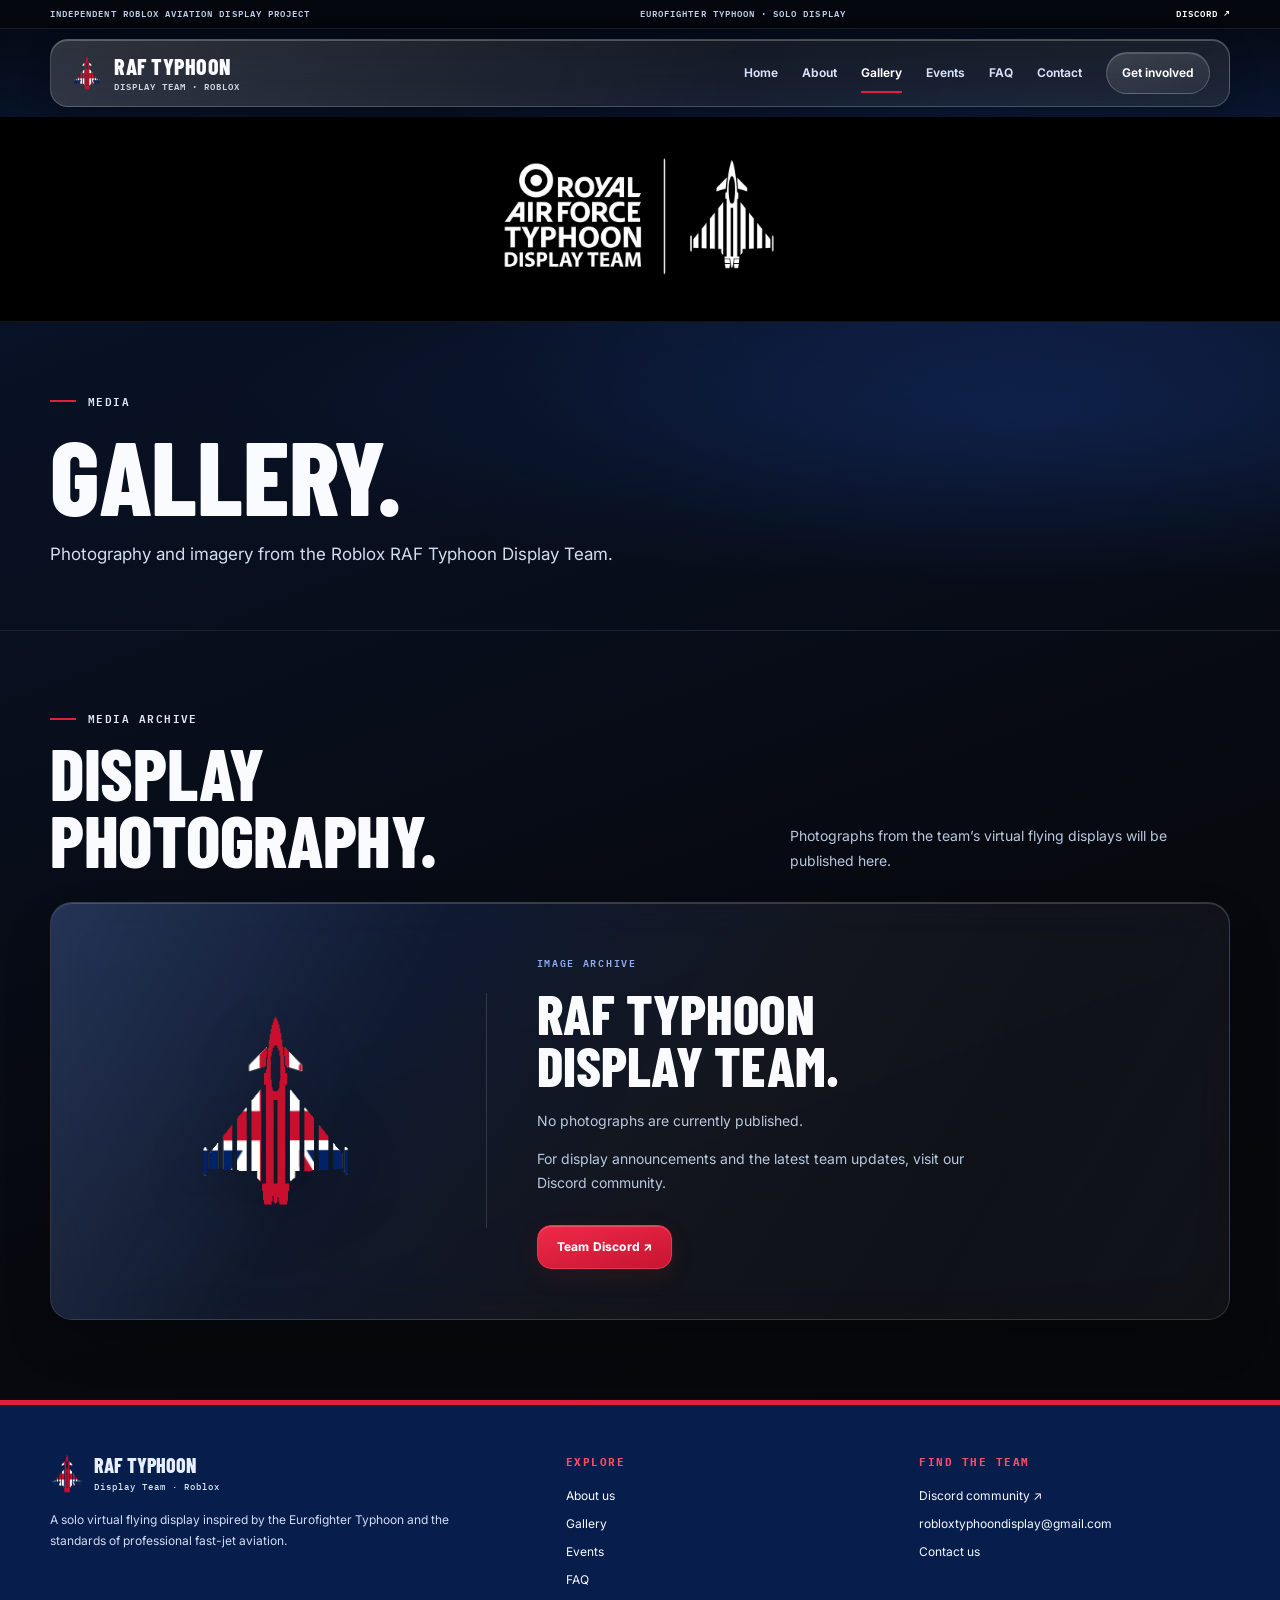
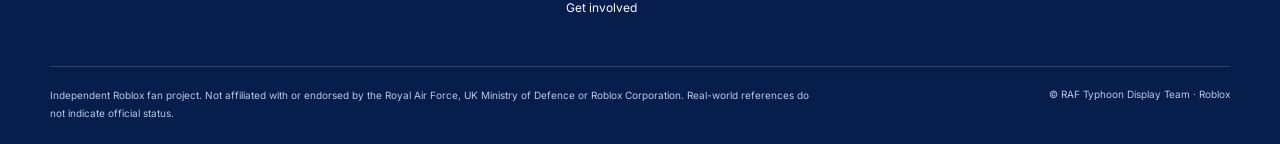
<file: gallery.html>
<!DOCTYPE html>

<html lang="en"><head><meta charset="utf-8"/><meta content="width=device-width,initial-scale=1" name="viewport"/><meta content="dark" name="color-scheme"/><meta content="#070a10" name="theme-color"/><meta content="Independent Roblox RAF Typhoon Display Team — a solo virtual flying display inspired by the Eurofighter Typhoon." name="description"/><meta content="20261025g2" name="site-version"/><link href="[data-uri]" rel="icon"/><title>Gallery | RAF Typhoon Display Team</title><link href="https://fonts.googleapis.com" rel="preconnect"/><link crossorigin="" href="https://fonts.gstatic.com" rel="preconnect"/><link href="https://fonts.googleapis.com/css2?family=Barlow+Condensed:wght@500;600;700;800&amp;family=IBM+Plex+Mono:wght@500;600;700&amp;family=Inter:wght@400;500;600;700;800&amp;display=swap" rel="stylesheet"/><style>
:root{--bg:#070a10;--black:#050609;--deep:#0a1530;--blue:#0c2765;--blue-bright:#19469e;--red:#e11f3d;--white:#fafbff;--muted:#b9c8df;--line:rgba(240,247,255,.15);--glass:rgba(240,247,255,.075);--radius:22px;--font:Inter,system-ui,Arial,sans-serif;--display:'Barlow Condensed',Impact,Arial Narrow,sans-serif;--mono:'IBM Plex Mono',monospace}
*,*::before,*::after{box-sizing:border-box}html{scroll-behavior:smooth;overflow-x:clip}body{margin:0;background:var(--bg);color:var(--white);font-family:var(--font);font-size:14px;line-height:1.6;-webkit-font-smoothing:antialiased;overflow-x:hidden}button,input,textarea,select{font:inherit}a{color:inherit}button{cursor:pointer}img{display:block;max-width:100%}h1,h2,h3,p{margin:0}.container{width:min(1180px,calc(100% - 48px));margin-inline:auto}.muted{color:var(--muted)}.mono{font-family:var(--mono);text-transform:uppercase;font-size:11px;letter-spacing:1.7px}.page-shell{min-height:100vh;background:radial-gradient(ellipse 58% 440px at 82% 12%,rgba(30,75,176,.23),transparent 85%),linear-gradient(160deg,#09152e 0%,#07090f 58%,#050608 100%)}
/* Restraint: translucent glass only for primary surfaces, with edge illumination */
.glass{position:relative;isolation:isolate;border:1px solid rgba(255,255,255,.16);background:linear-gradient(148deg,rgba(255,255,255,.115) 0%,rgba(255,255,255,.045) 32%,rgba(255,255,255,.025) 66%,rgba(153,181,244,.065) 100%);-webkit-backdrop-filter:blur(20px) saturate(145%);backdrop-filter:blur(20px) saturate(145%);box-shadow:inset 0 1px 0 rgba(255,255,255,.16),0 22px 46px rgba(0,0,0,.20);border-radius:var(--radius);overflow:hidden}
.glass:before{content:'';pointer-events:none;position:absolute;inset:0;border-radius:inherit;background:linear-gradient(118deg,rgba(255,255,255,.10),transparent 29%,transparent 76%,rgba(255,255,255,.02));z-index:-1}.glass.soft{background:linear-gradient(145deg,rgba(255,255,255,.085),rgba(255,255,255,.028));box-shadow:inset 0 1px 0 rgba(255,255,255,.12),0 12px 26px rgba(0,0,0,.12)}
.site-top{background:#03060d;border-bottom:1px solid rgba(255,255,255,.09);color:#bfcee8}.site-top .container{display:flex;justify-content:space-between;gap:16px;align-items:center;min-height:28px;font:600 9px/1.3 var(--mono);letter-spacing:1.05px;text-transform:uppercase}.top-discord{text-decoration:none;color:#fff}.top-discord:hover{color:#ff6580}
.nav-wrap{position:sticky;top:0;z-index:30;padding:10px 0;background:linear-gradient(180deg,rgba(3,5,9,.62),rgba(3,5,9,.10));-webkit-backdrop-filter:blur(7px);backdrop-filter:blur(7px)}.nav-glass{display:flex;align-items:center;justify-content:space-between;gap:20px;min-height:68px;padding:8px 19px;border-radius:18px;background:linear-gradient(112deg,rgba(255,255,255,.17),rgba(255,255,255,.065) 58%,rgba(255,255,255,.09));border:1px solid rgba(255,255,255,.20);box-shadow:inset 0 1px rgba(255,255,255,.23),0 12px 30px rgba(0,0,0,.2);-webkit-backdrop-filter:blur(30px) saturate(150%);backdrop-filter:blur(30px) saturate(150%)}.brand{display:flex;gap:10px;align-items:center;text-decoration:none;flex-shrink:0;max-width:240px}.brand img{width:34px;height:38px;object-fit:contain}.brand strong{display:block;font:800 22px/1 var(--display);letter-spacing:.5px;text-transform:uppercase}.brand span{display:block;color:#cfd7e6;font:600 9px/1.2 var(--mono);letter-spacing:1px;text-transform:uppercase;margin-top:4px}.nav-links{display:flex;align-items:center;gap:24px}.nav-links a{font-size:12px;font-weight:650;text-decoration:none;color:#d8e2f6;position:relative;white-space:nowrap;transition:color .2s}.nav-links a:hover,.nav-links a.active{color:#fff}.nav-links a:not(.nav-pill)::after{content:'';position:absolute;bottom:-10px;left:0;width:0;height:2px;background:var(--red);transition:width .22s}.nav-links a:not(.nav-pill):hover::after,.nav-links a.active:not(.nav-pill)::after{width:100%}.nav-links .nav-pill{border:1px solid rgba(255,255,255,.20);padding:10px 15px;border-radius:24px;color:#fff;background:linear-gradient(165deg,rgba(255,255,255,.15),rgba(255,255,255,.05));box-shadow:inset 0 1px rgba(255,255,255,.17)}.nav-links .nav-pill:hover{background:linear-gradient(165deg,#ee2c48,#aa142b)}.mobile-toggle{display:none;border:1px solid rgba(255,255,255,.25);background:rgba(255,255,255,.08);color:#fff;border-radius:12px;width:42px;height:39px;align-items:center;justify-content:center;font-size:19px}
.brand-band{height:205px;background:#000;display:grid;place-items:center;overflow:hidden;border-bottom:1px solid rgba(255,255,255,.08)}.brand-band img{width:min(680px,88vw);height:190px;object-fit:contain}
.eyebrow{display:flex;align-items:center;gap:12px;color:#e1e9f6;text-transform:uppercase;font:600 11px/1.35 var(--mono);letter-spacing:1.45px}.eyebrow:before{content:'';width:26px;height:2px;background:var(--red);flex:none}.section{padding:80px 0}.section-top{display:flex;align-items:end;justify-content:space-between;gap:28px;margin-bottom:28px}.section-top>p{max-width:440px;color:var(--muted);line-height:1.8}.section-title{font:800 clamp(45px,5.6vw,76px)/.94 var(--display);text-transform:uppercase;letter-spacing:-.3px;margin:13px 0 0}.lead{color:#d2deef;font-size:17px;line-height:1.8}
.hero{padding:72px 0 84px;overflow:hidden;position:relative}.hero:before{content:'';pointer-events:none;position:absolute;right:-18%;top:-40%;width:850px;height:850px;border-radius:50%;background:radial-gradient(circle,rgba(25,73,171,.31),transparent 68%)}.hero-layout{position:relative;display:grid;grid-template-columns:1.03fr .97fr;gap:65px;align-items:center}.hero h1{font:800 clamp(72px,9vw,128px)/.88 var(--display);letter-spacing:-1px;text-transform:uppercase;margin:18px 0 25px}.hero h1 em{font-style:normal;color:var(--red)}.hero .lead{max-width:530px;font-size:17px;margin-bottom:26px}.action-group{display:flex;align-items:center;gap:12px;flex-wrap:wrap}.button{display:inline-flex;align-items:center;justify-content:center;gap:14px;min-height:44px;padding:11px 19px;border-radius:14px;border:1px solid rgba(255,255,255,.25);font-weight:750;font-size:12px;letter-spacing:.2px;text-decoration:none;transition:background .25s,transform .25s,box-shadow .25s;color:#fff;background:linear-gradient(135deg,rgba(255,255,255,.12),rgba(255,255,255,.05));-webkit-backdrop-filter:blur(10px);backdrop-filter:blur(10px);box-shadow:inset 0 1px rgba(255,255,255,.16)}.button:hover{transform:translateY(-2px);background:rgba(255,255,255,.17)}.button.red{border-color:#e63852;background:linear-gradient(165deg,#ef2a48,#c71432);box-shadow:inset 0 1px rgba(255,255,255,.2),0 8px 22px rgba(202,20,50,.13)}.button.red:hover{background:linear-gradient(165deg,#ff3755,#d41937);box-shadow:0 12px 30px rgba(202,20,50,.23)}.button:focus-visible,a:focus-visible,summary:focus-visible{outline:2px solid #97b7ff;outline-offset:3px}
.identity-card{aspect-ratio:1.08;min-height:420px;padding:40px;display:flex;flex-direction:column;justify-content:space-between;background:linear-gradient(132deg,rgba(213,228,255,.16),rgba(115,155,243,.04) 36%,rgba(8,30,70,.40) 100%)}.identity-card::after{content:'';position:absolute;width:390px;height:390px;top:50%;left:50%;transform:translate(-50%,-50%);border-radius:50%;border:1px solid rgba(255,255,255,.07);box-shadow:0 0 0 65px rgba(255,255,255,.018),0 0 0 130px rgba(255,255,255,.014);pointer-events:none;z-index:-1}.identity-card .id-top{display:flex;justify-content:space-between;gap:12px;position:relative;z-index:1}.id-type{font:600 10px var(--mono);letter-spacing:1.3px;color:#f4f7ff;text-transform:uppercase}.status-dot{width:7px;height:7px;display:inline-block;border-radius:50%;background:var(--red);margin-right:7px}.identity-emblem{width:min(70%,235px);margin:auto;filter:drop-shadow(0 16px 22px rgba(0,0,0,.36));animation:very-subtle-float 7s ease-in-out infinite}.id-bottom{position:relative;z-index:1;display:grid;grid-template-columns:repeat(3,1fr);gap:12px;padding-top:18px;border-top:1px solid rgba(255,255,255,.17)}.id-bottom span{display:block;font:600 9px var(--mono);letter-spacing:1.05px;color:#b1c5ec;text-transform:uppercase}.id-bottom strong{display:block;font:700 12px/1.4 var(--font);margin-top:5px}
.ticker{background:var(--red);overflow:hidden;white-space:nowrap;height:41px;display:flex;align-items:center;box-shadow:0 4px 23px rgba(0,0,0,.12)}.ticker-inner{display:flex;gap:0;min-width:max-content;animation:ticker-scroll 46s linear infinite}.ticker-inner>span{font:700 11px var(--mono);letter-spacing:1.6px;text-transform:uppercase;color:#080e22;padding-right:25px}.ticker-inner>span::after{content:' /';margin-left:27px;color:#080e22}
.two-grid{display:grid;grid-template-columns:1.15fr .85fr;gap:17px}.info-panel{padding:36px}.info-panel .section-title{font-size:45px;margin:12px 0 16px}.info-panel p{color:var(--muted);line-height:1.8}.panel-label{font:600 10px var(--mono);letter-spacing:1.7px;color:#8faaf0;text-transform:uppercase}.three-grid{display:grid;grid-template-columns:repeat(3,1fr);gap:18px}.info-tile{padding:28px;min-height:210px}.info-tile h3{font:700 30px/1 var(--display);text-transform:uppercase;margin:15px 0 13px}.info-tile p{font-size:13px;color:#bfcee5}.info-tile .count{font:600 12px var(--mono);color:#fc4a64}.tiny-link{display:inline-block;text-decoration:none;font:600 11px var(--mono);letter-spacing:.4px;color:#fff;margin-top:20px;border-bottom:1px solid #ec3150;padding-bottom:4px}.tiny-link:hover{color:#ff6980}.glass-highlight{background:linear-gradient(135deg,rgba(37,79,157,.37),rgba(255,255,255,.055) 38%,rgba(255,255,255,.03));border:1px solid rgba(157,194,255,.21)}
.page-hero{padding:72px 0 60px;border-bottom:1px solid rgba(255,255,255,.08);background:radial-gradient(ellipse at 80% 30%,rgba(30,77,180,.21),transparent 56%)}.page-hero .section-title{font-size:clamp(60px,8.2vw,110px);margin:16px 0 16px}.page-hero .lead{max-width:750px}.content-text p{font-size:14px;color:#c4d1e5;line-height:1.9;margin-bottom:17px}.content-text p:last-child{margin-bottom:0}
.gallery-grid{display:grid;grid-template-columns:repeat(3,1fr);gap:18px}.photo-slot{aspect-ratio:1.22;background:linear-gradient(140deg,rgba(26,65,149,.4),rgba(255,255,255,.045) 45%,rgba(2,8,20,.7));border:1px solid rgba(255,255,255,.13);border-radius:20px;display:flex;flex-direction:column;justify-content:space-between;padding:24px;overflow:hidden;position:relative}.photo-slot::before{content:'';position:absolute;inset:0;background:linear-gradient(120deg,transparent 18%,rgba(255,255,255,.08) 38%,transparent 56%);opacity:.8}.photo-slot .photo-index{z-index:1;color:#b8c9ef;font:600 11px var(--mono);letter-spacing:1.8px}.photo-slot .photo-bottom{z-index:1;display:flex;justify-content:space-between;align-items:end;gap:15px}.photo-slot strong{font:700 28px/1 var(--display);text-transform:uppercase}.photo-slot small{font:600 10px var(--mono);letter-spacing:.7px;color:#a7bade}.photo-slot img{position:absolute;inset:0;width:100%;height:100%;object-fit:cover}.photo-slot:has(img)::before{z-index:1;background:linear-gradient(180deg,transparent 55%,rgba(0,0,0,.65));opacity:1}.photo-slot:has(img) .photo-index,.photo-slot:has(img) .photo-bottom{z-index:2}.photo-empty-note{color:#c6d2e5;max-width:750px;font-size:14px;line-height:1.7;margin-top:24px}
.notice{padding:26px;display:flex;gap:22px;align-items:center;justify-content:space-between}.notice h3{font:700 30px var(--display);text-transform:uppercase}.notice p{color:#cfdbec;font-size:13px;margin-top:8px}.faq-group{display:grid;gap:14px}.faq-item{border-radius:18px}.faq-item summary{list-style:none;cursor:pointer;padding:22px 26px;display:flex;justify-content:space-between;gap:12px;font-weight:700;font-size:14px}.faq-item summary::-webkit-details-marker{display:none}.faq-item summary:after{content:'+';font:500 24px/1 var(--mono);color:#e64a64}.faq-item[open] summary:after{content:'−'}.faq-item .answer{padding:0 26px 23px;color:#c1d1e9;line-height:1.8}
.form-layout{display:grid;grid-template-columns:1.35fr .65fr;gap:20px;align-items:start}.form-panel{padding:30px}.form-panel h2{font:700 33px var(--display);text-transform:uppercase;margin-bottom:8px}.form-intro{color:#c4d2e8;font-size:13px;margin-bottom:24px}.fields{display:grid;grid-template-columns:repeat(2,1fr);gap:18px}.field{display:flex;flex-direction:column;gap:7px;min-width:0}.field.full{grid-column:1/-1}.field label{font-size:12px;font-weight:700;color:#f4f7ff}.field label .optional{font-weight:400;color:#90a8d1}.field input,.field select,.field textarea{width:100%;min-height:46px;border:1px solid rgba(255,255,255,.18);background:rgba(1,7,20,.40);color:#fff;border-radius:12px;padding:12px 13px;outline:none;transition:border-color .15s,box-shadow .15s}.field textarea{min-height:126px;resize:vertical}.field select option{background:#0c1e43;color:#fff}.field input::placeholder,.field textarea::placeholder{color:#8595b4}.field input:focus,.field select:focus,.field textarea:focus{border-color:#92b2ff;box-shadow:0 0 0 3px rgba(70,122,245,.18)}.field input.is-invalid,.field select.is-invalid,.field textarea.is-invalid{border-color:#ff4e69;box-shadow:0 0 0 3px rgba(236,46,76,.15);background:rgba(70,9,21,.31)}.field-error{color:#ff9eae;min-height:0;font-size:11px}.field-error:empty{display:none}.field-checkbox{display:flex;gap:11px;align-items:flex-start;grid-column:1/-1}.field-checkbox input{width:18px;height:18px;accent-color:#e11f3d;margin-top:2px;flex:none}.field-checkbox label{font-size:12px;color:#e2e9f6}.field-checkbox .field-error{display:block}.form-actions{display:flex;flex-wrap:wrap;align-items:center;gap:13px;margin-top:22px}.form-feedback{color:#c7e3fc;font-size:12px;margin-top:14px;min-height:20px}.form-note{font-size:11px;color:#9fb3d5;margin-top:16px}.side-stack{display:grid;gap:14px}.side-card{padding:24px}.side-card h3{font:700 25px var(--display);text-transform:uppercase;margin-bottom:10px}.side-card p,.side-card a{font-size:13px;line-height:1.8;color:#cfdaed;overflow-wrap:anywhere}.side-card a:hover{color:#fff}.side-card .panel-label{margin-bottom:11px;display:block}
.site-footer{border-top:5px solid var(--red);background:#071d4c;color:#e7eeff;padding:46px 0 22px}.footer-grid{display:grid;grid-template-columns:1.22fr .75fr .9fr;gap:8%;padding-bottom:39px}.footer-brand{display:flex;gap:10px;align-items:center;text-decoration:none;margin-bottom:12px}.footer-brand img{width:34px;height:46px;object-fit:contain}.footer-brand strong{display:block;font:800 20px/1 var(--display);text-transform:uppercase}.footer-brand span{display:block;font:500 9px var(--mono);letter-spacing:1px;color:#dce6f8;margin-top:6px}.site-footer p{font-size:12px;line-height:1.8;color:#d0dcf2}.footer-col h3{font:700 11px var(--mono);text-transform:uppercase;letter-spacing:1.5px;color:#ff4b68;margin:4px 0 17px}.footer-col a{display:block;text-decoration:none;font-size:12px;margin-bottom:9px;color:#f6f9ff;overflow-wrap:anywhere}.footer-col a:hover{color:#ff6982}.footer-bottom{border-top:1px solid rgba(255,255,255,.16);padding-top:19px;display:flex;justify-content:space-between;gap:28px}.footer-bottom p{max-width:760px;font-size:10px;color:#b6c8e6}.footer-bottom span{font-size:10px;line-height:1.7;color:#b6c8e6;white-space:nowrap}
.reveal{opacity:1;transform:none}.reveal.visible{opacity:1;transform:none}
@keyframes very-subtle-float{0%,100%{transform:translateY(0)}50%{transform:translateY(-7px)}}@keyframes ticker-scroll{to{transform:translateX(-50%)}}
@media(max-width:1080px){.nav-links{gap:14px}.hero-layout{gap:26px}.identity-card{min-height:360px}}
@media(max-width:900px){.mobile-toggle{display:flex}.nav-glass{position:relative}.nav-links{display:none;position:absolute;top:calc(100% + 10px);left:0;right:0;flex-direction:column;align-items:stretch;gap:0;padding:12px 18px;background:rgba(12,22,47,.96);border-radius:18px;border:1px solid rgba(255,255,255,.22);-webkit-backdrop-filter:blur(24px);backdrop-filter:blur(24px);box-shadow:0 20px 32px rgba(0,0,0,.36)}.nav-links.open{display:flex}.nav-links a{padding:12px}.nav-links a:not(.nav-pill)::after{bottom:3px}.nav-links .nav-pill{margin-top:10px}.hero-layout{grid-template-columns:1fr}.identity-card{max-width:570px;width:100%;margin:8px auto 0}.section-top{display:block}.section-top>p{margin-top:16px}.form-layout{grid-template-columns:1fr}.footer-grid{grid-template-columns:1fr 1fr;gap:35px}.footer-grid>div:first-child{grid-column:1/-1}.two-grid{grid-template-columns:1fr}.three-grid{grid-template-columns:1fr 1fr}.gallery-grid{grid-template-columns:repeat(2,1fr)}}
@media(max-width:600px){.container{width:calc(100% - 28px)}.site-top .container{min-height:26px}.site-top .top-long{display:none}.nav-glass{min-height:64px;padding:7px 11px}.brand strong{font-size:18px}.brand span{font-size:8px}.brand img{width:30px;height:34px}.brand-band{height:125px}.brand-band img{height:117px}.hero{padding:47px 0 60px}.hero h1{font-size:clamp(64px,17vw,92px)}.identity-card{min-height:330px;padding:22px}.identity-card .id-top{flex-wrap:wrap}.id-bottom{gap:5px}.id-bottom strong{font-size:10px}.section{padding:59px 0}.section-title{font-size:52px}.page-hero{padding:50px 0 47px}.page-hero .section-title{font-size:70px}.three-grid,.gallery-grid,.fields{grid-template-columns:1fr}.info-panel,.info-tile,.form-panel{padding:23px}.notice{display:block}.notice .button{margin-top:16px}.footer-grid{display:block}.footer-grid>div{margin-bottom:26px}.footer-bottom{display:block}.footer-bottom span{display:block;margin-top:12px}.form-actions .button{width:100%}}
@media(prefers-reduced-motion:reduce){*,*::before,*::after{animation-duration:.001ms!important;transition-duration:.001ms!important;scroll-behavior:auto!important}.reveal{opacity:1;transform:none}}


/* Extended flight notes without numbered identity markers */
.identity-card .id-top { align-items:center }
.id-bottom { gap:14px; padding-top:20px }
.id-bottom>div { min-width:0 }
.id-bottom strong { font-size:12px; line-height:1.45; margin-top:7px }
.id-bottom small { display:block; font-size:10px; line-height:1.55; color:#bed0eb; font-weight:450; margin-top:8px }
.profile-notes { display:grid; gap:12px; margin-top:17px }
.profile-note { padding:21px 22px; min-height:0 }
.profile-note h3 { font-size:30px; margin:10px 0 8px }
.profile-note p { font-size:13px; line-height:1.75; margin:0 }
/* Transparent vertical event list */
.events-list { display:grid; gap:15px }
.event-row { display:grid; grid-template-columns:100px 1fr auto; gap:25px; padding:23px 27px; align-items:center }
.event-date { border-right:1px solid rgba(255,255,255,.14); padding-right:20px; align-self:stretch; display:flex; flex-direction:column; justify-content:center }
.event-date strong { font:800 33px/1 var(--display); color:#fff; letter-spacing:.2px }
.event-date span { font:600 10px var(--mono); text-transform:uppercase; color:#adbfdb; letter-spacing:1px; margin-top:9px }
.event-detail .panel-label { margin-bottom:8px }
.event-detail h3 { font:700 29px/1.1 var(--display); text-transform:uppercase; margin:0 0 7px }
.event-detail p { max-width:750px; line-height:1.7; color:var(--muted); margin:0 }
.event-status { border:1px solid rgba(255,255,255,.20); border-radius:999px; padding:8px 12px; font:700 10px var(--mono); color:#dce6fa; text-transform:uppercase; white-space:nowrap }
.event-actions { margin-top:25px; display:flex; flex-wrap:wrap; align-items:center; justify-content:space-between; gap:18px }
.event-actions p { color:var(--muted); max-width:520px }
.photo-slot .photo-bottom { align-items:center; justify-content:start }
.photo-slot .photo-bottom strong { font-size:23px }
/* Submission states */
.form-feedback.feedback-error { color:#ffa4b3 }
.form-feedback.feedback-success { color:#a5efca }
.form-actions button:disabled { opacity:.62; cursor:wait }
.honeypot { position:absolute; left:-10000px; width:1px; height:1px; opacity:0; overflow:hidden; pointer-events:none }
@media(max-width:900px){.event-row{grid-template-columns:90px 1fr}.event-status{grid-column:2;justify-self:start}}
@media(max-width:600px){.event-row{grid-template-columns:65px 1fr;gap:13px;padding:18px}.event-date strong{font-size:26px}.event-date span{font-size:9px}.event-detail h3{font-size:24px}.id-bottom{grid-template-columns:1fr;gap:12px}.id-bottom>div{display:grid;grid-template-columns:72px 1fr;gap:4px 10px;padding-bottom:11px;border-bottom:1px solid rgba(255,255,255,.10)}.id-bottom>div:last-child{border-bottom:0}.id-bottom span{grid-row:1/3;padding-top:4px}.id-bottom strong{margin:0}.id-bottom small{margin-top:0;grid-column:2}.identity-card{min-height:410px;aspect-ratio:auto}.identity-emblem{width:min(54%,200px)}}

.identity-card{min-height:515px;aspect-ratio:auto;padding:34px}.identity-emblem{width:min(64%,215px)}
@media(max-width:600px){.identity-card{min-height:480px;aspect-ratio:auto}}

/* Gallery archive */
.archive-panel{padding:50px;display:grid;grid-template-columns:.75fr 1.25fr;gap:50px;align-items:center;min-height:340px;background:linear-gradient(122deg,rgba(20,49,110,.47),rgba(255,255,255,.055) 56%,rgba(255,255,255,.028))}
.archive-mark{display:grid;place-items:center;min-height:235px;border-right:1px solid rgba(255,255,255,.14);padding-right:35px}
.archive-mark img{max-height:215px;width:auto;filter:drop-shadow(0 17px 28px rgba(0,0,0,.28))}
.archive-details h3{font:800 clamp(38px,4.3vw,64px)/.95 var(--display);margin:16px 0 18px;letter-spacing:.1px}
.archive-details p{color:var(--muted);line-height:1.75;max-width:470px;margin:0 0 13px}
.archive-details .button{margin-top:16px}
@media(max-width:720px){.archive-panel{grid-template-columns:1fr;padding:26px;gap:19px}.archive-mark{border-right:0;border-bottom:1px solid rgba(255,255,255,.14);padding:6px 0 25px;min-height:170px}.archive-mark img{max-height:140px}.archive-details h3{font-size:46px}}
</style></head><body><div class="page-shell"><div class="site-top"><div class="container"><span class="top-long">Independent Roblox aviation display project</span><span>EUROFIGHTER TYPHOON · SOLO DISPLAY</span><a class="top-discord" href="https://discord.gg/n3kNeAZ9rC" rel="noopener noreferrer" target="_blank">DISCORD ↗</a></div></div><div class="nav-wrap"><div class="container"><header class="nav-glass"><a aria-label="Return to home" class="brand" href="./index.html?v=20261025navfix7"><img alt="" src="[data-uri]"/><div><strong>RAF Typhoon</strong><span>Display Team · Roblox</span></div></a><button aria-controls="main-nav" aria-expanded="false" aria-label="Open menu" class="mobile-toggle" id="menu-toggle">☰</button><nav aria-label="Main navigation" class="nav-links" id="main-nav"><a class="" href="./index.html?v=20261025navfix7">Home</a><a class="" href="./about-us.html?v=20261025navfix7">About</a><a aria-current="page" class="active" href="./gallery.html?v=20261025navfix7">Gallery</a><a class="" href="./events.html?v=20261025navfix7">Events</a><a class="" href="./faq.html?v=20261025navfix7">FAQ</a><a class="" href="./contact-us.html?v=20261025navfix7">Contact</a><a class="nav-pill" href="./apply.html?v=20261025navfix7">Get involved</a></nav></header></div></div><div class="brand-band"><img alt="RAF Typhoon Display Team branding" src="[data-uri]"/></div><main id="main-content">
<section class="page-hero"><div class="container"><div class="eyebrow">Media</div><h1 class="section-title">GALLERY.</h1><p class="lead">Photography and imagery from the Roblox RAF Typhoon Display Team.</p></div></section>
<section class="section"><div class="container"><div class="section-top reveal"><div><div class="eyebrow">Media archive</div><h2 class="section-title">DISPLAY<br>PHOTOGRAPHY.</h2></div><p>Photographs from the team’s virtual flying displays will be published here.</p></div>
<div class="glass archive-panel reveal"><div class="archive-mark"><img src="[data-uri]" alt="Typhoon Display Team emblem" loading="lazy"></div><div class="archive-details"><div class="panel-label">Image archive</div><h3>RAF TYPHOON<br>DISPLAY TEAM.</h3><p>No photographs are currently published.</p><p>For display announcements and the latest team updates, visit our Discord community.</p><a class="button red" href="https://discord.gg/n3kNeAZ9rC" target="_blank" rel="noopener noreferrer">Team Discord ↗</a></div></div>
</div></section></main><footer class="site-footer"><div class="container"><div class="footer-grid"><div><a class="footer-brand" href="./index.html?v=20261025navfix7"><img alt="" src="[data-uri]"/><div><strong>RAF Typhoon</strong><span>Display Team · Roblox</span></div></a><p>A solo virtual flying display inspired by the Eurofighter Typhoon and the standards of professional fast-jet aviation.</p></div><div class="footer-col"><h3>Explore</h3><a href="./about-us.html?v=20261025navfix7">About us</a><a href="./gallery.html?v=20261025navfix7">Gallery</a><a href="./events.html?v=20261025navfix7">Events</a><a href="./faq.html?v=20261025navfix7">FAQ</a><a href="./apply.html?v=20261025navfix7">Get involved</a></div><div class="footer-col"><h3>Find the team</h3><a href="https://discord.gg/n3kNeAZ9rC" rel="noopener noreferrer" target="_blank">Discord community ↗</a><a href="mailto:robloxtyphoondisplay@gmail.com">robloxtyphoondisplay@gmail.com</a><a href="./contact-us.html?v=20261025navfix7">Contact us</a></div></div><div class="footer-bottom"><p>Independent Roblox fan project. Not affiliated with or endorsed by the Royal Air Force, UK Ministry of Defence or Roblox Corporation. Real-world references do not indicate official status.</p><span>© RAF Typhoon Display Team · Roblox</span></div></div></footer></div><script>
(()=>{
const b=document.querySelector('#menu-toggle'),n=document.querySelector('#main-nav');
if(b&&n){b.addEventListener('click',()=>{const open=n.classList.toggle('open');b.setAttribute('aria-expanded',String(open));b.setAttribute('aria-label',open?'Close menu':'Open menu')});document.addEventListener('click',e=>{if(!b.contains(e.target)&&!n.contains(e.target)){n.classList.remove('open');b.setAttribute('aria-expanded','false')}})}
if('IntersectionObserver' in window){const obs=new IntersectionObserver(entries=>{entries.forEach(e=>{if(e.isIntersecting){e.target.classList.add('visible');obs.unobserve(e.target)}})},{threshold:.08});document.querySelectorAll('.reveal').forEach(el=>obs.observe(el))}else document.querySelectorAll('.reveal').forEach(el=>el.classList.add('visible'));
const form=document.querySelector('form[data-mail-form]');
if(!form)return;
const feedback=document.querySelector('#form-feedback');
const email='robloxtyphoondisplay@gmail.com';
function errorField(field,show){const wrap=field.closest('.field')||field.closest('.field-checkbox');const t=wrap?.querySelector('.field-error');const invalid=field.type==='checkbox'?!field.checked:(field.validity.valueMissing || (field.type==='email'&&!field.validity.valid));field.classList.toggle('is-invalid',show&&invalid);field.setAttribute('aria-invalid',show&&invalid?'true':'false');if(t)t.textContent=show&&invalid?(field.type==='email'&&!field.validity.valueMissing?'Enter a valid email address.':'Please complete this field.'):'';return !invalid}
function validate(){let first=null;form.querySelectorAll('[required]').forEach(f=>{if(!errorField(f,true)&&!first)first=f});if(first){first.focus();feedback.textContent='Please complete the fields highlighted in red.';return false}return true}
form.querySelectorAll('input,select,textarea').forEach(f=>{['input','change'].forEach(evt=>f.addEventListener(evt,()=>{if(f.getAttribute('aria-invalid')==='true')errorField(f,true)}))});
function draft(){let rows=[];new FormData(form).forEach((value,key)=>{if(value instanceof File)return;rows.push(`${key.replaceAll('_',' ').toUpperCase()}: ${value}`)});return rows.join('\n')}
function openMail(){if(!validate())return;const kind=form.dataset.mailForm==='application'?'Community enquiry':'Contact enquiry';const sub=form.querySelector('[name=subject]')?.value||form.querySelector('[name=interest]')?.value||kind;const subject=`RAF Typhoon Display Team — ${sub}`;const body=`${kind}\n\n${draft()}\n\nSent using my own email app.`;const url=`mailto:${email}?subject=${encodeURIComponent(subject)}&body=${encodeURIComponent(body)}`;feedback.textContent='Your email app should open with a prepared message. You must press Send in your email app to deliver it.';window.location.href=url}
form.addEventListener('submit',e=>{e.preventDefault();openMail()});
const copy=document.querySelector('#copy-message');if(copy)copy.addEventListener('click',async()=>{if(!validate())return;const msg=draft();try{await navigator.clipboard.writeText(msg);feedback.textContent='Details copied. Email them to robloxtyphoondisplay@gmail.com to send your message.'}catch{feedback.textContent='Copy could not run in this browser. Use “Open email app” instead.'}})
})();
</script></body></html>
</file>
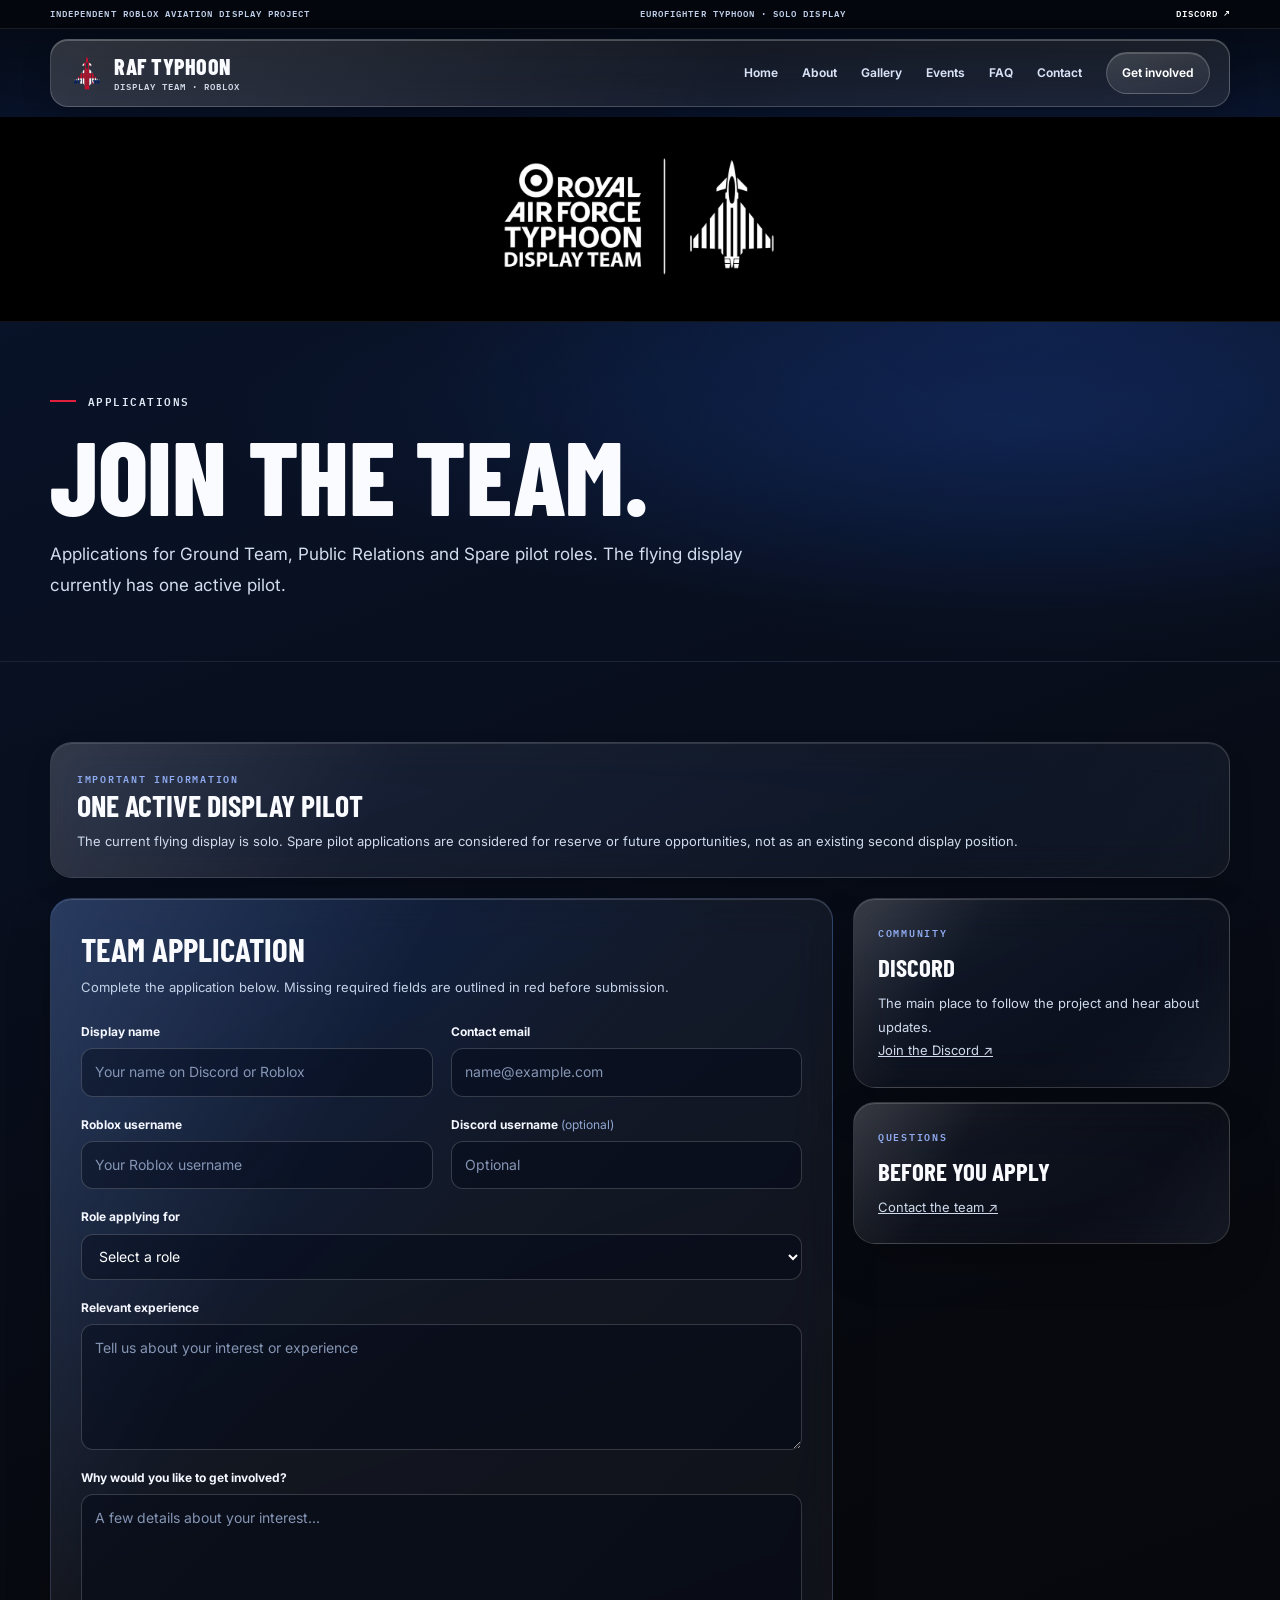
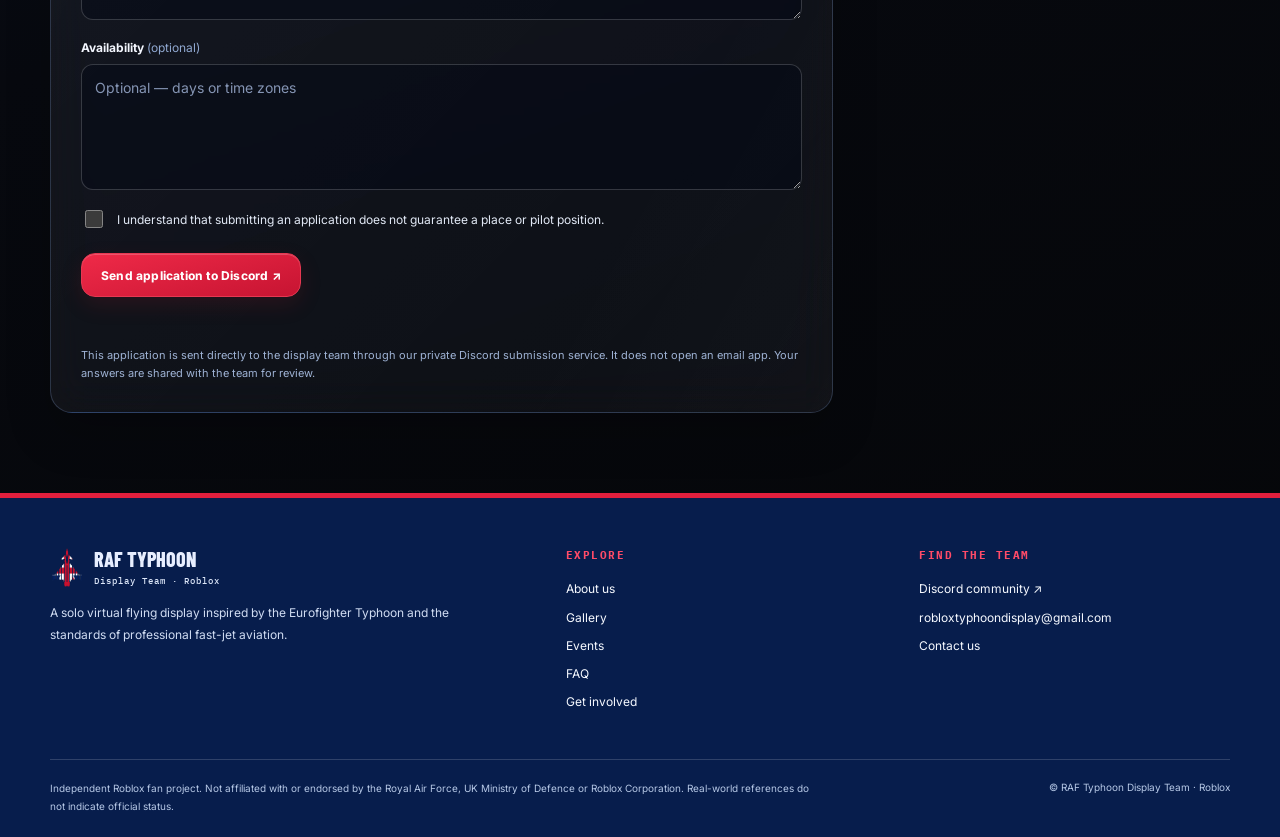
<file: typhoon-discord-apply.html>
<!DOCTYPE html>

<html lang="en"><head><meta charset="utf-8"/><meta content="width=device-width,initial-scale=1" name="viewport"/><meta content="dark" name="color-scheme"/><meta content="#070a10" name="theme-color"/><meta content="Independent Roblox RAF Typhoon Display Team — a solo virtual flying display inspired by the Eurofighter Typhoon." name="description"/><meta content="20261025-discord-verified" name="site-version"/><link href="[data-uri]" rel="icon"/><title>Get involved | RAF Typhoon Display Team</title><link href="https://fonts.googleapis.com" rel="preconnect"/><link crossorigin="" href="https://fonts.gstatic.com" rel="preconnect"/><link href="https://fonts.googleapis.com/css2?family=Barlow+Condensed:wght@500;600;700;800&amp;family=IBM+Plex+Mono:wght@500;600;700&amp;family=Inter:wght@400;500;600;700;800&amp;display=swap" rel="stylesheet"/><style>
:root{--bg:#070a10;--black:#050609;--deep:#0a1530;--blue:#0c2765;--blue-bright:#19469e;--red:#e11f3d;--white:#fafbff;--muted:#b9c8df;--line:rgba(240,247,255,.15);--glass:rgba(240,247,255,.075);--radius:22px;--font:Inter,system-ui,Arial,sans-serif;--display:'Barlow Condensed',Impact,Arial Narrow,sans-serif;--mono:'IBM Plex Mono',monospace}
*,*::before,*::after{box-sizing:border-box}html{scroll-behavior:smooth;overflow-x:clip}body{margin:0;background:var(--bg);color:var(--white);font-family:var(--font);font-size:14px;line-height:1.6;-webkit-font-smoothing:antialiased;overflow-x:hidden}button,input,textarea,select{font:inherit}a{color:inherit}button{cursor:pointer}img{display:block;max-width:100%}h1,h2,h3,p{margin:0}.container{width:min(1180px,calc(100% - 48px));margin-inline:auto}.muted{color:var(--muted)}.mono{font-family:var(--mono);text-transform:uppercase;font-size:11px;letter-spacing:1.7px}.page-shell{min-height:100vh;background:radial-gradient(ellipse 58% 440px at 82% 12%,rgba(30,75,176,.23),transparent 85%),linear-gradient(160deg,#09152e 0%,#07090f 58%,#050608 100%)}
/* Restraint: translucent glass only for primary surfaces, with edge illumination */
.glass{position:relative;isolation:isolate;border:1px solid rgba(255,255,255,.16);background:linear-gradient(148deg,rgba(255,255,255,.115) 0%,rgba(255,255,255,.045) 32%,rgba(255,255,255,.025) 66%,rgba(153,181,244,.065) 100%);-webkit-backdrop-filter:blur(20px) saturate(145%);backdrop-filter:blur(20px) saturate(145%);box-shadow:inset 0 1px 0 rgba(255,255,255,.16),0 22px 46px rgba(0,0,0,.20);border-radius:var(--radius);overflow:hidden}
.glass:before{content:'';pointer-events:none;position:absolute;inset:0;border-radius:inherit;background:linear-gradient(118deg,rgba(255,255,255,.10),transparent 29%,transparent 76%,rgba(255,255,255,.02));z-index:-1}.glass.soft{background:linear-gradient(145deg,rgba(255,255,255,.085),rgba(255,255,255,.028));box-shadow:inset 0 1px 0 rgba(255,255,255,.12),0 12px 26px rgba(0,0,0,.12)}
.site-top{background:#03060d;border-bottom:1px solid rgba(255,255,255,.09);color:#bfcee8}.site-top .container{display:flex;justify-content:space-between;gap:16px;align-items:center;min-height:28px;font:600 9px/1.3 var(--mono);letter-spacing:1.05px;text-transform:uppercase}.top-discord{text-decoration:none;color:#fff}.top-discord:hover{color:#ff6580}
.nav-wrap{position:sticky;top:0;z-index:30;padding:10px 0;background:linear-gradient(180deg,rgba(3,5,9,.62),rgba(3,5,9,.10));-webkit-backdrop-filter:blur(7px);backdrop-filter:blur(7px)}.nav-glass{display:flex;align-items:center;justify-content:space-between;gap:20px;min-height:68px;padding:8px 19px;border-radius:18px;background:linear-gradient(112deg,rgba(255,255,255,.17),rgba(255,255,255,.065) 58%,rgba(255,255,255,.09));border:1px solid rgba(255,255,255,.20);box-shadow:inset 0 1px rgba(255,255,255,.23),0 12px 30px rgba(0,0,0,.2);-webkit-backdrop-filter:blur(30px) saturate(150%);backdrop-filter:blur(30px) saturate(150%)}.brand{display:flex;gap:10px;align-items:center;text-decoration:none;flex-shrink:0;max-width:240px}.brand img{width:34px;height:38px;object-fit:contain}.brand strong{display:block;font:800 22px/1 var(--display);letter-spacing:.5px;text-transform:uppercase}.brand span{display:block;color:#cfd7e6;font:600 9px/1.2 var(--mono);letter-spacing:1px;text-transform:uppercase;margin-top:4px}.nav-links{display:flex;align-items:center;gap:24px}.nav-links a{font-size:12px;font-weight:650;text-decoration:none;color:#d8e2f6;position:relative;white-space:nowrap;transition:color .2s}.nav-links a:hover,.nav-links a.active{color:#fff}.nav-links a:not(.nav-pill)::after{content:'';position:absolute;bottom:-10px;left:0;width:0;height:2px;background:var(--red);transition:width .22s}.nav-links a:not(.nav-pill):hover::after,.nav-links a.active:not(.nav-pill)::after{width:100%}.nav-links .nav-pill{border:1px solid rgba(255,255,255,.20);padding:10px 15px;border-radius:24px;color:#fff;background:linear-gradient(165deg,rgba(255,255,255,.15),rgba(255,255,255,.05));box-shadow:inset 0 1px rgba(255,255,255,.17)}.nav-links .nav-pill:hover{background:linear-gradient(165deg,#ee2c48,#aa142b)}.mobile-toggle{display:none;border:1px solid rgba(255,255,255,.25);background:rgba(255,255,255,.08);color:#fff;border-radius:12px;width:42px;height:39px;align-items:center;justify-content:center;font-size:19px}
.brand-band{height:205px;background:#000;display:grid;place-items:center;overflow:hidden;border-bottom:1px solid rgba(255,255,255,.08)}.brand-band img{width:min(680px,88vw);height:190px;object-fit:contain}
.eyebrow{display:flex;align-items:center;gap:12px;color:#e1e9f6;text-transform:uppercase;font:600 11px/1.35 var(--mono);letter-spacing:1.45px}.eyebrow:before{content:'';width:26px;height:2px;background:var(--red);flex:none}.section{padding:80px 0}.section-top{display:flex;align-items:end;justify-content:space-between;gap:28px;margin-bottom:28px}.section-top>p{max-width:440px;color:var(--muted);line-height:1.8}.section-title{font:800 clamp(45px,5.6vw,76px)/.94 var(--display);text-transform:uppercase;letter-spacing:-.3px;margin:13px 0 0}.lead{color:#d2deef;font-size:17px;line-height:1.8}
.hero{padding:72px 0 84px;overflow:hidden;position:relative}.hero:before{content:'';pointer-events:none;position:absolute;right:-18%;top:-40%;width:850px;height:850px;border-radius:50%;background:radial-gradient(circle,rgba(25,73,171,.31),transparent 68%)}.hero-layout{position:relative;display:grid;grid-template-columns:1.03fr .97fr;gap:65px;align-items:center}.hero h1{font:800 clamp(72px,9vw,128px)/.88 var(--display);letter-spacing:-1px;text-transform:uppercase;margin:18px 0 25px}.hero h1 em{font-style:normal;color:var(--red)}.hero .lead{max-width:530px;font-size:17px;margin-bottom:26px}.action-group{display:flex;align-items:center;gap:12px;flex-wrap:wrap}.button{display:inline-flex;align-items:center;justify-content:center;gap:14px;min-height:44px;padding:11px 19px;border-radius:14px;border:1px solid rgba(255,255,255,.25);font-weight:750;font-size:12px;letter-spacing:.2px;text-decoration:none;transition:background .25s,transform .25s,box-shadow .25s;color:#fff;background:linear-gradient(135deg,rgba(255,255,255,.12),rgba(255,255,255,.05));-webkit-backdrop-filter:blur(10px);backdrop-filter:blur(10px);box-shadow:inset 0 1px rgba(255,255,255,.16)}.button:hover{transform:translateY(-2px);background:rgba(255,255,255,.17)}.button.red{border-color:#e63852;background:linear-gradient(165deg,#ef2a48,#c71432);box-shadow:inset 0 1px rgba(255,255,255,.2),0 8px 22px rgba(202,20,50,.13)}.button.red:hover{background:linear-gradient(165deg,#ff3755,#d41937);box-shadow:0 12px 30px rgba(202,20,50,.23)}.button:focus-visible,a:focus-visible,summary:focus-visible{outline:2px solid #97b7ff;outline-offset:3px}
.identity-card{aspect-ratio:1.08;min-height:420px;padding:40px;display:flex;flex-direction:column;justify-content:space-between;background:linear-gradient(132deg,rgba(213,228,255,.16),rgba(115,155,243,.04) 36%,rgba(8,30,70,.40) 100%)}.identity-card::after{content:'';position:absolute;width:390px;height:390px;top:50%;left:50%;transform:translate(-50%,-50%);border-radius:50%;border:1px solid rgba(255,255,255,.07);box-shadow:0 0 0 65px rgba(255,255,255,.018),0 0 0 130px rgba(255,255,255,.014);pointer-events:none;z-index:-1}.identity-card .id-top{display:flex;justify-content:space-between;gap:12px;position:relative;z-index:1}.id-type{font:600 10px var(--mono);letter-spacing:1.3px;color:#f4f7ff;text-transform:uppercase}.status-dot{width:7px;height:7px;display:inline-block;border-radius:50%;background:var(--red);margin-right:7px}.identity-emblem{width:min(70%,235px);margin:auto;filter:drop-shadow(0 16px 22px rgba(0,0,0,.36));animation:very-subtle-float 7s ease-in-out infinite}.id-bottom{position:relative;z-index:1;display:grid;grid-template-columns:repeat(3,1fr);gap:12px;padding-top:18px;border-top:1px solid rgba(255,255,255,.17)}.id-bottom span{display:block;font:600 9px var(--mono);letter-spacing:1.05px;color:#b1c5ec;text-transform:uppercase}.id-bottom strong{display:block;font:700 12px/1.4 var(--font);margin-top:5px}
.ticker{background:var(--red);overflow:hidden;white-space:nowrap;height:41px;display:flex;align-items:center;box-shadow:0 4px 23px rgba(0,0,0,.12)}.ticker-inner{display:flex;gap:0;min-width:max-content;animation:ticker-scroll 46s linear infinite}.ticker-inner>span{font:700 11px var(--mono);letter-spacing:1.6px;text-transform:uppercase;color:#080e22;padding-right:25px}.ticker-inner>span::after{content:' /';margin-left:27px;color:#080e22}
.two-grid{display:grid;grid-template-columns:1.15fr .85fr;gap:17px}.info-panel{padding:36px}.info-panel .section-title{font-size:45px;margin:12px 0 16px}.info-panel p{color:var(--muted);line-height:1.8}.panel-label{font:600 10px var(--mono);letter-spacing:1.7px;color:#8faaf0;text-transform:uppercase}.three-grid{display:grid;grid-template-columns:repeat(3,1fr);gap:18px}.info-tile{padding:28px;min-height:210px}.info-tile h3{font:700 30px/1 var(--display);text-transform:uppercase;margin:15px 0 13px}.info-tile p{font-size:13px;color:#bfcee5}.info-tile .count{font:600 12px var(--mono);color:#fc4a64}.tiny-link{display:inline-block;text-decoration:none;font:600 11px var(--mono);letter-spacing:.4px;color:#fff;margin-top:20px;border-bottom:1px solid #ec3150;padding-bottom:4px}.tiny-link:hover{color:#ff6980}.glass-highlight{background:linear-gradient(135deg,rgba(37,79,157,.37),rgba(255,255,255,.055) 38%,rgba(255,255,255,.03));border:1px solid rgba(157,194,255,.21)}
.page-hero{padding:72px 0 60px;border-bottom:1px solid rgba(255,255,255,.08);background:radial-gradient(ellipse at 80% 30%,rgba(30,77,180,.21),transparent 56%)}.page-hero .section-title{font-size:clamp(60px,8.2vw,110px);margin:16px 0 16px}.page-hero .lead{max-width:750px}.content-text p{font-size:14px;color:#c4d1e5;line-height:1.9;margin-bottom:17px}.content-text p:last-child{margin-bottom:0}
.gallery-grid{display:grid;grid-template-columns:repeat(3,1fr);gap:18px}.photo-slot{aspect-ratio:1.22;background:linear-gradient(140deg,rgba(26,65,149,.4),rgba(255,255,255,.045) 45%,rgba(2,8,20,.7));border:1px solid rgba(255,255,255,.13);border-radius:20px;display:flex;flex-direction:column;justify-content:space-between;padding:24px;overflow:hidden;position:relative}.photo-slot::before{content:'';position:absolute;inset:0;background:linear-gradient(120deg,transparent 18%,rgba(255,255,255,.08) 38%,transparent 56%);opacity:.8}.photo-slot .photo-index{z-index:1;color:#b8c9ef;font:600 11px var(--mono);letter-spacing:1.8px}.photo-slot .photo-bottom{z-index:1;display:flex;justify-content:space-between;align-items:end;gap:15px}.photo-slot strong{font:700 28px/1 var(--display);text-transform:uppercase}.photo-slot small{font:600 10px var(--mono);letter-spacing:.7px;color:#a7bade}.photo-slot img{position:absolute;inset:0;width:100%;height:100%;object-fit:cover}.photo-slot:has(img)::before{z-index:1;background:linear-gradient(180deg,transparent 55%,rgba(0,0,0,.65));opacity:1}.photo-slot:has(img) .photo-index,.photo-slot:has(img) .photo-bottom{z-index:2}.photo-empty-note{color:#c6d2e5;max-width:750px;font-size:14px;line-height:1.7;margin-top:24px}
.notice{padding:26px;display:flex;gap:22px;align-items:center;justify-content:space-between}.notice h3{font:700 30px var(--display);text-transform:uppercase}.notice p{color:#cfdbec;font-size:13px;margin-top:8px}.faq-group{display:grid;gap:14px}.faq-item{border-radius:18px}.faq-item summary{list-style:none;cursor:pointer;padding:22px 26px;display:flex;justify-content:space-between;gap:12px;font-weight:700;font-size:14px}.faq-item summary::-webkit-details-marker{display:none}.faq-item summary:after{content:'+';font:500 24px/1 var(--mono);color:#e64a64}.faq-item[open] summary:after{content:'−'}.faq-item .answer{padding:0 26px 23px;color:#c1d1e9;line-height:1.8}
.form-layout{display:grid;grid-template-columns:1.35fr .65fr;gap:20px;align-items:start}.form-panel{padding:30px}.form-panel h2{font:700 33px var(--display);text-transform:uppercase;margin-bottom:8px}.form-intro{color:#c4d2e8;font-size:13px;margin-bottom:24px}.fields{display:grid;grid-template-columns:repeat(2,1fr);gap:18px}.field{display:flex;flex-direction:column;gap:7px;min-width:0}.field.full{grid-column:1/-1}.field label{font-size:12px;font-weight:700;color:#f4f7ff}.field label .optional{font-weight:400;color:#90a8d1}.field input,.field select,.field textarea{width:100%;min-height:46px;border:1px solid rgba(255,255,255,.18);background:rgba(1,7,20,.40);color:#fff;border-radius:12px;padding:12px 13px;outline:none;transition:border-color .15s,box-shadow .15s}.field textarea{min-height:126px;resize:vertical}.field select option{background:#0c1e43;color:#fff}.field input::placeholder,.field textarea::placeholder{color:#8595b4}.field input:focus,.field select:focus,.field textarea:focus{border-color:#92b2ff;box-shadow:0 0 0 3px rgba(70,122,245,.18)}.field input.is-invalid,.field select.is-invalid,.field textarea.is-invalid{border-color:#ff4e69;box-shadow:0 0 0 3px rgba(236,46,76,.15);background:rgba(70,9,21,.31)}.field-error{color:#ff9eae;min-height:0;font-size:11px}.field-error:empty{display:none}.field-checkbox{display:flex;gap:11px;align-items:flex-start;grid-column:1/-1}.field-checkbox input{width:18px;height:18px;accent-color:#e11f3d;margin-top:2px;flex:none}.field-checkbox label{font-size:12px;color:#e2e9f6}.field-checkbox .field-error{display:block}.form-actions{display:flex;flex-wrap:wrap;align-items:center;gap:13px;margin-top:22px}.form-feedback{color:#c7e3fc;font-size:12px;margin-top:14px;min-height:20px}.form-note{font-size:11px;color:#9fb3d5;margin-top:16px}.side-stack{display:grid;gap:14px}.side-card{padding:24px}.side-card h3{font:700 25px var(--display);text-transform:uppercase;margin-bottom:10px}.side-card p,.side-card a{font-size:13px;line-height:1.8;color:#cfdaed;overflow-wrap:anywhere}.side-card a:hover{color:#fff}.side-card .panel-label{margin-bottom:11px;display:block}
.site-footer{border-top:5px solid var(--red);background:#071d4c;color:#e7eeff;padding:46px 0 22px}.footer-grid{display:grid;grid-template-columns:1.22fr .75fr .9fr;gap:8%;padding-bottom:39px}.footer-brand{display:flex;gap:10px;align-items:center;text-decoration:none;margin-bottom:12px}.footer-brand img{width:34px;height:46px;object-fit:contain}.footer-brand strong{display:block;font:800 20px/1 var(--display);text-transform:uppercase}.footer-brand span{display:block;font:500 9px var(--mono);letter-spacing:1px;color:#dce6f8;margin-top:6px}.site-footer p{font-size:12px;line-height:1.8;color:#d0dcf2}.footer-col h3{font:700 11px var(--mono);text-transform:uppercase;letter-spacing:1.5px;color:#ff4b68;margin:4px 0 17px}.footer-col a{display:block;text-decoration:none;font-size:12px;margin-bottom:9px;color:#f6f9ff;overflow-wrap:anywhere}.footer-col a:hover{color:#ff6982}.footer-bottom{border-top:1px solid rgba(255,255,255,.16);padding-top:19px;display:flex;justify-content:space-between;gap:28px}.footer-bottom p{max-width:760px;font-size:10px;color:#b6c8e6}.footer-bottom span{font-size:10px;line-height:1.7;color:#b6c8e6;white-space:nowrap}
.reveal{opacity:1;transform:none}.reveal.visible{opacity:1;transform:none}
@keyframes very-subtle-float{0%,100%{transform:translateY(0)}50%{transform:translateY(-7px)}}@keyframes ticker-scroll{to{transform:translateX(-50%)}}
@media(max-width:1080px){.nav-links{gap:14px}.hero-layout{gap:26px}.identity-card{min-height:360px}}
@media(max-width:900px){.mobile-toggle{display:flex}.nav-glass{position:relative}.nav-links{display:none;position:absolute;top:calc(100% + 10px);left:0;right:0;flex-direction:column;align-items:stretch;gap:0;padding:12px 18px;background:rgba(12,22,47,.96);border-radius:18px;border:1px solid rgba(255,255,255,.22);-webkit-backdrop-filter:blur(24px);backdrop-filter:blur(24px);box-shadow:0 20px 32px rgba(0,0,0,.36)}.nav-links.open{display:flex}.nav-links a{padding:12px}.nav-links a:not(.nav-pill)::after{bottom:3px}.nav-links .nav-pill{margin-top:10px}.hero-layout{grid-template-columns:1fr}.identity-card{max-width:570px;width:100%;margin:8px auto 0}.section-top{display:block}.section-top>p{margin-top:16px}.form-layout{grid-template-columns:1fr}.footer-grid{grid-template-columns:1fr 1fr;gap:35px}.footer-grid>div:first-child{grid-column:1/-1}.two-grid{grid-template-columns:1fr}.three-grid{grid-template-columns:1fr 1fr}.gallery-grid{grid-template-columns:repeat(2,1fr)}}
@media(max-width:600px){.container{width:calc(100% - 28px)}.site-top .container{min-height:26px}.site-top .top-long{display:none}.nav-glass{min-height:64px;padding:7px 11px}.brand strong{font-size:18px}.brand span{font-size:8px}.brand img{width:30px;height:34px}.brand-band{height:125px}.brand-band img{height:117px}.hero{padding:47px 0 60px}.hero h1{font-size:clamp(64px,17vw,92px)}.identity-card{min-height:330px;padding:22px}.identity-card .id-top{flex-wrap:wrap}.id-bottom{gap:5px}.id-bottom strong{font-size:10px}.section{padding:59px 0}.section-title{font-size:52px}.page-hero{padding:50px 0 47px}.page-hero .section-title{font-size:70px}.three-grid,.gallery-grid,.fields{grid-template-columns:1fr}.info-panel,.info-tile,.form-panel{padding:23px}.notice{display:block}.notice .button{margin-top:16px}.footer-grid{display:block}.footer-grid>div{margin-bottom:26px}.footer-bottom{display:block}.footer-bottom span{display:block;margin-top:12px}.form-actions .button{width:100%}}
@media(prefers-reduced-motion:reduce){*,*::before,*::after{animation-duration:.001ms!important;transition-duration:.001ms!important;scroll-behavior:auto!important}.reveal{opacity:1;transform:none}}


/* Extended flight notes without numbered identity markers */
.identity-card .id-top { align-items:center }
.id-bottom { gap:14px; padding-top:20px }
.id-bottom>div { min-width:0 }
.id-bottom strong { font-size:12px; line-height:1.45; margin-top:7px }
.id-bottom small { display:block; font-size:10px; line-height:1.55; color:#bed0eb; font-weight:450; margin-top:8px }
.profile-notes { display:grid; gap:12px; margin-top:17px }
.profile-note { padding:21px 22px; min-height:0 }
.profile-note h3 { font-size:30px; margin:10px 0 8px }
.profile-note p { font-size:13px; line-height:1.75; margin:0 }
/* Transparent vertical event list */
.events-list { display:grid; gap:15px }
.event-row { display:grid; grid-template-columns:100px 1fr auto; gap:25px; padding:23px 27px; align-items:center }
.event-date { border-right:1px solid rgba(255,255,255,.14); padding-right:20px; align-self:stretch; display:flex; flex-direction:column; justify-content:center }
.event-date strong { font:800 33px/1 var(--display); color:#fff; letter-spacing:.2px }
.event-date span { font:600 10px var(--mono); text-transform:uppercase; color:#adbfdb; letter-spacing:1px; margin-top:9px }
.event-detail .panel-label { margin-bottom:8px }
.event-detail h3 { font:700 29px/1.1 var(--display); text-transform:uppercase; margin:0 0 7px }
.event-detail p { max-width:750px; line-height:1.7; color:var(--muted); margin:0 }
.event-status { border:1px solid rgba(255,255,255,.20); border-radius:999px; padding:8px 12px; font:700 10px var(--mono); color:#dce6fa; text-transform:uppercase; white-space:nowrap }
.event-actions { margin-top:25px; display:flex; flex-wrap:wrap; align-items:center; justify-content:space-between; gap:18px }
.event-actions p { color:var(--muted); max-width:520px }
.photo-slot .photo-bottom { align-items:center; justify-content:start }
.photo-slot .photo-bottom strong { font-size:23px }
/* Submission states */
.form-feedback.feedback-error { color:#ffa4b3 }
.form-feedback.feedback-success { color:#a5efca }
.form-actions button:disabled { opacity:.62; cursor:wait }
.honeypot { position:absolute; left:-10000px; width:1px; height:1px; opacity:0; overflow:hidden; pointer-events:none }
@media(max-width:900px){.event-row{grid-template-columns:90px 1fr}.event-status{grid-column:2;justify-self:start}}
@media(max-width:600px){.event-row{grid-template-columns:65px 1fr;gap:13px;padding:18px}.event-date strong{font-size:26px}.event-date span{font-size:9px}.event-detail h3{font-size:24px}.id-bottom{grid-template-columns:1fr;gap:12px}.id-bottom>div{display:grid;grid-template-columns:72px 1fr;gap:4px 10px;padding-bottom:11px;border-bottom:1px solid rgba(255,255,255,.10)}.id-bottom>div:last-child{border-bottom:0}.id-bottom span{grid-row:1/3;padding-top:4px}.id-bottom strong{margin:0}.id-bottom small{margin-top:0;grid-column:2}.identity-card{min-height:410px;aspect-ratio:auto}.identity-emblem{width:min(54%,200px)}}

.identity-card{min-height:515px;aspect-ratio:auto;padding:34px}.identity-emblem{width:min(64%,215px)}
@media(max-width:600px){.identity-card{min-height:480px;aspect-ratio:auto}}
</style></head><body><div class="page-shell"><div class="site-top"><div class="container"><span class="top-long">Independent Roblox aviation display project</span><span>EUROFIGHTER TYPHOON · SOLO DISPLAY</span><a class="top-discord" href="https://discord.gg/n3kNeAZ9rC" rel="noopener noreferrer" target="_blank">DISCORD ↗</a></div></div><div class="nav-wrap"><div class="container"><header class="nav-glass"><a aria-label="Return to home" class="brand" href="./index.html?v=20261025s4"><img alt="" src="[data-uri]"/><div><strong>RAF Typhoon</strong><span>Display Team · Roblox</span></div></a><button aria-controls="main-nav" aria-expanded="false" aria-label="Open menu" class="mobile-toggle" id="menu-toggle">☰</button><nav aria-label="Main navigation" class="nav-links" id="main-nav"><a class="" href="./index.html?v=20261025s4">Home</a><a class="" href="./about-us.html?v=20261025s4">About</a><a class="" href="./gallery.html?v=20261025s4">Gallery</a><a class="" href="./events.html?v=20261025s4">Events</a><a class="" href="./faq.html?v=20261025s4">FAQ</a><a class="" href="./contact-us.html?v=20261025s4">Contact</a><a aria-current="page" class="active nav-pill" href="./apply.html?v=20261025s4">Get involved</a></nav></header></div></div><div class="brand-band"><img alt="RAF Typhoon Display Team branding" src="[data-uri]"/></div><main id="main-content"><section class="page-hero"><div class="container"><div class="eyebrow">Applications</div><h1 class="section-title">JOIN THE TEAM.</h1><p class="lead">Applications for Ground Team, Public Relations and Spare pilot roles. The flying display currently has one active pilot.</p></div></section><section class="section"><div class="container"><div class="notice glass soft reveal" style="margin-bottom:20px"><div><div class="panel-label">Important information</div><h3>One active display pilot</h3><p>The current flying display is solo. Spare pilot applications are considered for reserve or future opportunities, not as an existing second display position.</p></div></div><div class="form-layout"><section class="glass form-panel glass-highlight reveal"><h2>Team application</h2><p class="form-intro">Complete the application below. Missing required fields are outlined in red before submission.</p><form id="apply-form" novalidate=""><div class="fields"><div class="field"><label for="display_name">Display name</label><input id="display_name" maxlength="80" name="display_name" placeholder="Your name on Discord or Roblox" required="" type="text"/><span aria-live="polite" class="field-error"></span></div><div class="field"><label for="email">Contact email</label><input id="email" maxlength="160" name="email" placeholder="name@example.com" required="" type="email"/><span aria-live="polite" class="field-error"></span></div><div class="field"><label for="roblox_username">Roblox username</label><input id="roblox_username" maxlength="80" name="roblox_username" placeholder="Your Roblox username" required="" type="text"/><span aria-live="polite" class="field-error"></span></div><div class="field"><label for="discord_username">Discord username <span class="optional">(optional)</span></label><input id="discord_username" maxlength="80" name="discord_username" placeholder="Optional" type="text"/><span aria-live="polite" class="field-error"></span></div><div class="field full"><label for="interest">Role applying for</label><select id="interest" name="interest" required=""><option value="">Select a role</option><option value="Ground Team">Ground Team</option><option value="Public Relations">Public Relations</option><option value="Spare pilot">Spare pilot</option></select><span aria-live="polite" class="field-error"></span></div><div class="field full"><label for="experience">Relevant experience</label><textarea id="experience" maxlength="1000" name="experience" placeholder="Tell us about your interest or experience" required=""></textarea><span aria-live="polite" class="field-error"></span></div><div class="field full"><label for="reason">Why would you like to get involved?</label><textarea id="reason" maxlength="1000" name="reason" placeholder="A few details about your interest..." required=""></textarea><span aria-live="polite" class="field-error"></span></div><div class="field full"><label for="availability">Availability <span class="optional">(optional)</span></label><textarea id="availability" maxlength="500" name="availability" placeholder="Optional — days or time zones"></textarea><span aria-live="polite" class="field-error"></span></div><div class="field-checkbox"><input id="acknowledgement" name="acknowledgement" required="" type="checkbox" value="I understand a submitted application is not a guaranteed position"/><div><label for="acknowledgement">I understand that submitting an application does not guarantee a place or pilot position.</label><span aria-live="polite" class="field-error"></span></div></div><div aria-hidden="true" class="honeypot"><label for="website">Website</label><input autocomplete="off" id="website" name="website" tabindex="-1" type="text"/></div></div><div class="form-actions"><button class="button red" type="submit">Send application to Discord ↗</button></div><div aria-live="polite" class="form-feedback" id="form-feedback" role="status"></div><p class="form-note">This application is sent directly to the display team through our private Discord submission service. It does not open an email app. Your answers are shared with the team for review.</p></form></section><aside class="side-stack"><div class="glass side-card reveal"><div class="panel-label">Community</div><h3>Discord</h3><p>The main place to follow the project and hear about updates.</p><a href="https://discord.gg/n3kNeAZ9rC" rel="noopener noreferrer" target="_blank">Join the Discord ↗</a></div><div class="glass side-card reveal"><div class="panel-label">Questions</div><h3>Before you apply</h3><a href="./contact-us.html?v=20261025s4">Contact the team ↗</a></div></aside></div></div></section></main><footer class="site-footer"><div class="container"><div class="footer-grid"><div><a class="footer-brand" href="./index.html?v=20261025s4"><img alt="" src="[data-uri]"/><div><strong>RAF Typhoon</strong><span>Display Team · Roblox</span></div></a><p>A solo virtual flying display inspired by the Eurofighter Typhoon and the standards of professional fast-jet aviation.</p></div><div class="footer-col"><h3>Explore</h3><a href="./about-us.html?v=20261025s4">About us</a><a href="./gallery.html?v=20261025s4">Gallery</a><a href="./events.html?v=20261025s4">Events</a><a href="./faq.html?v=20261025s4">FAQ</a><a href="./apply.html?v=20261025s4">Get involved</a></div><div class="footer-col"><h3>Find the team</h3><a href="https://discord.gg/n3kNeAZ9rC" rel="noopener noreferrer" target="_blank">Discord community ↗</a><a href="mailto:robloxtyphoondisplay@gmail.com">robloxtyphoondisplay@gmail.com</a><a href="./contact-us.html?v=20261025s4">Contact us</a></div></div><div class="footer-bottom"><p>Independent Roblox fan project. Not affiliated with or endorsed by the Royal Air Force, UK Ministry of Defence or Roblox Corporation. Real-world references do not indicate official status.</p><span>© RAF Typhoon Display Team · Roblox</span></div></div></footer></div><script>(() => {
  const menu = document.querySelector('#menu-toggle');
  const nav = document.querySelector('#main-nav');
  if (menu && nav) {
    menu.addEventListener('click', () => {
      const open = nav.classList.toggle('open');
      menu.setAttribute('aria-expanded', String(open));
      menu.setAttribute('aria-label', open ? 'Close menu' : 'Open menu');
    });
    document.addEventListener('click', event => {
      if (!menu.contains(event.target) && !nav.contains(event.target)) {
        nav.classList.remove('open');
        menu.setAttribute('aria-expanded', 'false');
      }
    });
  }
  if ('IntersectionObserver' in window) {
    const observer = new IntersectionObserver(entries => {
      entries.forEach(entry => {
        if (entry.isIntersecting) {
          entry.target.classList.add('visible');
          observer.unobserve(entry.target);
        }
      });
    }, { threshold: 0.08 });
    document.querySelectorAll('.reveal').forEach(element => observer.observe(element));
  } else {
    document.querySelectorAll('.reveal').forEach(element => element.classList.add('visible'));
  }

  const form = document.querySelector('#apply-form');
  if (!form) return;
  const feedback = document.querySelector('#form-feedback');
  const submit = form.querySelector('button[type="submit"]');

  // Once your Cloudflare Worker is deployed, paste its public workers.dev URL here.
  // NEVER paste the Discord webhook URL into this public HTML file.
  const APPLICATION_ENDPOINT = 'https://typhoon-display-applications.jacoba130810.workers.dev';

  function errorField(field, show) {
    const wrapper = field.closest('.field') || field.closest('.field-checkbox');
    const message = wrapper?.querySelector('.field-error');
    const invalid = field.type === 'checkbox' ? !field.checked : !field.validity.valid;
    field.classList.toggle('is-invalid', show && invalid);
    field.setAttribute('aria-invalid', String(show && invalid));
    if (message) {
      message.textContent = (show && invalid)
        ? (field.type === 'email' && !field.validity.valueMissing
            ? 'Enter a valid email address.' : 'Please complete this field.')
        : '';
    }
    return !invalid;
  }
  function validate() {
    let first = null;
    for (const field of form.querySelectorAll('[required]')) {
      if (!errorField(field, true) && !first) first = field;
    }
    if (first) {
      first.focus();
      setFeedback('Please complete the highlighted fields before submitting.', 'error');
      return false;
    }
    return true;
  }
  function setFeedback(message, kind) {
    feedback.textContent = message;
    feedback.classList.toggle('feedback-error', kind === 'error');
    feedback.classList.toggle('feedback-success', kind === 'success');
  }
  form.querySelectorAll('input,select,textarea').forEach(field => {
    for (const event of ['input', 'change']) {
      field.addEventListener(event, () => {
        if (field.getAttribute('aria-invalid') === 'true') errorField(field, true);
      });
    }
  });

  form.addEventListener('submit', async event => {
    event.preventDefault();
    if (!validate()) return;
    if (!APPLICATION_ENDPOINT.startsWith('https://') || APPLICATION_ENDPOINT.includes('REPLACE-WITH-YOUR-WORKER')) {
      setFeedback('Applications are not connected yet. The site owner needs to configure the submission service.', 'error');
      return;
    }
    if (submit.disabled) return;
    const fields = Object.fromEntries(new FormData(form).entries());
    fields.acknowledgement = Boolean(form.querySelector('#acknowledgement')?.checked);
    submit.disabled = true;
    const originalLabel = submit.textContent;
    submit.textContent = 'Sending application…';
    setFeedback('Sending your application securely…', '');
    try {
      const response = await fetch(APPLICATION_ENDPOINT, {
        method: 'POST',
        headers: { 'Content-Type': 'application/json' },
        body: JSON.stringify(fields)
      });
      let result = {};
      try { result = await response.json(); } catch {}
      if (!response.ok || result.ok !== true) {
        throw new Error(result.error || 'Your application could not be delivered. Please try again.');
      }
      form.reset();
      form.querySelectorAll('.is-invalid').forEach(field => {
        field.classList.remove('is-invalid');
        field.setAttribute('aria-invalid', 'false');
      });
      form.querySelectorAll('.field-error').forEach(message => message.textContent = '');
      setFeedback('Application submitted. Your details have been sent to the team’s Discord applications channel.', 'success');
    } catch (error) {
      setFeedback(error instanceof Error ? error.message : 'Connection failed. Please try again.', 'error');
    } finally {
      submit.disabled = false;
      submit.textContent = originalLabel;
    }
  });
})();</script></body></html>
</file>
